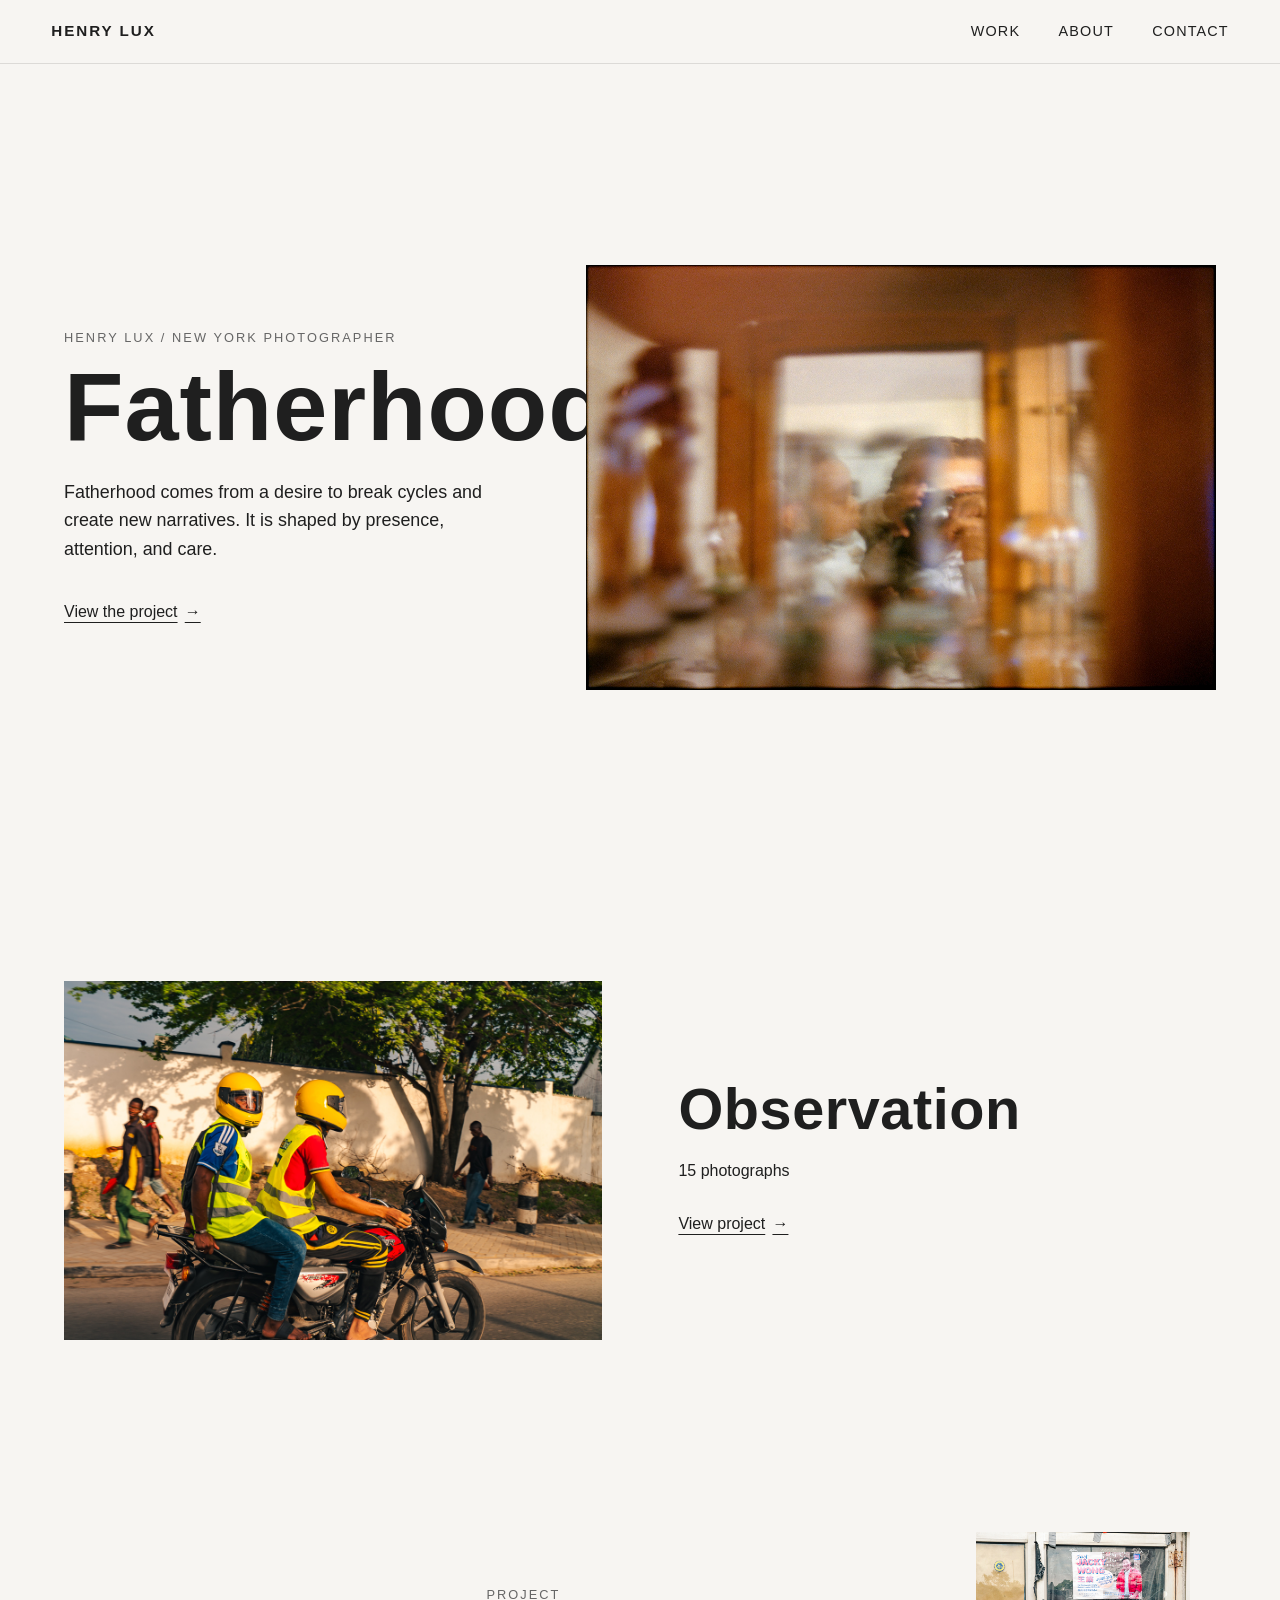
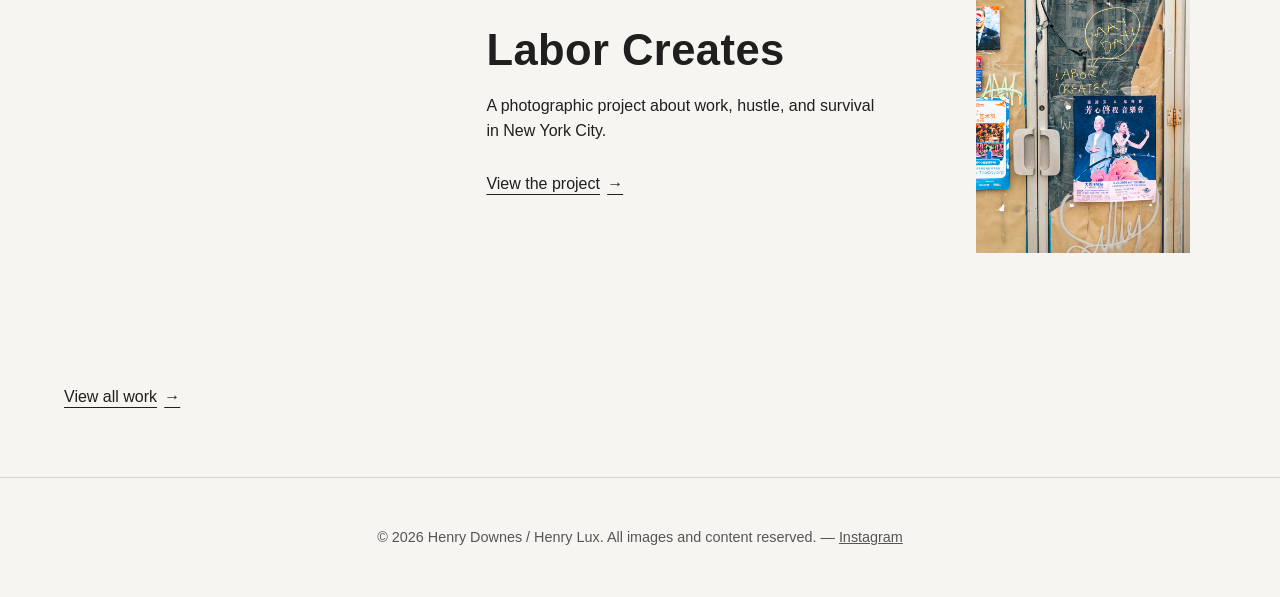
<file: index.html>
<!DOCTYPE html>
<html lang="en">
<head>
  <meta charset="UTF-8" />
  <meta name="viewport" content="width=device-width, initial-scale=1.0" />

  <title>HENRY LUX PHOTOGRAPHY</title>

  <meta name="description" content="Henry Lux is a New York-based photographer working with portraits, still life, and personal photographic projects.">
  <link rel="canonical" href="https://henryluxphotography.com/">
  <meta property="og:title" content="Henry Lux Photography">
  <meta property="og:description" content="Henry Lux is a New York-based photographer working with portraits, still life, and personal photographic projects.">
  <meta property="og:type" content="website">
  <meta property="og:url" content="https://henryluxphotography.com/">
  <meta property="og:site_name" content="Henry Lux Photography">

  <link rel="icon" href="/favicon.svg" type="image/svg+xml">
  <link rel="preload" as="image" href="images/projects/full/01-reflection-mirror-blur.jpg"
    imagesrcset="images/projects/thumbs/01-reflection-mirror-blur-thumb.jpg 1200w, images/projects/full/01-reflection-mirror-blur.jpg 2400w"
    imagesizes="(max-width: 400px) calc(100vw - 2.5rem), (max-width: 760px) min(90vw, 32rem), (max-width: 900px) calc((90vw - 3rem) / 1.75 + 1px), calc((min(100vw, 100rem) - 2 * clamp(1.25rem, 5vw, 5rem) - clamp(3rem, 8vw, 9rem)) * 0.6 + 1px)"
    fetchpriority="high">
  <link rel="stylesheet" href="css/style.css" />

</head>
<body class="prototype-home">

  <a href="#main-content" class="skip-link">Skip to main content</a>

  <header class="site-header prototype-header">
    <a href="index.html" class="logo" aria-label="Henry Lux, home" aria-current="page">HENRY LUX</a>

    <nav class="site-nav" id="site-nav" aria-label="Primary navigation">
      <a href="projects.html">Work</a>
      <a href="about.html">About</a>
      <a href="contact.html">Contact</a>
    </nav>

    <button
      type="button"
      class="menu-toggle"
      id="menu-toggle"
      aria-label="Toggle navigation"
      aria-controls="site-nav"
      aria-expanded="false"
    >
      Menu
    </button>
  </header>

  <main id="main-content">
    <section class="home-opening" aria-labelledby="home-opening-title">
      <div class="home-opening-copy">
        <p class="eyebrow">Henry Lux / New York photographer</p>
        <h1 id="home-opening-title">Fatherhood</h1>
        <p class="home-opening-description">
          Fatherhood comes from a desire to break cycles and create new narratives. It is shaped by presence, attention, and care.
        </p>
        <a class="text-link" href="fatherhood.html">View the project <span aria-hidden="true">&#8594;</span></a>
      </div>

      <a class="home-opening-image" href="fatherhood.html" aria-label="View the Fatherhood project">
        <img
          src="images/projects/full/01-reflection-mirror-blur.jpg"
          srcset="images/projects/thumbs/01-reflection-mirror-blur-thumb.jpg 1200w, images/projects/full/01-reflection-mirror-blur.jpg 2400w"
          sizes="(max-width: 400px) calc(100vw - 2.5rem), (max-width: 760px) min(90vw, 32rem), (max-width: 900px) calc((90vw - 3rem) / 1.75 + 1px), calc((min(100vw, 100rem) - 2 * clamp(1.25rem, 5vw, 5rem) - clamp(3rem, 8vw, 9rem)) * 0.6 + 1px)"
          width="2400" height="1618"
          alt="Blurred reflection of a father holding a camera beside a child in the glass of a display cabinet."
          fetchpriority="high"
        >
      </a>
    </section>

    <section class="home-observation" aria-labelledby="observation-title">
      <a class="home-project-image" href="observation.html" aria-label="View the Observation project">
        <img src="images/projects/observation/thumb/observation-01-yellow-helmets-thumb.jpg"
          width="1200" height="800"
          alt="Two people in yellow helmets and reflective vests riding a motorcycle past pedestrians"
          loading="lazy" decoding="async">
      </a>
      <div class="home-project-copy">
        <h2 id="observation-title">Observation</h2>
        <p>15 photographs</p>
        <a class="text-link" href="observation.html">View project <span aria-hidden="true">&#8594;</span></a>
      </div>
    </section>

    <section class="home-labor" aria-labelledby="labor-creates-title">
      <div class="home-project-copy">
        <p class="eyebrow">Project</p>
        <h2 id="labor-creates-title">Labor Creates</h2>
        <p>A photographic project about work, hustle, and survival in New York City.</p>
        <a class="text-link" href="labor-creates.html">View the project <span aria-hidden="true">&#8594;</span></a>
      </div>
      <a class="home-project-image" href="labor-creates.html" aria-label="View the Labor Creates project">
        <img src="images/projects/labor-creates/full/01-labor-creates-door.jpg"
          srcset="images/projects/labor-creates/thumbs/01-labor-creates-door-thumb.jpg 800w, images/projects/labor-creates/full/01-labor-creates-door.jpg 1600w"
          sizes="(max-width: 760px) min(52vw, 12rem), calc(min(19vw, 15rem) - clamp(0rem, 2vw, 2rem))"
          width="1600" height="2400"
          alt="Weathered Chinatown storefront door with posters and the yellow words Labor Creates written on the glass"
          loading="lazy" decoding="async">
      </a>
    </section>

    <div class="home-work-route">
      <a class="text-link" href="projects.html">View all work <span aria-hidden="true">&#8594;</span></a>
    </div>
  </main>

  <footer class="site-footer prototype-footer">
    <p>&copy; 2026 Henry Downes / Henry Lux. All images and content reserved. — 
      <a href="https://instagram.com/hluxphotography" target="_blank" rel="noopener noreferrer">Instagram</a>
    </p>
  </footer>

  <script src="js/main.js"></script>
</body>
</html>
</file>
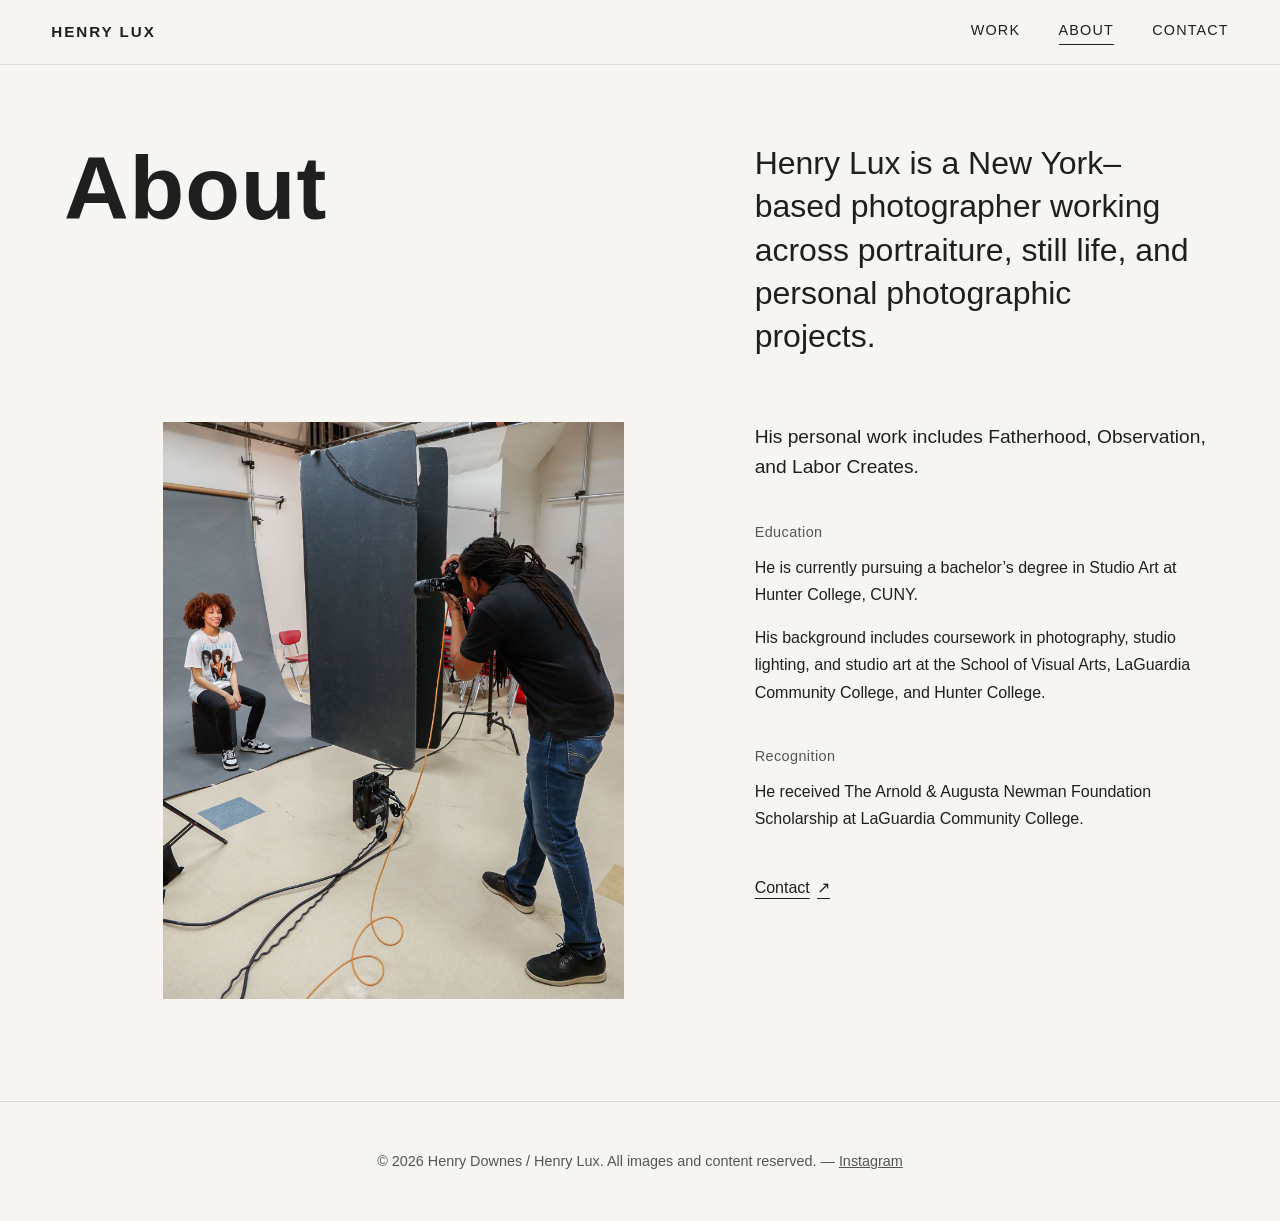
<file: about.html>
<!DOCTYPE html>
<html lang="en">
<head>
  <meta charset="UTF-8" />
  <meta name="viewport" content="width=device-width, initial-scale=1.0" />

  <title>About | HENRY LUX PHOTOGRAPHY</title>

  <meta name="description" content="Henry Lux is a New York–based photographer working across portraiture, still life, and personal photographic projects.">

  <link rel="canonical" href="https://henryluxphotography.com/about.html">
  <meta property="og:title" content="About | Henry Lux Photography">
  <meta property="og:description" content="Henry Lux is a New York–based photographer working across portraiture, still life, and personal photographic projects.">
  <meta property="og:type" content="website">
  <meta property="og:url" content="https://henryluxphotography.com/about.html">
  <meta property="og:site_name" content="Henry Lux Photography">

  <link rel="icon" href="/favicon.svg" type="image/svg+xml">
  <link rel="stylesheet" href="css/style.css" />

  <script type="application/ld+json">
{
  "@context": "https://schema.org",
  "@type": "ProfilePage",
  "name": "About Henry Lux",
  "url": "https://henryluxphotography.com/about.html",
  "mainEntity": {
    "@type": "Person",
    "name": "Henry Lux",
    "alternateName": "Henry Downes",
    "jobTitle": "Photographer",
    "description": "Henry Lux is a New York–based photographer working across portraiture, still life, and personal photographic projects.",
    "url": "https://henryluxphotography.com/about.html",
    "image": "https://henryluxphotography.com/images/site/about-henry-lux.jpg",
    "sameAs": [
      "https://www.instagram.com/hluxphotography/"
    ],
    "address": {
      "@type": "PostalAddress",
      "addressLocality": "New York",
      "addressRegion": "NY",
      "addressCountry": "US"
    }
  }
}
</script>
</head>
<body class="about-page">

  <a href="#main-content" class="skip-link">Skip to main content</a>

  <header class="site-header prototype-header">
    <a href="index.html" class="logo" aria-label="Henry Lux, home">HENRY LUX</a>

    <nav class="site-nav" id="site-nav" aria-label="Primary navigation">
      <a href="projects.html">Work</a>
      <a href="about.html" class="current-page" aria-current="page">About</a>
      <a href="contact.html">Contact</a>
    </nav>

    <button
      type="button"
      class="menu-toggle"
      id="menu-toggle"
      aria-label="Toggle navigation"
      aria-controls="site-nav"
      aria-expanded="false"
    >
      Menu
    </button>
  </header>

  <main id="main-content" class="about-editorial">
    <h1>About</h1>

    <p class="about-introduction">
      Henry Lux is a New York–based photographer working across portraiture, still life, and personal photographic projects.
    </p>

    <figure class="about-working-image">
      <img
        src="images/site/about-henry-lux.jpg"
        alt="Henry Lux photographing a portrait session in the studio"
        width="1600"
        height="2000"
        decoding="async"
      >
    </figure>

    <div class="about-details">
      <div class="about-practice">
        <p>His personal work includes Fatherhood, Observation, and Labor Creates.</p>
      </div>

      <section aria-labelledby="education-heading">
        <h2 id="education-heading">Education</h2>
        <p>
          He is currently pursuing a bachelor’s degree in Studio Art at Hunter College, CUNY.
        </p>
        <p>
          His background includes coursework in photography, studio lighting, and
          studio art at the School of Visual Arts, LaGuardia Community College, and
          Hunter College.
        </p>
      </section>

      <section aria-labelledby="recognition-heading">
        <h2 id="recognition-heading">Recognition</h2>
        <p>
          He received The Arnold &amp; Augusta Newman Foundation Scholarship
          at LaGuardia Community College.
        </p>
      </section>

      <a href="contact.html" class="text-link">Contact <span aria-hidden="true">&#8599;</span></a>
    </div>
  </main>

  <footer class="site-footer prototype-footer">
    <p>&copy; 2026 Henry Downes / Henry Lux. All images and content reserved. — 
      <a href="https://instagram.com/hluxphotography" target="_blank" rel="noopener noreferrer">Instagram</a>
    </p>
  </footer>

  <script src="js/main.js"></script>
</body>
</html>
</file>
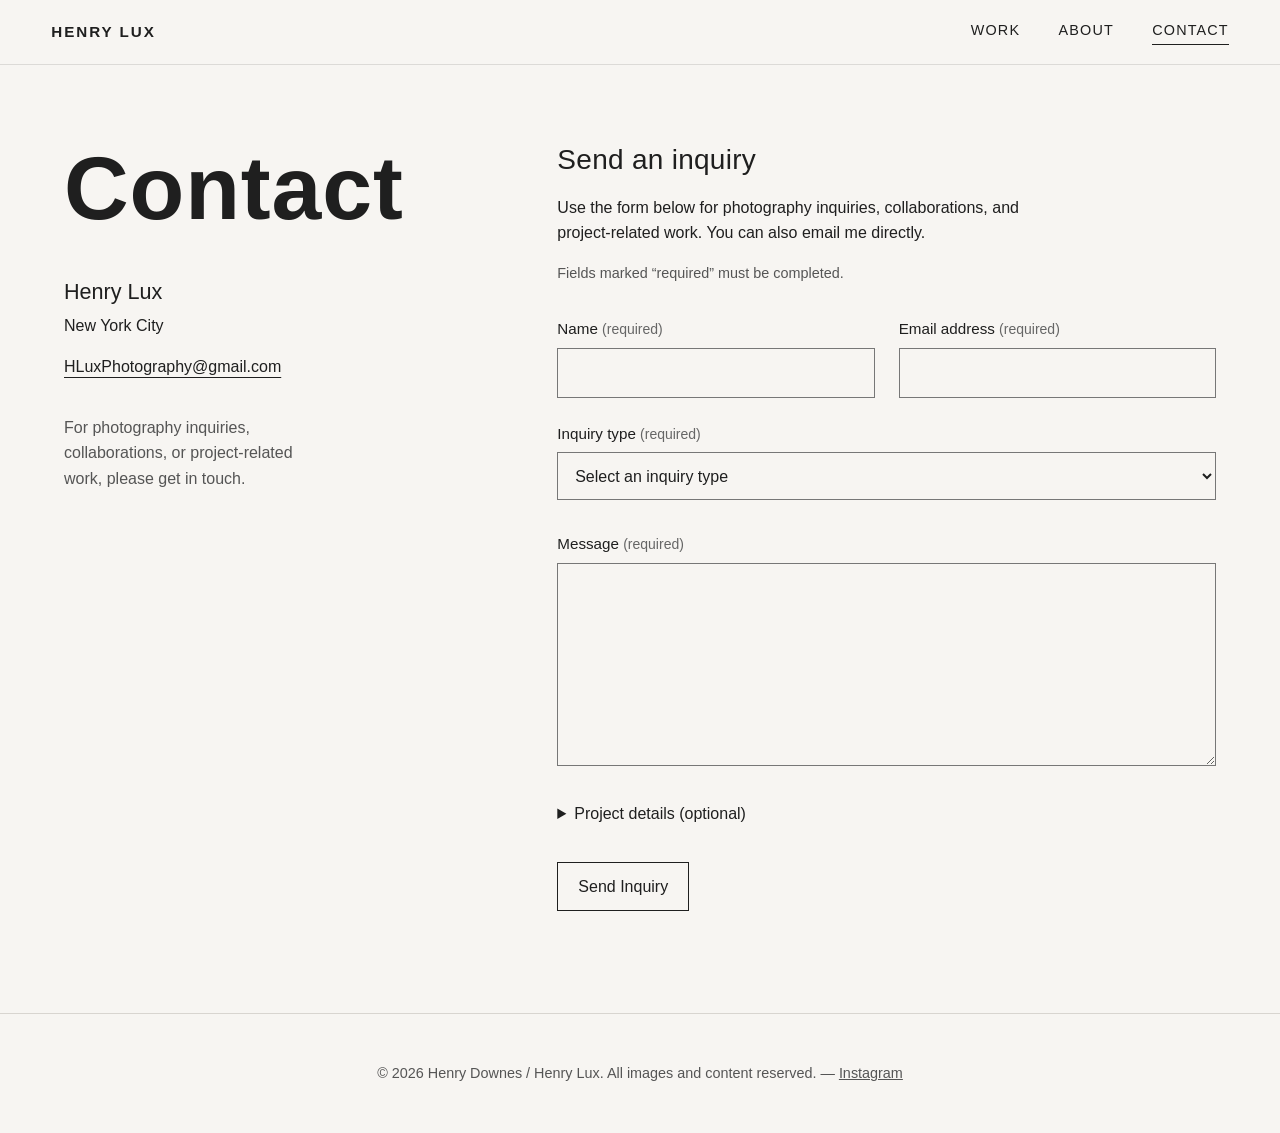
<file: contact.html>
<!DOCTYPE html>
<html lang="en">
<head>
  <meta charset="UTF-8" />
  <meta name="viewport" content="width=device-width, initial-scale=1.0" />

  <title>Contact | HENRY LUX PHOTOGRAPHY</title>

  <meta name="description" content="Contact Henry Lux for photography inquiries, collaborations, and project-related work.">

  <link rel="canonical" href="https://henryluxphotography.com/contact.html">
  <meta property="og:title" content="Contact | Henry Lux Photography">
  <meta property="og:description" content="Contact Henry Lux for photography inquiries, collaborations, and project-related work.">
  <meta property="og:type" content="website">
  <meta property="og:url" content="https://henryluxphotography.com/contact.html">
  <meta property="og:site_name" content="Henry Lux Photography">

  <link rel="icon" href="/favicon.svg" type="image/svg+xml">
  <link rel="stylesheet" href="css/style.css" />

  <script type="application/ld+json">
{
  "@context": "https://schema.org",
  "@type": "ContactPage",
  "name": "Contact Henry Lux Photography",
  "description": "Contact Henry Lux for photography inquiries, collaborations, and project-related work.",
  "url": "https://henryluxphotography.com/contact.html"
}
</script>
</head>
<body class="contact-page">

  <a href="#main-content" class="skip-link">Skip to main content</a>

  <header class="site-header prototype-header">
    <a href="index.html" class="logo" aria-label="Henry Lux, home">HENRY LUX</a>

    <nav class="site-nav" id="site-nav" aria-label="Primary navigation">
      <a href="projects.html">Work</a>
      <a href="about.html">About</a>
      <a href="contact.html" class="current-page" aria-current="page">Contact</a>
    </nav>

    <button
      type="button"
      class="menu-toggle"
      id="menu-toggle"
      aria-label="Toggle navigation"
      aria-controls="site-nav"
      aria-expanded="false"
    >
      Menu
    </button>
  </header>

  <main id="main-content">

    <section class="contact-editorial">
      <div class="contact-identity">
        <h1>Contact</h1>

        <p class="contact-name">Henry Lux</p>
        <p>New York City</p>
        <a class="text-link contact-email" href="mailto:HLuxPhotography@gmail.com">HLuxPhotography@gmail.com</a>

        <p class="contact-introduction">
          For photography inquiries, collaborations, or project-related work, please get in touch.
        </p>
      </div>

      <div class="inquiry-panel">
          <h2>Send an inquiry</h2>
          <p>
            Use the form below for photography inquiries, collaborations, and project-related work. You can also email me directly.
          </p>
          <p class="form-required-note" id="form-required-note">
            Fields marked “required” must be completed.
          </p>

          <form
            id="contact-form"
            class="inquiry-form"
            action="https://formspree.io/f/xyegzwdn"
            method="post"
            accept-charset="UTF-8"
            aria-describedby="form-required-note"
          >
            <input type="hidden" name="_subject" value="New photography inquiry">

            <div class="form-grid">
              <div class="form-field">
                <label for="inquiry-name">Name <span class="required-label">(required)</span></label>
                <input
                  type="text"
                  id="inquiry-name"
                  name="name"
                  autocomplete="name"
                  required
                >
              </div>

              <div class="form-field">
                <label for="inquiry-email">Email address <span class="required-label">(required)</span></label>
                <input
                  type="email"
                  id="inquiry-email"
                  name="email"
                  autocomplete="email"
                  inputmode="email"
                  required
                >
              </div>

              <div class="form-field form-field-full">
                <label for="inquiry-type">Inquiry type <span class="required-label">(required)</span></label>
                <select id="inquiry-type" name="inquiry_type" required aria-controls="institutional-fields">
                  <option value="">Select an inquiry type</option>
                  <option value="general">General inquiry</option>
                  <option value="portrait">Portrait photography</option>
                  <option value="event">Event photography</option>
                  <option value="institutional">Institutional or organizational photography</option>
                  <option value="other">Other</option>
                </select>
              </div>
            </div>

            <fieldset class="institutional-fields" id="institutional-fields">
              <legend>Institutional or organizational details</legend>
              <p class="field-hint">
                These fields are optional and help clarify institutional assignments.
              </p>

              <div class="form-grid">
                <div class="form-field">
                  <label for="assignment-type">Type of event or assignment <span class="optional-label">(optional)</span></label>
                  <input
                    type="text"
                    id="assignment-type"
                    name="event_or_assignment_type"
                    autocomplete="off"
                  >
                </div>

                <div class="form-field">
                  <label for="estimated-attendance">Estimated attendance <span class="optional-label">(optional)</span></label>
                  <input
                    type="number"
                    id="estimated-attendance"
                    name="estimated_attendance"
                    min="1"
                    inputmode="numeric"
                    autocomplete="off"
                  >
                </div>

                <div class="form-field form-field-full">
                  <label for="coverage-duration">Expected coverage duration <span class="optional-label">(optional)</span></label>
                  <input
                    type="text"
                    id="coverage-duration"
                    name="expected_coverage_duration"
                    autocomplete="off"
                    placeholder="For example, 4 hours"
                  >
                </div>

                <div class="form-field form-field-full">
                  <label for="photograph-use">Intended use of the photographs <span class="optional-label">(optional)</span></label>
                  <textarea
                    id="photograph-use"
                    name="intended_use"
                    rows="4"
                  ></textarea>
                </div>

                <div class="form-field form-field-full">
                  <label for="procurement-requirements">Vendor, insurance, or procurement requirements <span class="optional-label">(optional)</span></label>
                  <textarea
                    id="procurement-requirements"
                    name="vendor_insurance_or_procurement_requirements"
                    rows="4"
                  ></textarea>
                </div>
              </div>
            </fieldset>

            <p class="visually-hidden" id="institutional-fields-status" aria-live="polite"></p>

            <div class="form-field form-field-full message-field">
              <label for="inquiry-message">Message <span class="required-label">(required)</span></label>
              <textarea
                id="inquiry-message"
                name="message"
                rows="7"
                required
              ></textarea>
            </div>

            <details class="project-details">
              <summary>Project details (optional)</summary>
              <div class="form-grid">
              <div class="form-field">
                <label for="inquiry-organization">Organization or department <span class="optional-label">(optional)</span></label>
                <input
                  type="text"
                  id="inquiry-organization"
                  name="organization_or_department"
                  autocomplete="organization"
                >
              </div>

              <div class="form-field">
                <label for="inquiry-phone">Phone number <span class="optional-label">(optional)</span></label>
                <input
                  type="tel"
                  id="inquiry-phone"
                  name="phone"
                  autocomplete="tel"
                  inputmode="tel"
                >
              </div>

              <div class="form-field">
                <label for="preferred-date">Preferred event or project date <span class="optional-label">(optional)</span></label>
                <input
                  type="date"
                  id="preferred-date"
                  name="preferred_event_or_project_date"
                  autocomplete="off"
                >
              </div>

              <div class="form-field">
                <label for="inquiry-location">Location <span class="optional-label">(optional)</span></label>
                <input
                  type="text"
                  id="inquiry-location"
                  name="location"
                  autocomplete="off"
                >
              </div>
              </div>
            </details>

            <div class="form-honeypot" aria-hidden="true">
              <label for="inquiry-website">Leave this field blank</label>
              <input
                type="text"
                id="inquiry-website"
                name="_gotcha"
                tabindex="-1"
                autocomplete="off"
              >
            </div>

            <div class="form-messages" aria-live="polite" aria-atomic="true">
              <p class="form-status form-success" id="form-success" role="status" tabindex="-1" hidden>
                Thank you. Your inquiry has been sent.
              </p>
              <p class="form-status form-error" id="form-error" role="alert" tabindex="-1" hidden>
                Your inquiry could not be sent. Please try again or email HLuxPhotography@gmail.com directly.
              </p>
            </div>

            <button class="button" id="inquiry-submit" type="submit">Send Inquiry</button>
          </form>
      </div>
    </section>

  </main>

  <footer class="site-footer prototype-footer">
    <p>&copy; 2026 Henry Downes / Henry Lux. All images and content reserved. — 
      <a href="https://instagram.com/hluxphotography" target="_blank" rel="noopener noreferrer">Instagram</a>
    </p>
  </footer>

  <script src="js/main.js"></script>
</body>
</html>
</file>
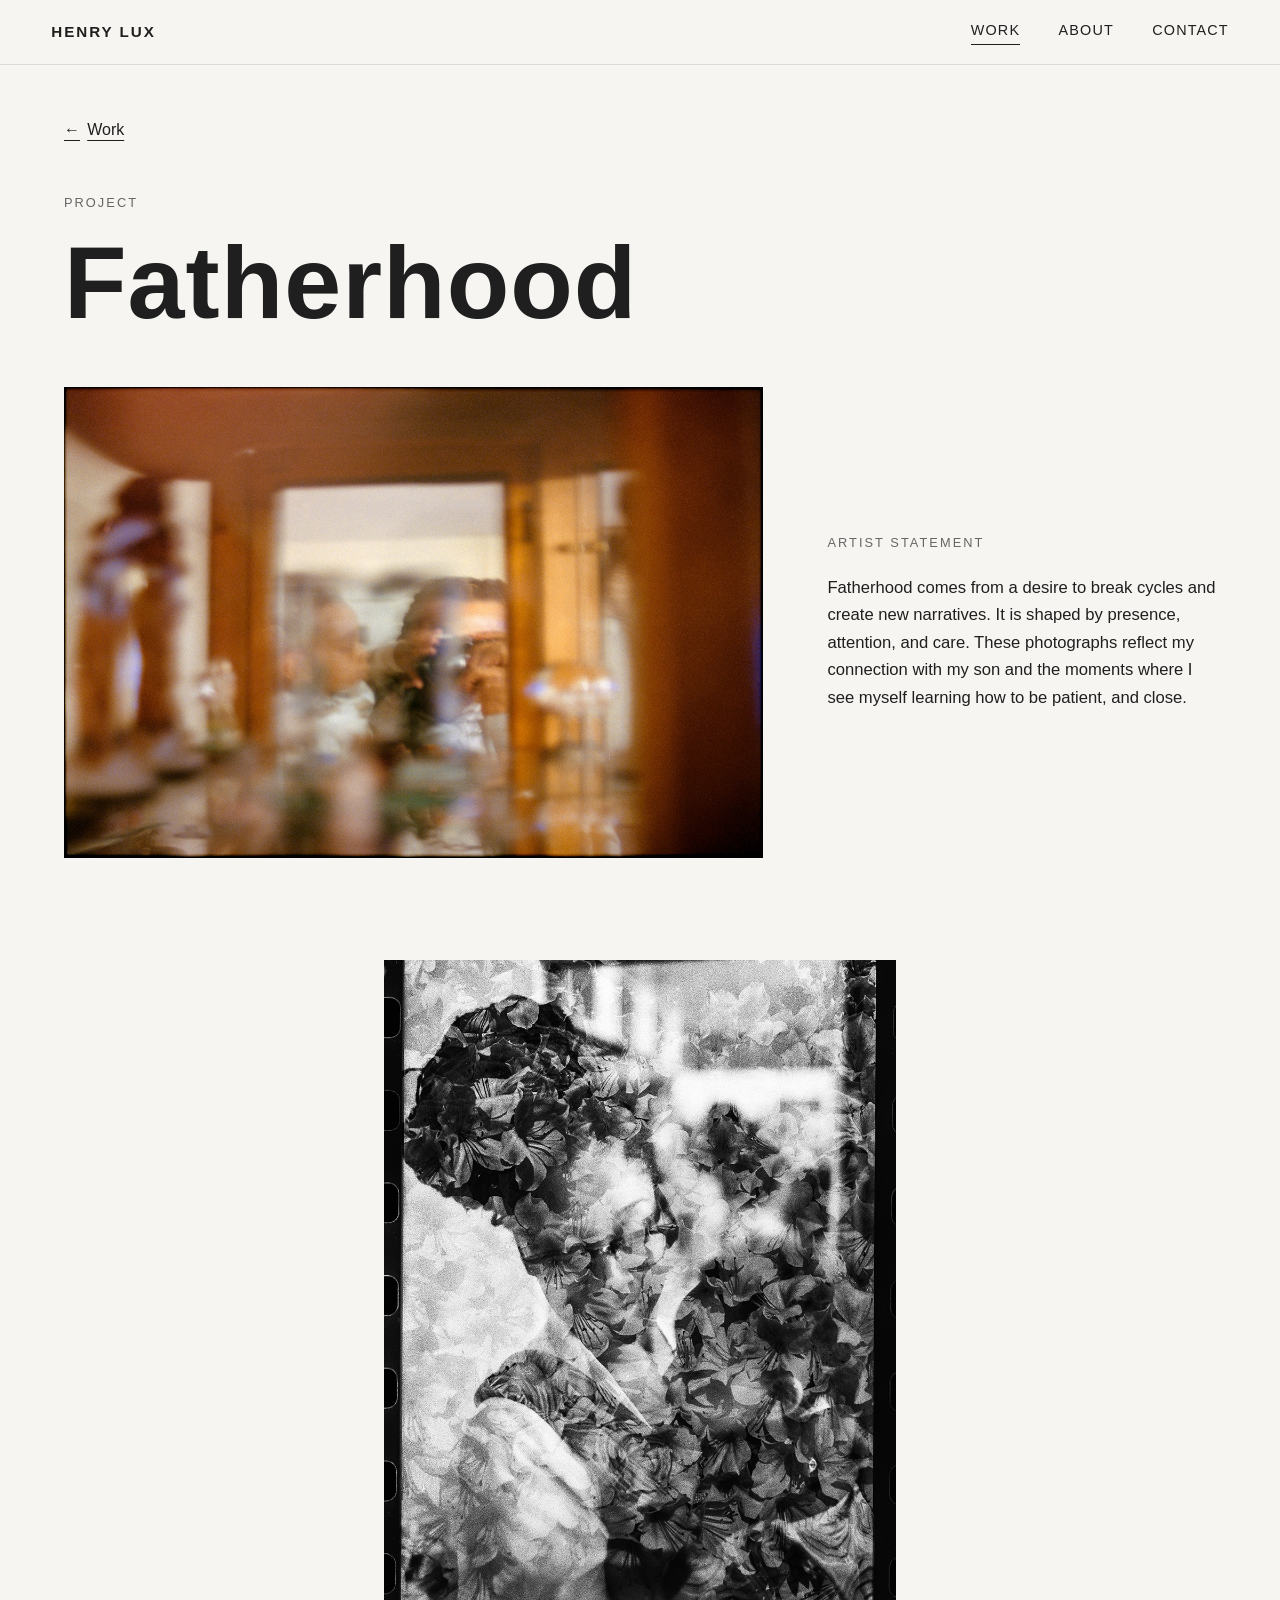
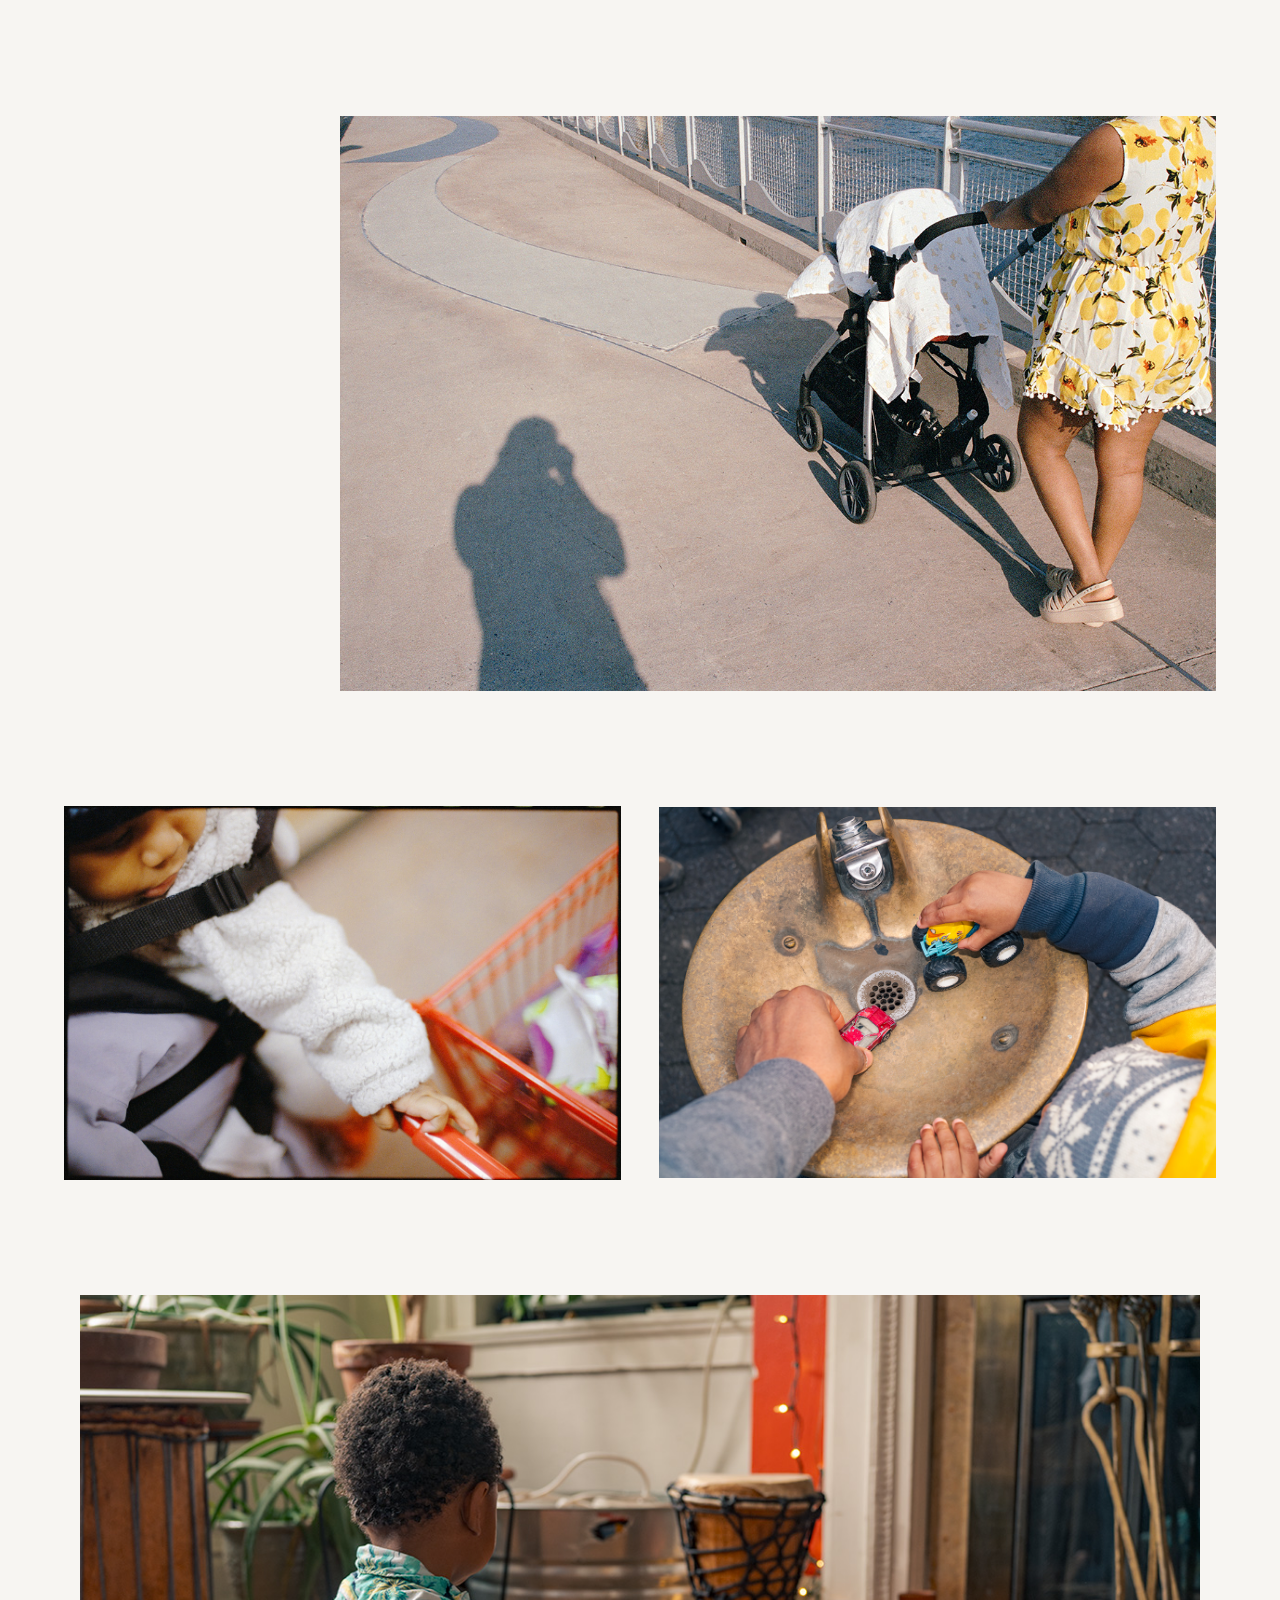
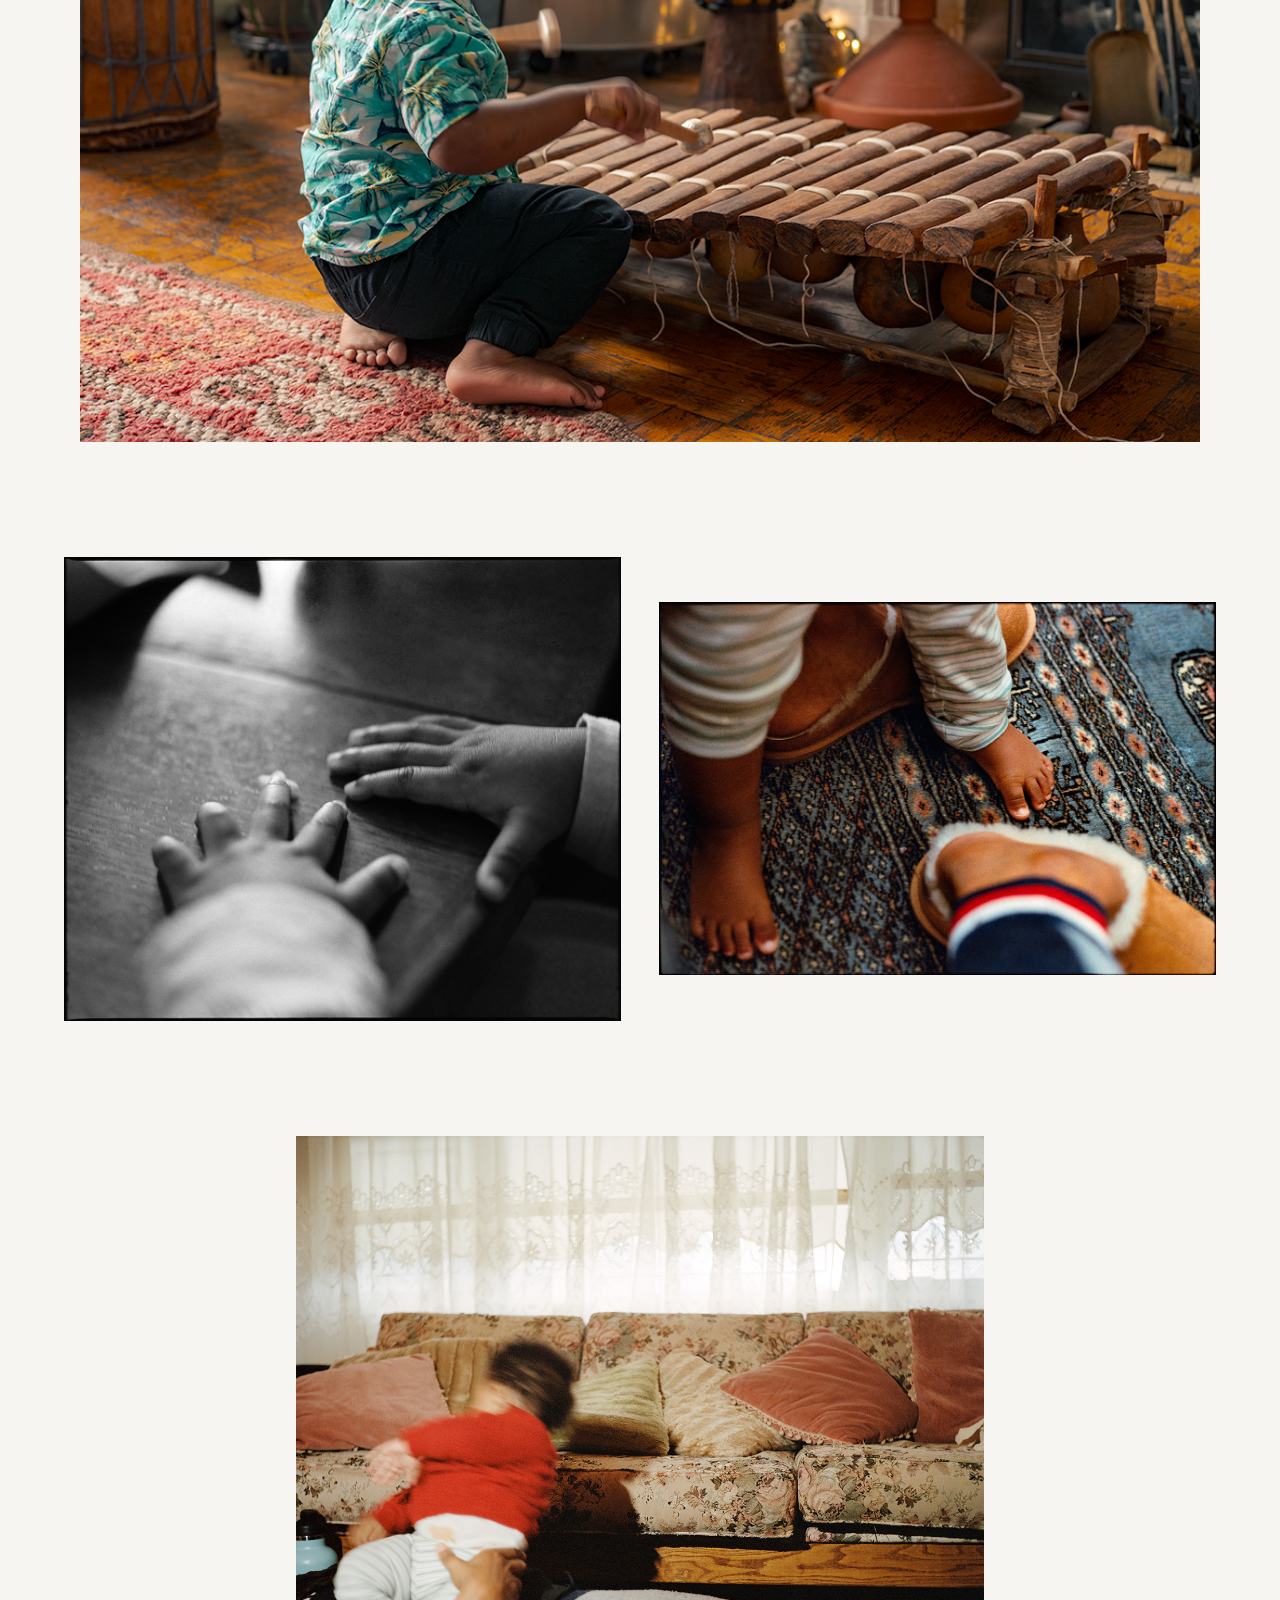
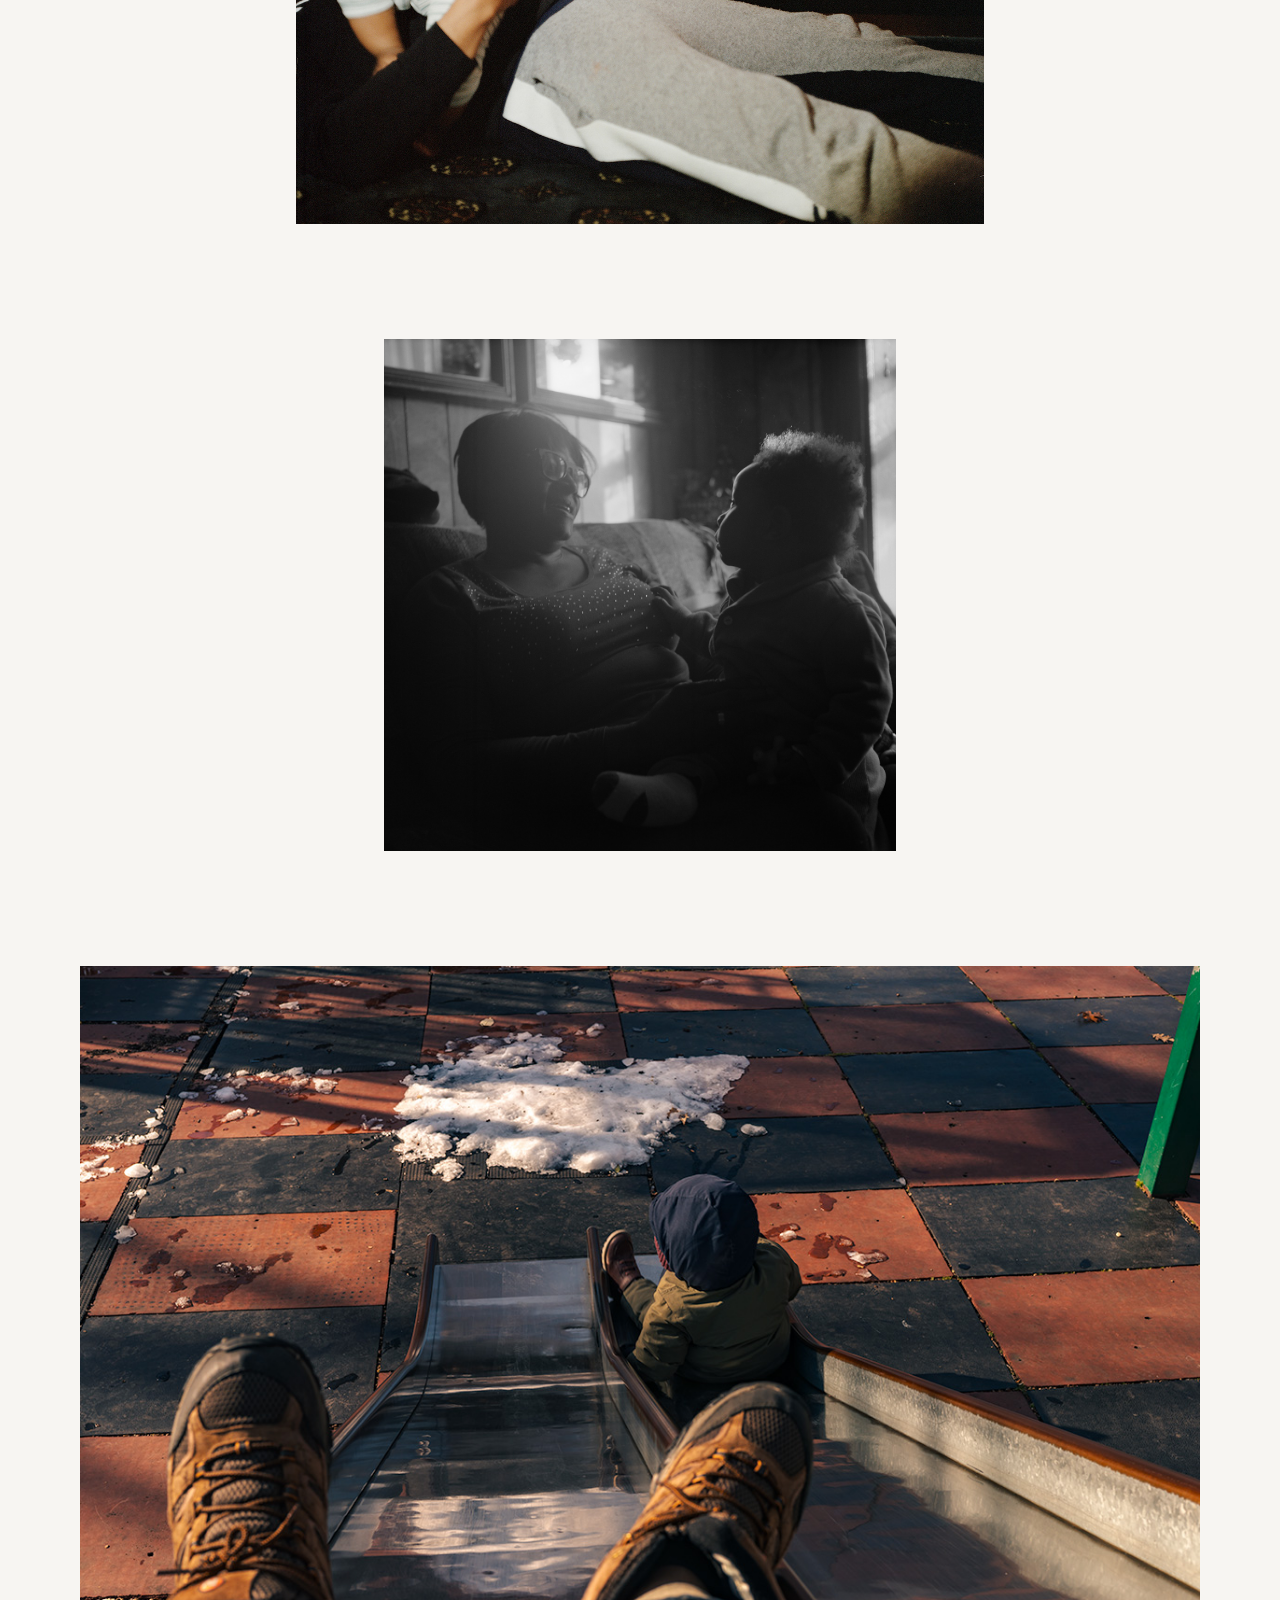
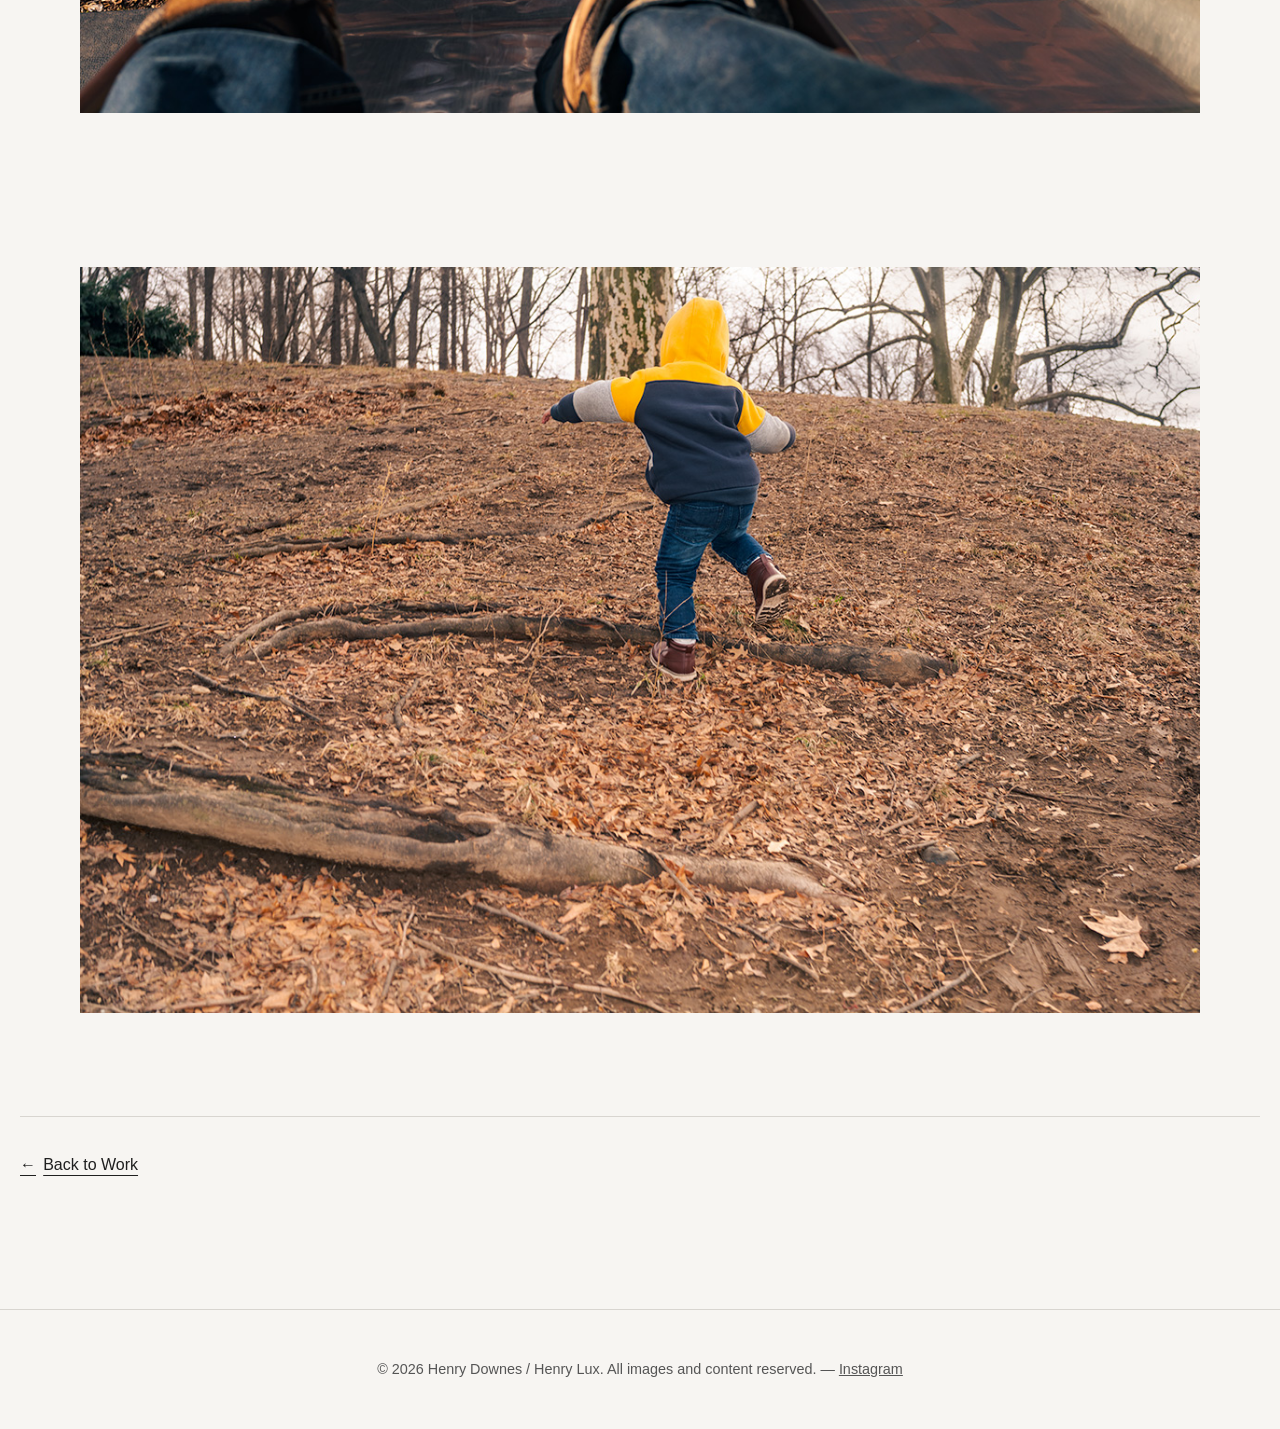
<file: fatherhood.html>
<!DOCTYPE html>
<html lang="en">
<head>
  <meta charset="UTF-8" />
  <meta name="viewport" content="width=device-width, initial-scale=1.0" />

  <title>Fatherhood | HENRY LUX PHOTOGRAPHY</title>

  <meta name="description" content="Fatherhood, a photography project by Henry Lux.">

  <link rel="canonical" href="https://henryluxphotography.com/fatherhood.html">
  <meta property="og:title" content="Fatherhood | Henry Lux Photography">
  <meta property="og:description" content="Fatherhood, a photography project by Henry Lux.">
  <meta property="og:type" content="website">
  <meta property="og:url" content="https://henryluxphotography.com/fatherhood.html">
  <meta property="og:site_name" content="Henry Lux Photography">

  <link rel="icon" href="/favicon.svg" type="image/svg+xml">
  <link rel="stylesheet" href="css/style.css" />
</head>
<body class="fatherhood-project">

  <a href="#main-content" class="skip-link">Skip to main content</a>

  <header class="site-header prototype-header">
    <a href="index.html" class="logo" aria-label="Henry Lux, home">HENRY LUX</a>

    <nav class="site-nav" id="site-nav" aria-label="Primary navigation">
      <a href="projects.html" class="current-page" aria-current="true">Work</a>
      <a href="about.html">About</a>
      <a href="contact.html">Contact</a>
    </nav>

    <button
      type="button"
      class="menu-toggle"
      id="menu-toggle"
      aria-label="Toggle navigation"
      aria-controls="site-nav"
      aria-expanded="false"
    >
      Menu
    </button>
  </header>

  <main id="main-content">
    <section class="fatherhood-intro" aria-labelledby="project-title">
      <a class="back-link" href="projects.html"><span aria-hidden="true">&#8592;</span> Work</a>
      <div class="fatherhood-opening">
        <div class="fatherhood-title">
          <p class="eyebrow">Project</p>
          <h1 id="project-title">Fatherhood</h1>
        </div>
        <div class="gallery fatherhood-opening-image">
        <a href="images/projects/full/01-reflection-mirror-blur.jpg">
          <img src="images/projects/thumbs/01-reflection-mirror-blur-thumb.jpg"
            alt="Blurred reflection of a father holding a camera beside a child in the glass of a display cabinet." width="1200" height="809" decoding="async">
        </a>
        </div>
      <div class="artist-statement">
        <p class="eyebrow">Artist Statement</p>

        <p>
          Fatherhood comes from a desire to break cycles and create new narratives.
          It is shaped by presence, attention, and care. These photographs reflect my
          connection with my son and the moments where I see myself learning how to be
          patient, and close.
        </p>
      </div>
      </div>
    </section>

    <section class="gallery fatherhood-sequence" aria-label="Fatherhood photograph sequence">
      <div class="fatherhood-group fatherhood-compact">
        <a href="images/projects/full/02-double-exposure-flowers.jpg">
          <img src="images/projects/thumbs/02-double-exposure-flowers-thumb.jpg"
            alt="Black-and-white double exposure of an adult holding a child, overlaid with flowers." width="960" height="1200" loading="lazy" decoding="async">
        </a>
      </div>

      <div class="fatherhood-group fatherhood-inset">
        <a href="images/projects/full/03-stroller-shadow.jpg">
          <img src="images/projects/thumbs/03-stroller-shadow-thumb.jpg"
            alt="A woman pushes a covered stroller across pavement marked by curving lines, with the photographer's shadow in the foreground." width="1200" height="788" loading="lazy" decoding="async">
        </a>
      </div>

      <div class="fatherhood-group fatherhood-pair">
        <a href="images/projects/full/04-shopping-cart-hand.jpg">
          <img src="images/projects/thumbs/04-shopping-cart-hand-thumb.jpg"
            alt="Child in a front carrier gripping the red edge of a shopping cart." width="1200" height="806" loading="lazy" decoding="async">
        </a>
        <a href="images/projects/full/05-toy-cars-hands.jpg">
          <img src="images/projects/thumbs/05-toy-cars-hands-thumb.jpg"
            alt="An adult's hand and a child's hand play with a small red car and toy monster truck on a fountain basin." width="1200" height="800" loading="lazy" decoding="async">
        </a>
      </div>

      <div class="fatherhood-group fatherhood-wide">
        <a href="images/projects/full/06-child-playing-instrument.jpg">
          <img src="images/projects/thumbs/06-child-playing-instrument-thumb.jpg"
            alt="Child seated on the floor striking a wooden xylophone with mallets, with drums in the background." width="1200" height="800" loading="lazy" decoding="async">
        </a>
      </div>

      <div class="fatherhood-group fatherhood-pair">
        <a href="images/projects/full/07-hands-on-table.jpg">
          <img src="images/projects/thumbs/07-hands-on-table-thumb.jpg"
            alt="Black-and-white detail of hands resting on a wooden table." width="1200" height="1000" loading="lazy" decoding="async">
        </a>
        <a href="images/projects/full/08-feet-rug.jpg">
          <img src="images/projects/thumbs/08-feet-rug-thumb.jpg"
            alt="A child's bare feet beside an adult's slippered feet on a patterned rug." width="1200" height="805" loading="lazy" decoding="async">
        </a>
      </div>

      <div class="fatherhood-group fatherhood-square">
        <a href="images/projects/full/09-couch-red-shirt.jpg">
          <img src="images/projects/thumbs/09-couch-red-shirt-thumb.jpg"
            alt="Father lying on the floor holding a motion-blurred child in a red shirt in front of a floral couch." width="1200" height="1200" loading="lazy" decoding="async">
        </a>
      </div>

      <div class="fatherhood-group fatherhood-compact">
        <a href="images/projects/full/10-generational-portrait.jpg">
          <img src="images/projects/thumbs/10-generational-portrait-thumb.jpg"
            alt="Black-and-white portrait of a grandmother holding her grandson face-to-face, the child in silhouette and her face softly lit." width="1200" height="1200" loading="lazy" decoding="async">
        </a>
      </div>

      <div class="fatherhood-group fatherhood-wide">
        <a href="images/projects/full/11-slide-pov.jpg">
          <img src="images/projects/thumbs/11-slide-pov-thumb.jpg"
            alt="View from the top of a double playground slide past the photographer's boots toward a child seated at the bottom, with snow on red-and-black checkered ground." width="1200" height="800" loading="lazy" decoding="async">
        </a>
      </div>

      <div class="fatherhood-group fatherhood-wide fatherhood-finale">
        <a href="images/projects/full/12-walking-uphill.jpg">
          <img src="images/projects/thumbs/12-walking-uphill-thumb.jpg"
            alt="Child seen from behind running up a leaf-covered hill." width="1200" height="800" loading="lazy" decoding="async">
        </a>
      </div>

    </section>

    <nav class="project-end" aria-label="Project navigation">
      <a class="text-link" href="projects.html"><span aria-hidden="true">&#8592;</span> Back to Work</a>
    </nav>
  </main>

  <footer class="site-footer prototype-footer">
    <p>&copy; 2026 Henry Downes / Henry Lux. All images and content reserved. — 
      <a href="https://instagram.com/hluxphotography" target="_blank" rel="noopener noreferrer">Instagram</a>
    </p>
  </footer>

  <!-- Lightbox Modal Box -->

  <div id="lightbox" class="lightbox" role="dialog" aria-modal="true" aria-label="Expanded photograph">

    <button type="button" class="lightbox-close" aria-label="Close image">&times;</button>

    <button type="button" class="lightbox-fullscreen" id="lightbox-fullscreen" aria-label="Enter fullscreen" aria-pressed="false" hidden>
      <svg width="22" height="22" viewBox="0 0 24 24" fill="none" stroke="currentColor" stroke-width="1.5" aria-hidden="true" focusable="false">
        <path class="fullscreen-enter-icon" d="M8 3H3v5m13-5h5v5M3 16v5h5m13-5v5h-5" />
        <path class="fullscreen-exit-icon" d="M3 8h5V3m13 5h-5V3M8 21v-5H3m13 5v-5h5" />
      </svg>
    </button>

    <button type="button" class="lightbox-nav lightbox-prev" aria-label="Previous image">&#10094;</button>

    <img class="lightbox-content" id="lightbox-img" alt="">

    <p class="lightbox-position" id="lightbox-position" aria-live="polite" aria-atomic="true"></p>

    <button type="button" class="lightbox-nav lightbox-next" aria-label="Next image">&#10095;</button>

  </div>

  <script src="js/main.js"></script>
</body>
</html>
</file>
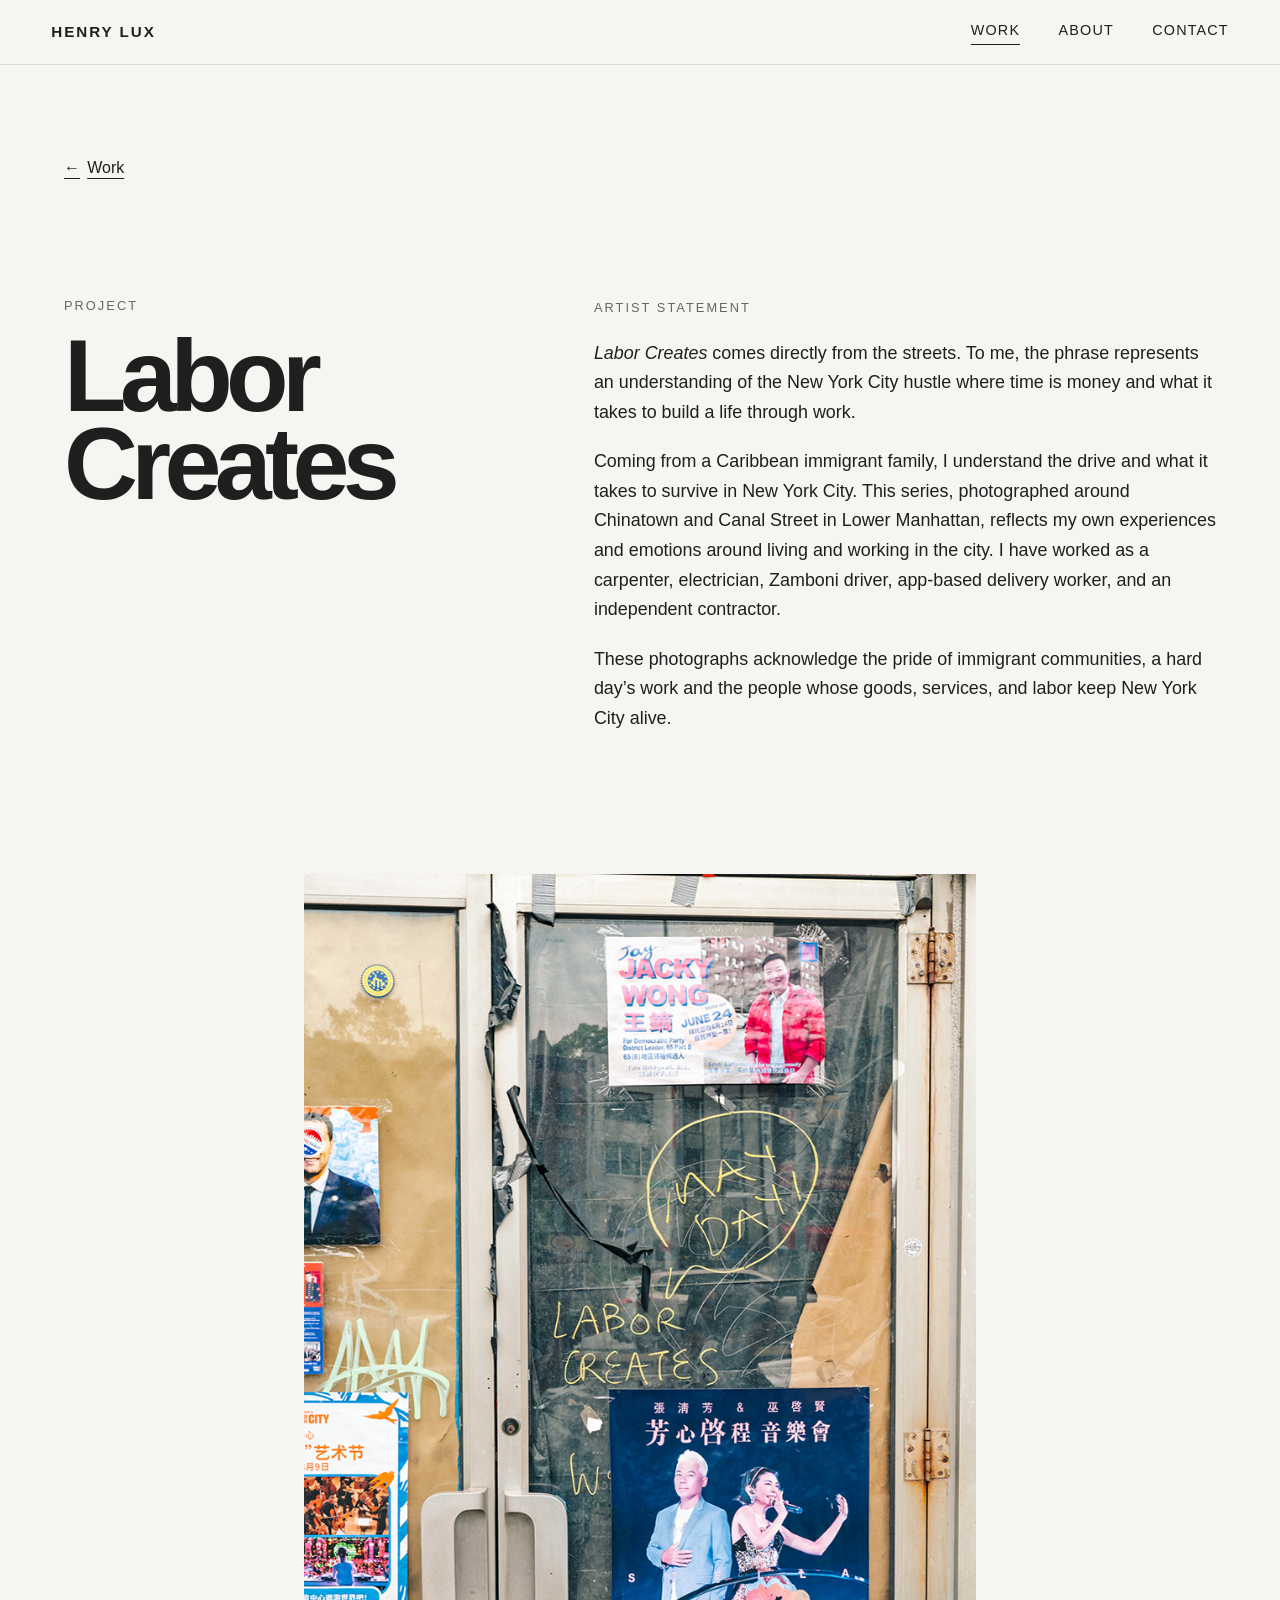
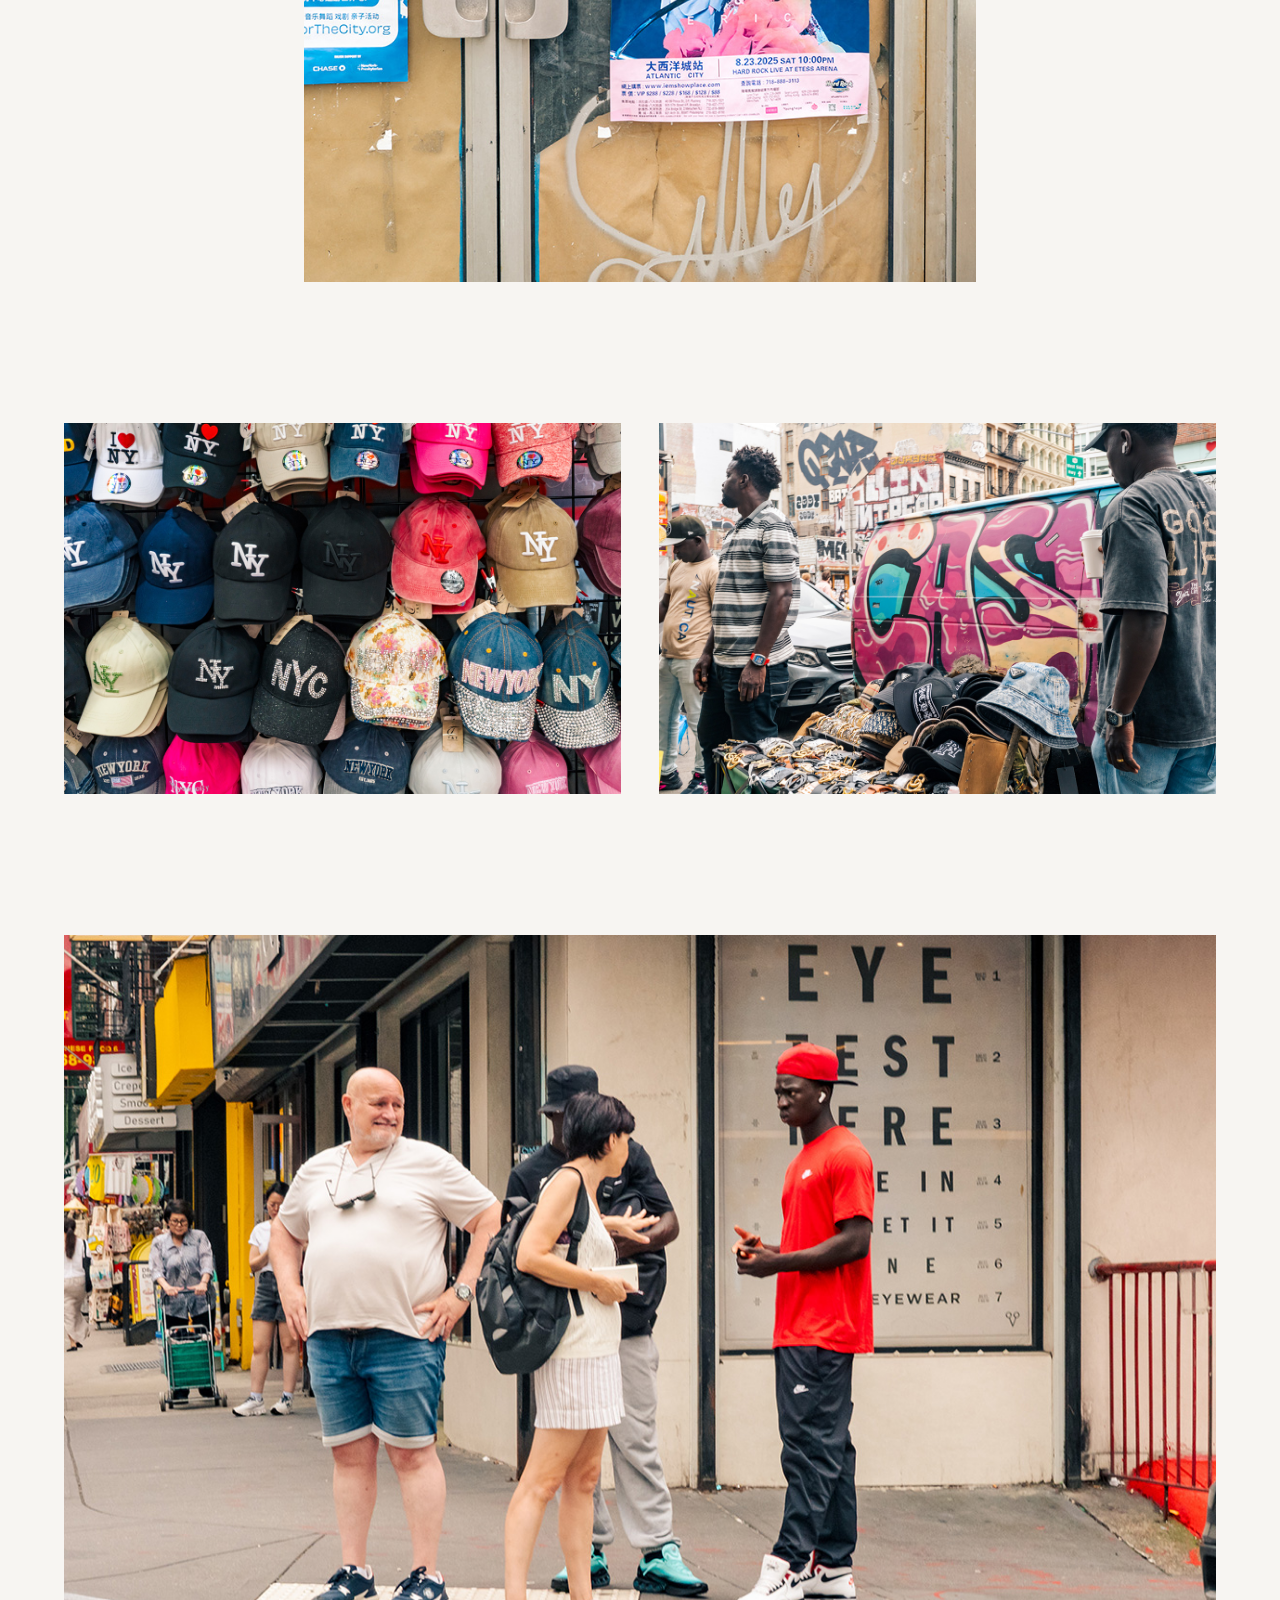
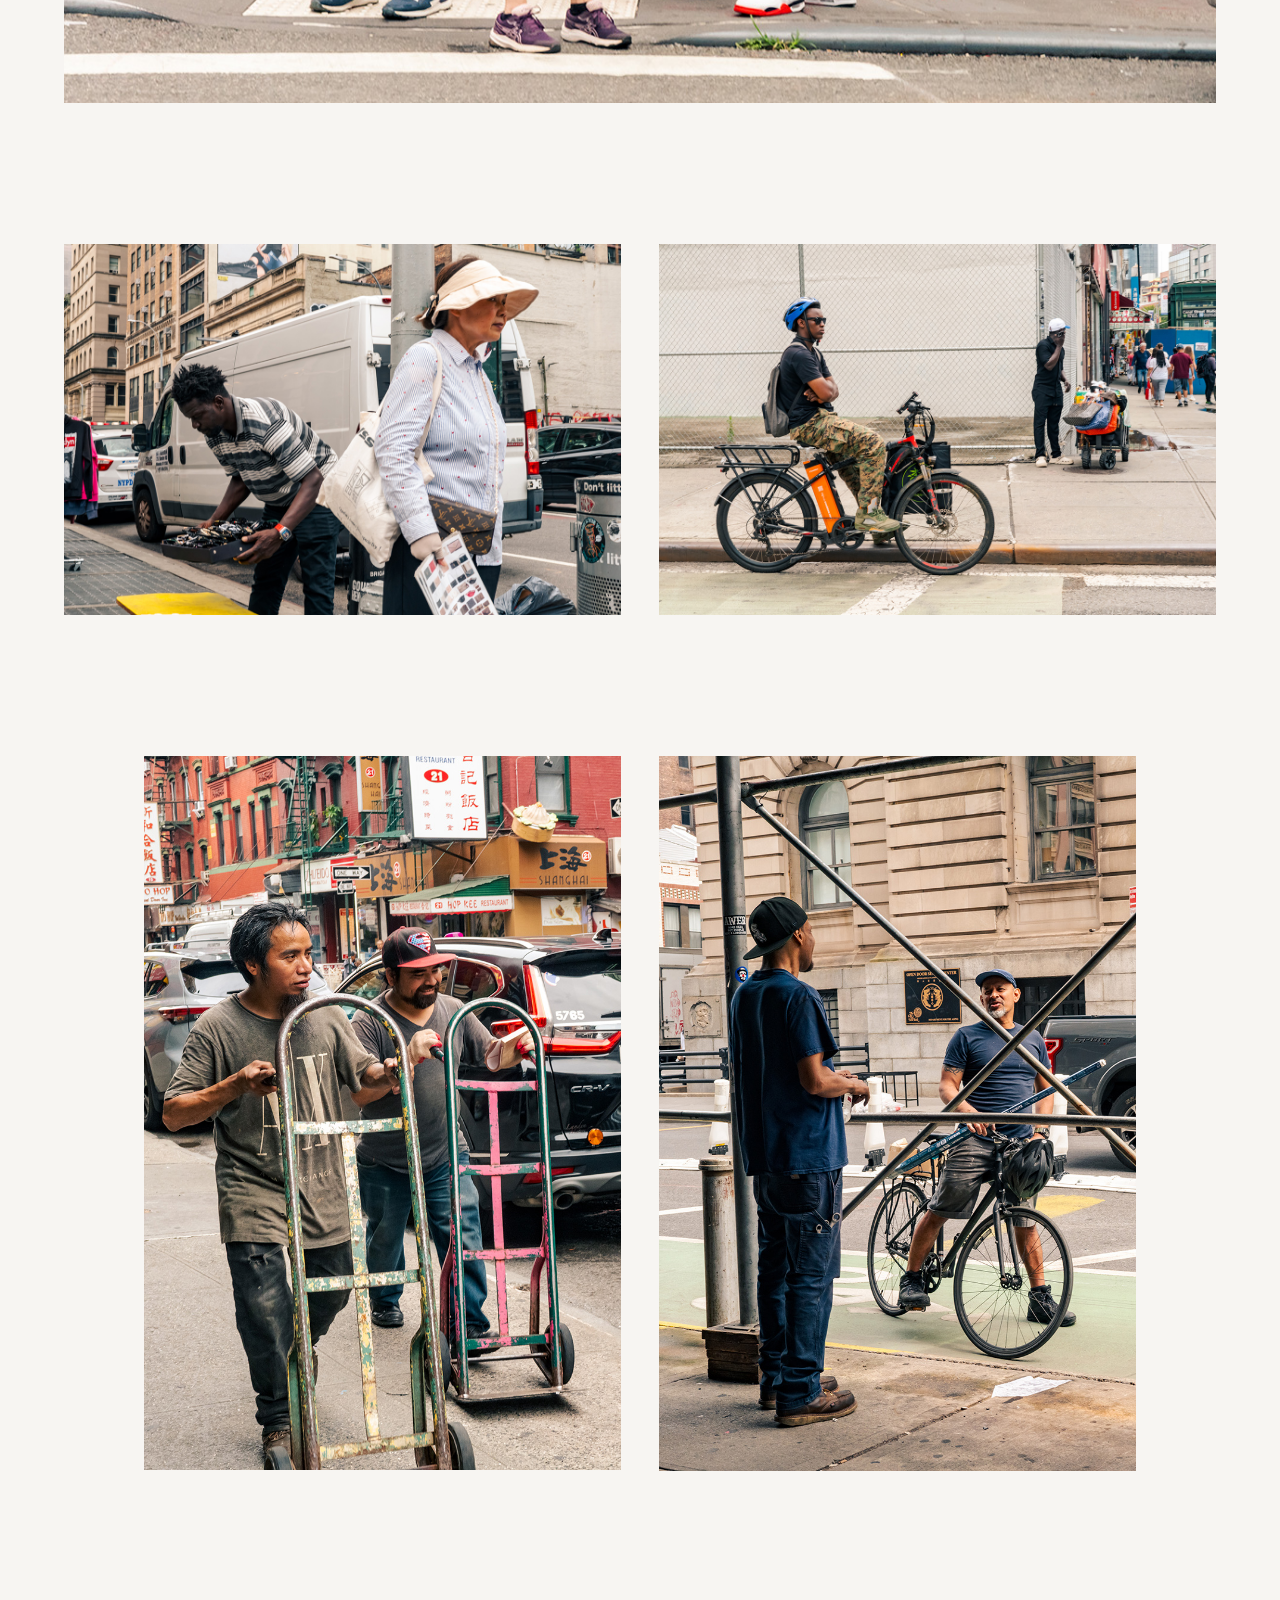
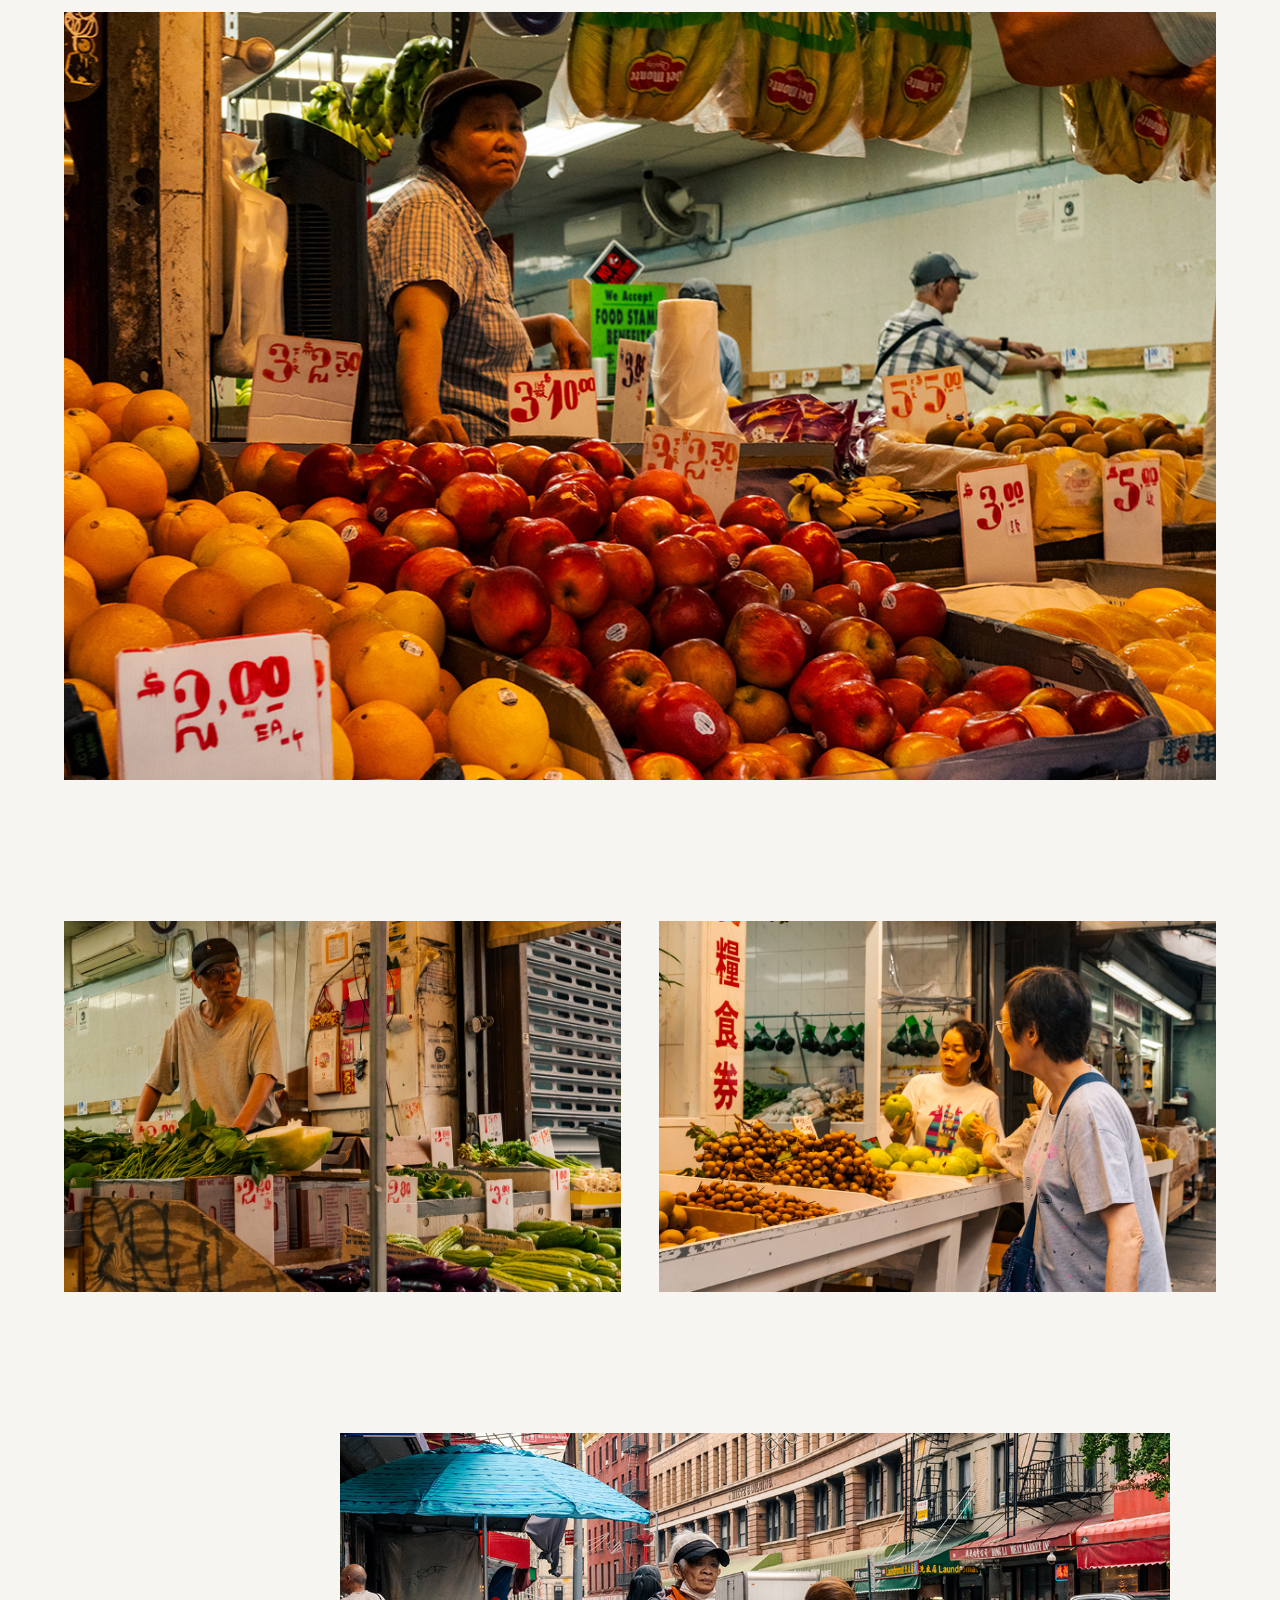
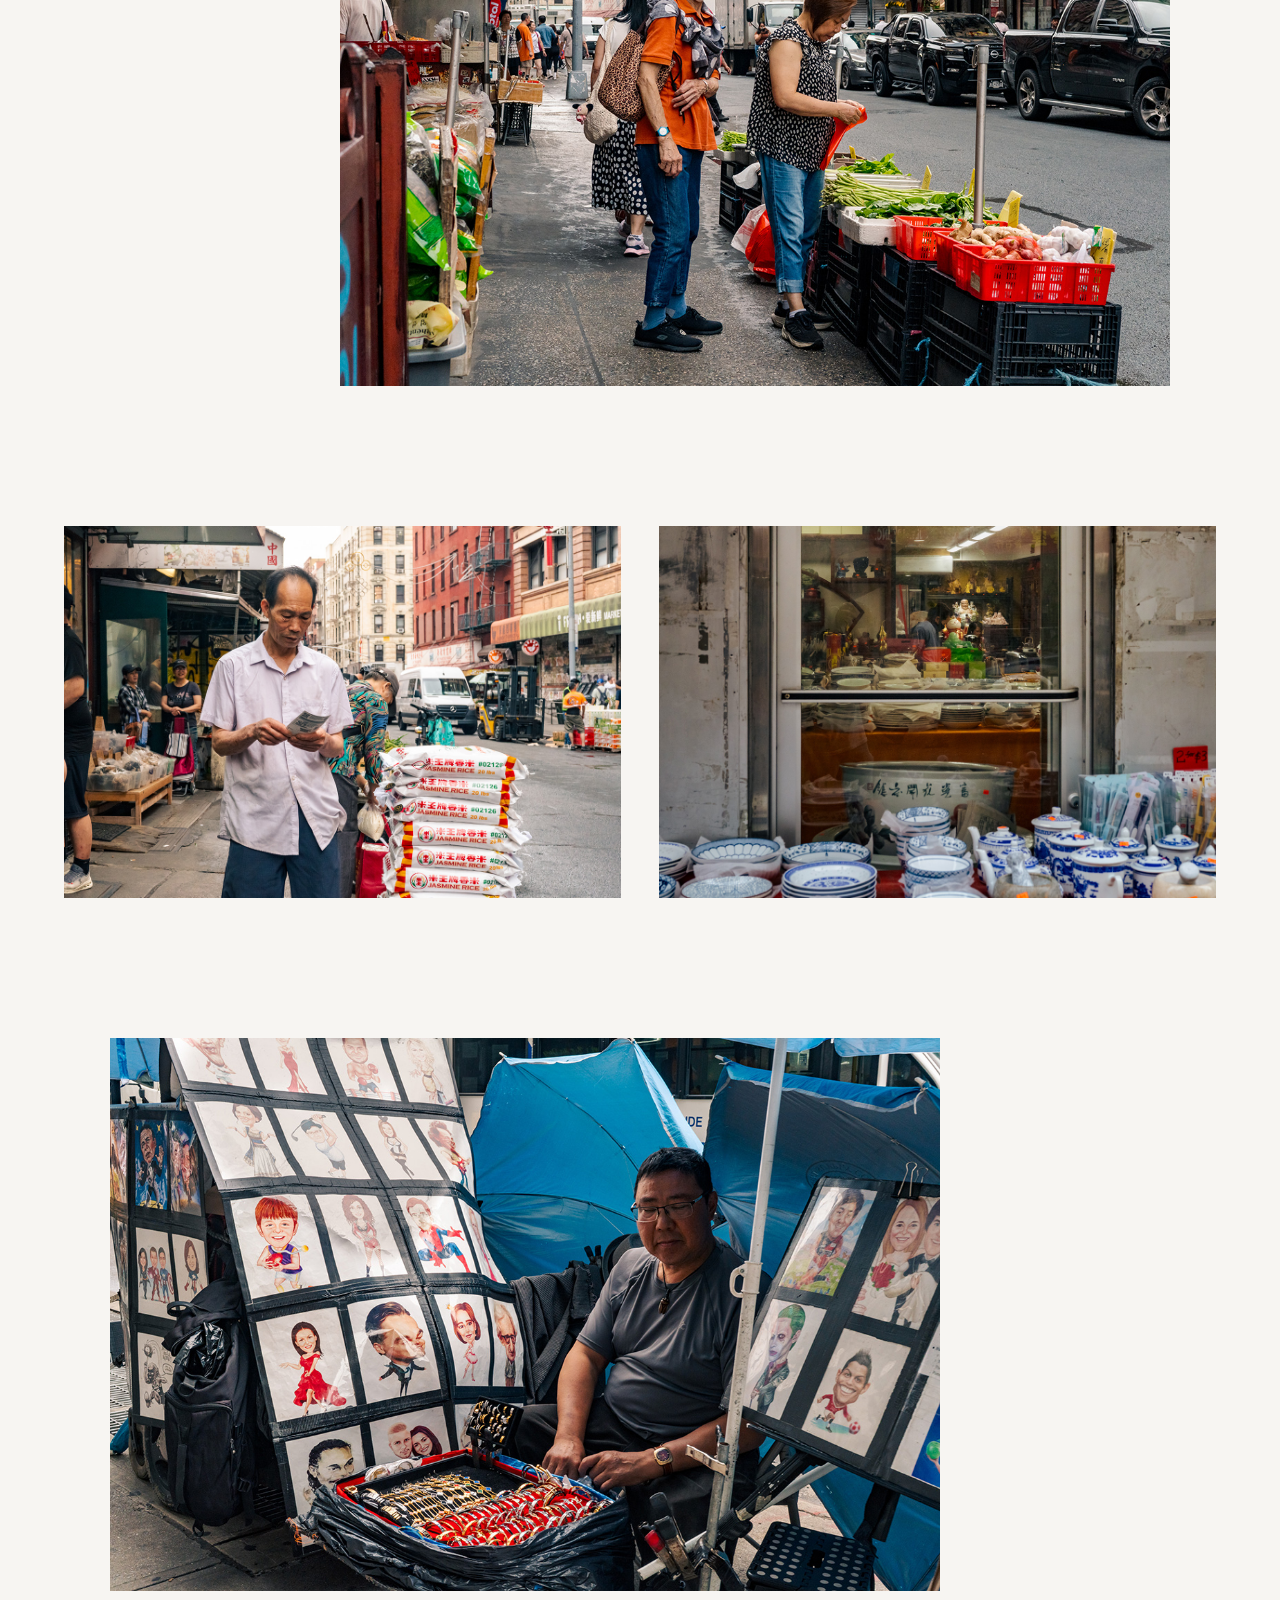
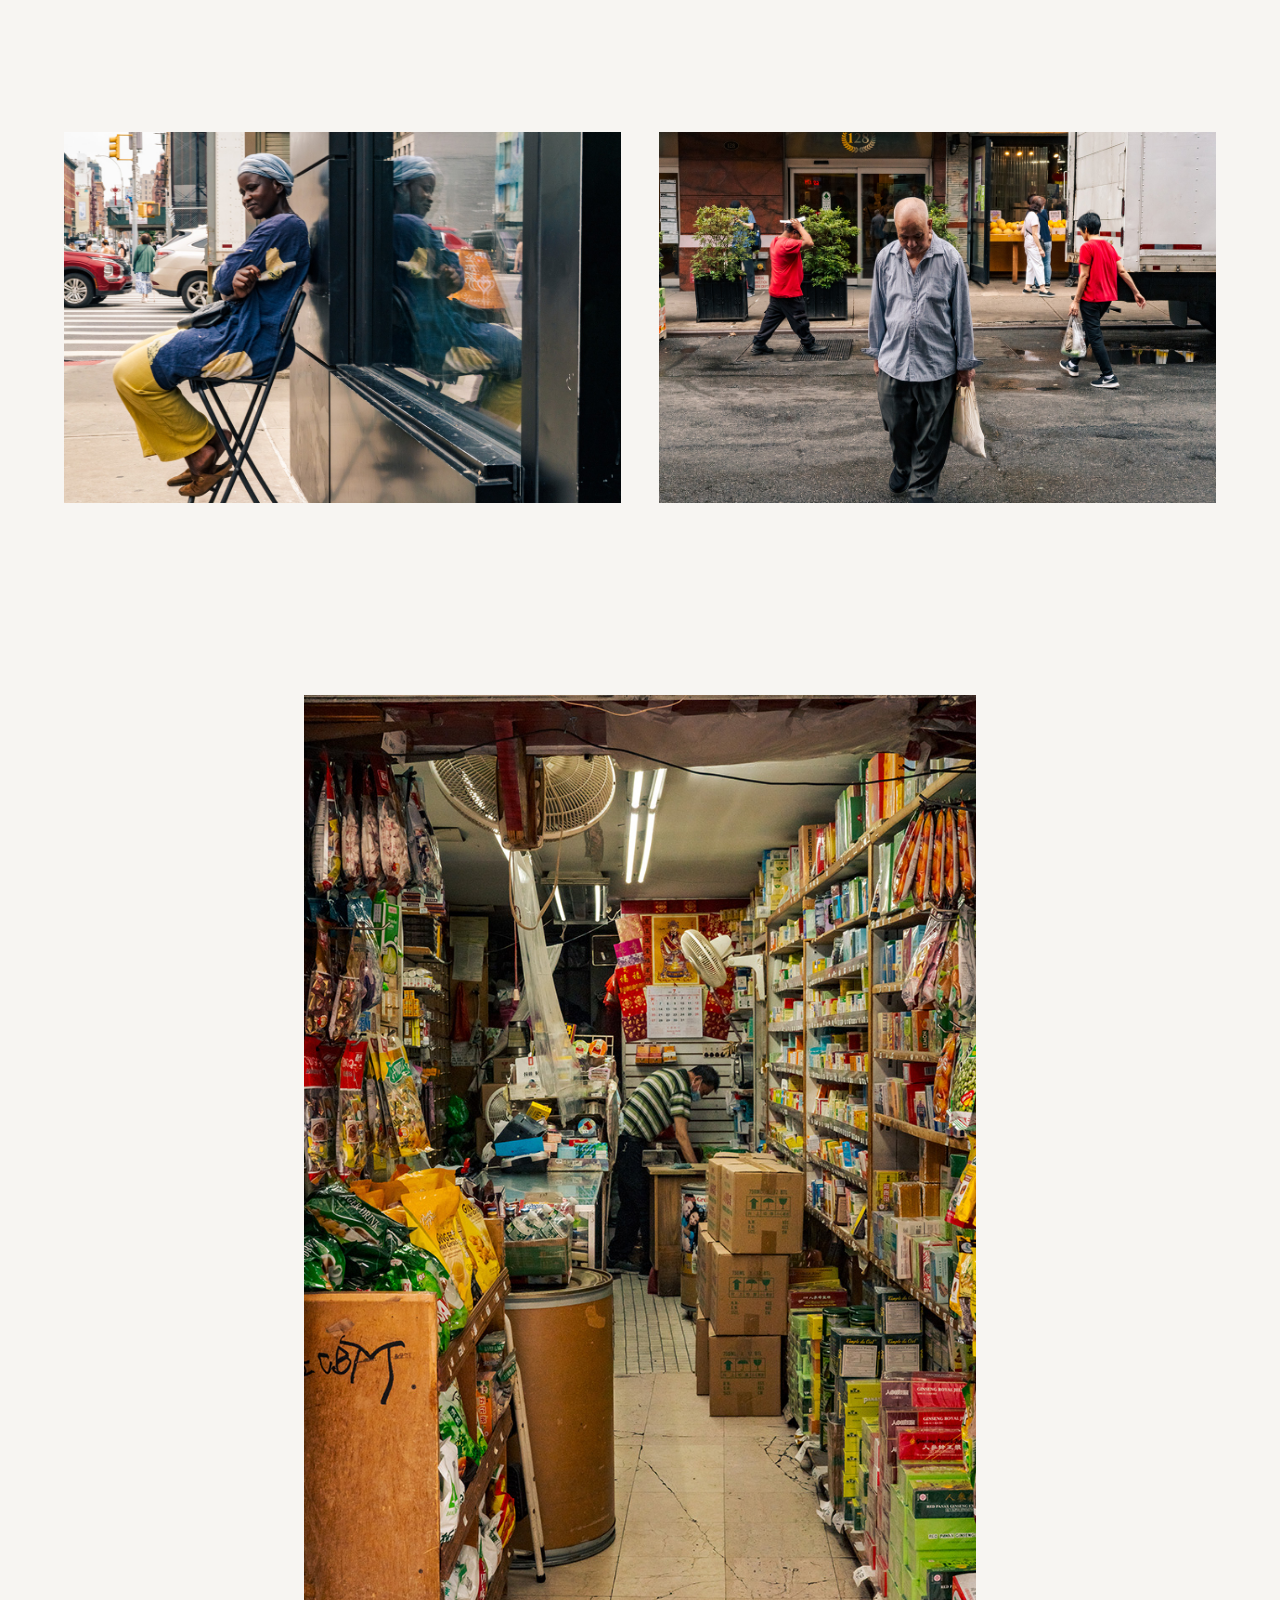
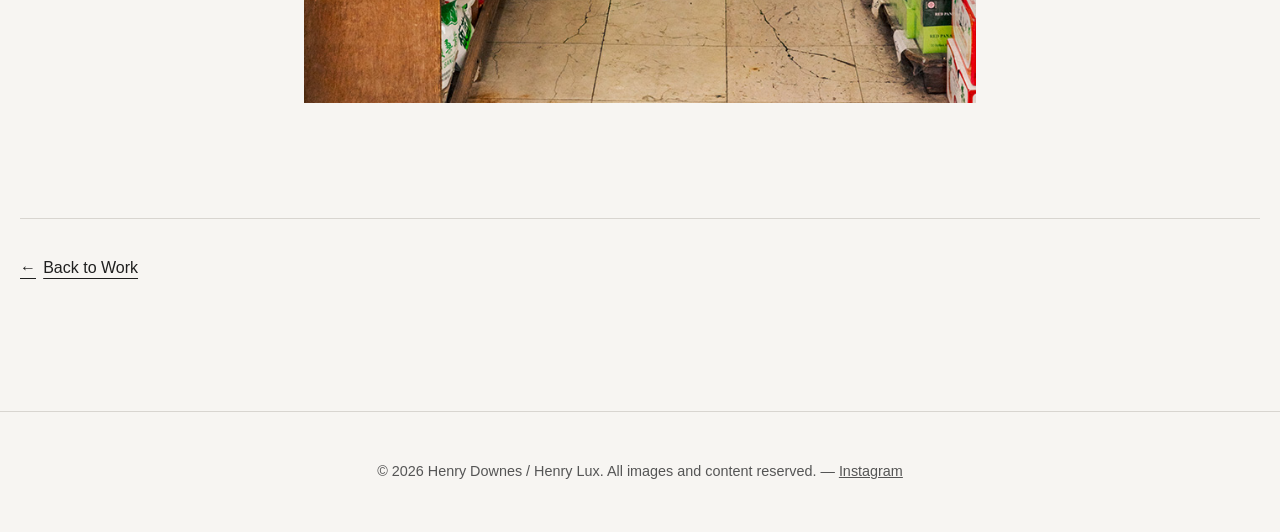
<file: labor-creates.html>
<!DOCTYPE html>
<html lang="en">
<head>
  <meta charset="UTF-8" />
  <meta name="viewport" content="width=device-width, initial-scale=1.0" />

  <title>Labor Creates | HENRY LUX PHOTOGRAPHY</title>

  <meta
    name="description"
    content="Labor Creates, a photography project by Henry Lux documenting work, hustle, and survival in New York City."
  >

  <link rel="canonical" href="https://henryluxphotography.com/labor-creates.html">
  <meta property="og:title" content="Labor Creates | Henry Lux Photography">
  <meta property="og:description" content="Labor Creates, a photography project by Henry Lux documenting work, hustle, and survival in New York City.">
  <meta property="og:type" content="website">
  <meta property="og:url" content="https://henryluxphotography.com/labor-creates.html">
  <meta property="og:site_name" content="Henry Lux Photography">

  <link rel="icon" href="/favicon.svg" type="image/svg+xml">
  <link rel="stylesheet" href="css/style.css" />
</head>

<body class="prototype-project">

  <a href="#main-content" class="skip-link">Skip to main content</a>

  <header class="site-header prototype-header">
    <a href="index.html" class="logo" aria-label="Henry Lux, home">HENRY LUX</a>

    <nav class="site-nav" id="site-nav" aria-label="Primary navigation">
      <a href="projects.html" class="current-page" aria-current="true">Work</a>
      <a href="about.html">About</a>
      <a href="contact.html">Contact</a>
    </nav>

    <button
      type="button"
      class="menu-toggle"
      id="menu-toggle"
      aria-label="Toggle navigation"
      aria-controls="site-nav"
      aria-expanded="false"
    >
      Menu
    </button>
  </header>

  <main id="main-content">

    <section class="project-intro-v1" aria-labelledby="project-title">
      <a class="back-link" href="projects.html"><span aria-hidden="true">&#8592;</span> Work</a>

      <div class="project-intro-grid">
        <div class="project-title-block">
          <p class="eyebrow">Project</p>
          <h1 id="project-title">Labor Creates</h1>
        </div>

        <div class="sequence-single sequence-portrait sequence-opener project-intro-image">
          <a
            class="reveal"
            href="images/projects/labor-creates/full/01-labor-creates-door.jpg"
          >
            <img
              src="images/projects/labor-creates/thumbs/01-labor-creates-door-thumb.jpg"
              width="800" height="1200"
              alt="Weathered Chinatown storefront door with posters and the yellow words Labor Creates written on the glass"
              decoding="async"
            >
          </a>
        </div>

        <div class="artist-statement">
          <p class="eyebrow">Artist Statement</p>

          <p>
            <em>Labor Creates</em> comes directly from the streets. To me, the phrase
            represents an understanding of the New York City hustle where time
            is money and what it takes to build a life through work.
          </p>

          <p>
            Coming from a Caribbean immigrant family, I understand the drive and
            what it takes to survive in New York City. This series, photographed
            around Chinatown and Canal Street in Lower Manhattan, reflects my own
            experiences and emotions around living and working in the city. I
            have worked as a carpenter, electrician, Zamboni driver, app-based
            delivery worker, and an independent contractor.
          </p>

          <p>
            These photographs acknowledge the pride of immigrant communities, a
            hard day’s work and the people whose goods, services, and labor keep
            New York City alive.
          </p>
        </div>
      </div>
    </section>

    <section class="gallery project-sequence" aria-label="Labor Creates photograph sequence">
      <div class="sequence-pair">
      <a
        class="reveal"
        href="images/projects/labor-creates/full/02-ny-hats.jpg"
      >
        <img
          src="images/projects/labor-creates/thumbs/02-ny-hats-thumb.jpg"
          width="1200" height="800"
          alt="Colorful New York souvenir baseball caps arranged across a street vendor's display"
          decoding="async"
        >
      </a>

      <a
        class="reveal"
        href="images/projects/labor-creates/full/03-street-vendors-pink-van.jpg"
      >
        <img
          src="images/projects/labor-creates/thumbs/03-street-vendors-pink-van-thumb.jpg"
          width="1200" height="800"
          alt="Three street vendors beside a table of hats and belts in front of a pink graffiti-covered van"
          decoding="async"
        >
      </a>
      </div>

      <div class="sequence-single sequence-wide">
      <a
        class="reveal"
        href="images/projects/labor-creates/full/04-eye-test-negotiation.jpg"
      >
        <img
          src="images/projects/labor-creates/thumbs/04-eye-test-negotiation-thumb.jpg"
          width="1200" height="800"
          alt="People gathered outside an eyewear shop: a man in red stands beside an eye-test chart, a woman reaches toward a partly obscured person, and a man in white stands with his hands on his hips."
          loading="lazy"
          decoding="async"
        >
      </a>
      </div>

      <div class="sequence-pair">
      <a
        class="reveal"
        href="images/projects/labor-creates/full/05-woman-hat-street-vendor.jpg"
      >
        <img
          src="images/projects/labor-creates/thumbs/05-woman-hat-street-vendor-thumb.jpg"
          width="1200" height="800"
          alt="Street vendor in a wide-brimmed hat holding a merchandise catalog while another vendor sets items on a small yellow table."
          loading="lazy"
          decoding="async"
        >
      </a>

      <a
        class="reveal"
        href="images/projects/labor-creates/full/06-ebike-worker-waiting.jpg"
      >
        <img
          src="images/projects/labor-creates/thumbs/06-ebike-worker-waiting-thumb.jpg"
          width="1200" height="800"
          alt="App-based delivery worker in a blue helmet sits on an e-bike at the curb with his arms folded, while another man stands farther down the sidewalk beside a cart of merchandise."
          loading="lazy"
          decoding="async"
        >
      </a>
      </div>

      <div class="sequence-pair sequence-pair-portrait">
      <a
        class="reveal"
        href="images/projects/labor-creates/full/07-hand-truck-workers.jpg"
      >
        <img
          src="images/projects/labor-creates/thumbs/07-hand-truck-workers-thumb.jpg"
          width="801" height="1200"
          alt="Two workers pushing empty hand trucks past Chinatown restaurants"
          loading="lazy"
          decoding="async"
        >
      </a>

      <a
        class="reveal"
        href="images/projects/labor-creates/full/08-workers-bike-fluorescent-bulb.jpg"
      >
        <img
          src="images/projects/labor-creates/thumbs/08-workers-bike-fluorescent-bulb-thumb.jpg"
          width="800" height="1200"
          alt="Two workers talking under sidewalk scaffolding, one holding a bicycle and boxes of fluorescent tubes"
          loading="lazy"
          decoding="async"
        >
      </a>
      </div>

      <div class="sequence-single sequence-wide">
      <a
        class="reveal"
        href="images/projects/labor-creates/full/09-fruit-stand-woman.jpg"
      >
        <img
          src="images/projects/labor-creates/thumbs/09-fruit-stand-woman-thumb.jpg"
          width="1200" height="800"
          alt="Woman working behind a fruit stand filled with oranges, apples, bananas, and handwritten price signs"
          loading="lazy"
          decoding="async"
        >
      </a>
      </div>

      <div class="sequence-pair">
      <a
        class="reveal"
        href="images/projects/labor-creates/full/10-vegetable-stand-man.jpg"
      >
        <img
          src="images/projects/labor-creates/thumbs/10-vegetable-stand-man-thumb.jpg"
          width="1200" height="800"
          alt="Man working behind a market display of leafy vegetables, melons, and handwritten price signs"
          loading="lazy"
          decoding="async"
        >
      </a>

      <a
        class="reveal"
        href="images/projects/labor-creates/full/11-fruit-vendor-customer.jpg"
      >
        <img
          src="images/projects/labor-creates/thumbs/11-fruit-vendor-customer-thumb.jpg"
          width="1200" height="800"
          alt="Fruit vendor holding two green fruits while speaking across the market counter, as another woman looks back toward the stand."
          loading="lazy"
          decoding="async"
        >
      </a>
      </div>

      <div class="sequence-single sequence-inset-right">
      <a
        class="reveal"
        href="images/projects/labor-creates/full/12-woman-orange-shirt-produce.jpg"
      >
        <img
          src="images/projects/labor-creates/thumbs/12-woman-orange-shirt-produce-thumb.jpg"
          width="1200" height="800"
          alt="Two women beside an outdoor vegetable stand on a busy Chinatown street"
          loading="lazy"
          decoding="async"
        >
      </a>
      </div>

      <div class="sequence-pair">
      <a
        class="reveal"
        href="images/projects/labor-creates/full/13-rice-bags-lottery-ticket.jpg"
      >
        <img
          src="images/projects/labor-creates/thumbs/13-rice-bags-lottery-ticket-thumb.jpg"
          width="1200" height="800"
          alt="Man examining a five-dollar lottery ticket beside stacked bags of jasmine rice on a Chinatown sidewalk."
          loading="lazy"
          decoding="async"
        >
      </a>

      <a
        class="reveal"
        href="images/projects/labor-creates/full/14-bowls-storefront-workers.jpg"
      >
        <img
          src="images/projects/labor-creates/thumbs/14-bowls-storefront-workers-thumb.jpg"
          width="1200" height="800"
          alt="Blue-and-white bowls and teaware displayed outside a shop with two workers visible through the window"
          loading="lazy"
          decoding="async"
        >
      </a>
      </div>

      <div class="sequence-single sequence-inset-left">
      <a
        class="reveal"
        href="images/projects/labor-creates/full/15-jewelry-sketch-vendor.jpg"
      >
        <img
          src="images/projects/labor-creates/thumbs/15-jewelry-sketch-vendor-thumb.jpg"
          width="1200" height="800"
          alt="Seated street vendor selling bracelets and watches beneath displays of caricature portraits"
          loading="lazy"
          decoding="async"
        >
      </a>
      </div>

      <div class="sequence-pair">
      <a
        class="reveal"
        href="images/projects/labor-creates/full/16-woman-seated-reflection.jpg"
      >
        <img
          src="images/projects/labor-creates/thumbs/16-woman-seated-reflection-thumb.jpg"
          width="1200" height="800"
          alt="Seated woman in a blue patterned top and yellow trousers beside her reflection in a storefront window."
          loading="lazy"
          decoding="async"
        >
      </a>

      <a
        class="reveal"
        href="images/projects/labor-creates/full/17-man-walking-past-delivery-truck.jpg"
      >
        <img
          src="images/projects/labor-creates/thumbs/17-man-walking-past-delivery-truck-thumb.jpg"
          width="1200" height="800"
          alt="Older man carrying a shopping bag across a Chinatown street with pedestrians and a delivery truck behind him"
          loading="lazy"
          decoding="async"
        >
      </a>
      </div>

      <div class="sequence-single sequence-portrait sequence-final">
      <a
        class="reveal"
        href="images/projects/labor-creates/full/18-interior-shop-worker.jpg"
      >
        <img
          src="images/projects/labor-creates/thumbs/18-interior-shop-worker-thumb.jpg"
          width="800" height="1200"
          alt="Masked shop worker bending over in a narrow market aisle lined with packaged goods and stacked boxes"
          loading="lazy"
          decoding="async"
        >
      </a>
      </div>
    </section>

    <nav class="project-end" aria-label="Project navigation">
      <a class="text-link" href="projects.html"><span aria-hidden="true">&#8592;</span> Back to Work</a>
    </nav>

  </main>

  <footer class="site-footer prototype-footer">
    <p>
      &copy; 2026 Henry Downes / Henry Lux. All images and content reserved. —
      <a
        href="https://instagram.com/hluxphotography"
        target="_blank"
        rel="noopener noreferrer"
      >
        Instagram
      </a>
    </p>
  </footer>

  <!-- Lightbox Modal -->

  <div
    id="lightbox"
    class="lightbox"
    role="dialog"
    aria-modal="true"
    aria-label="Expanded photograph"
  >
    <button
      type="button"
      class="lightbox-close"
      aria-label="Close image"
    >
      &times;
    </button>

    <button
      type="button"
      class="lightbox-fullscreen"
      id="lightbox-fullscreen"
      aria-label="Enter fullscreen"
      aria-pressed="false"
      hidden
    >
      <svg width="22" height="22" viewBox="0 0 24 24" fill="none" stroke="currentColor" stroke-width="1.5" aria-hidden="true" focusable="false">
        <path class="fullscreen-enter-icon" d="M8 3H3v5m13-5h5v5M3 16v5h5m13-5v5h-5" />
        <path class="fullscreen-exit-icon" d="M3 8h5V3m13 5h-5V3M8 21v-5H3m13 5v-5h5" />
      </svg>
    </button>

    <button
      type="button"
      class="lightbox-nav lightbox-prev"
      aria-label="Previous image"
    >
      &#10094;
    </button>

    <img class="lightbox-content" id="lightbox-img" alt="">

    <p class="lightbox-position" id="lightbox-position" aria-live="polite" aria-atomic="true"></p>

    <button
      type="button"
      class="lightbox-nav lightbox-next"
      aria-label="Next image"
    >
      &#10095;
    </button>
  </div>

  <script src="js/main.js"></script>
</body>
</html>
</file>
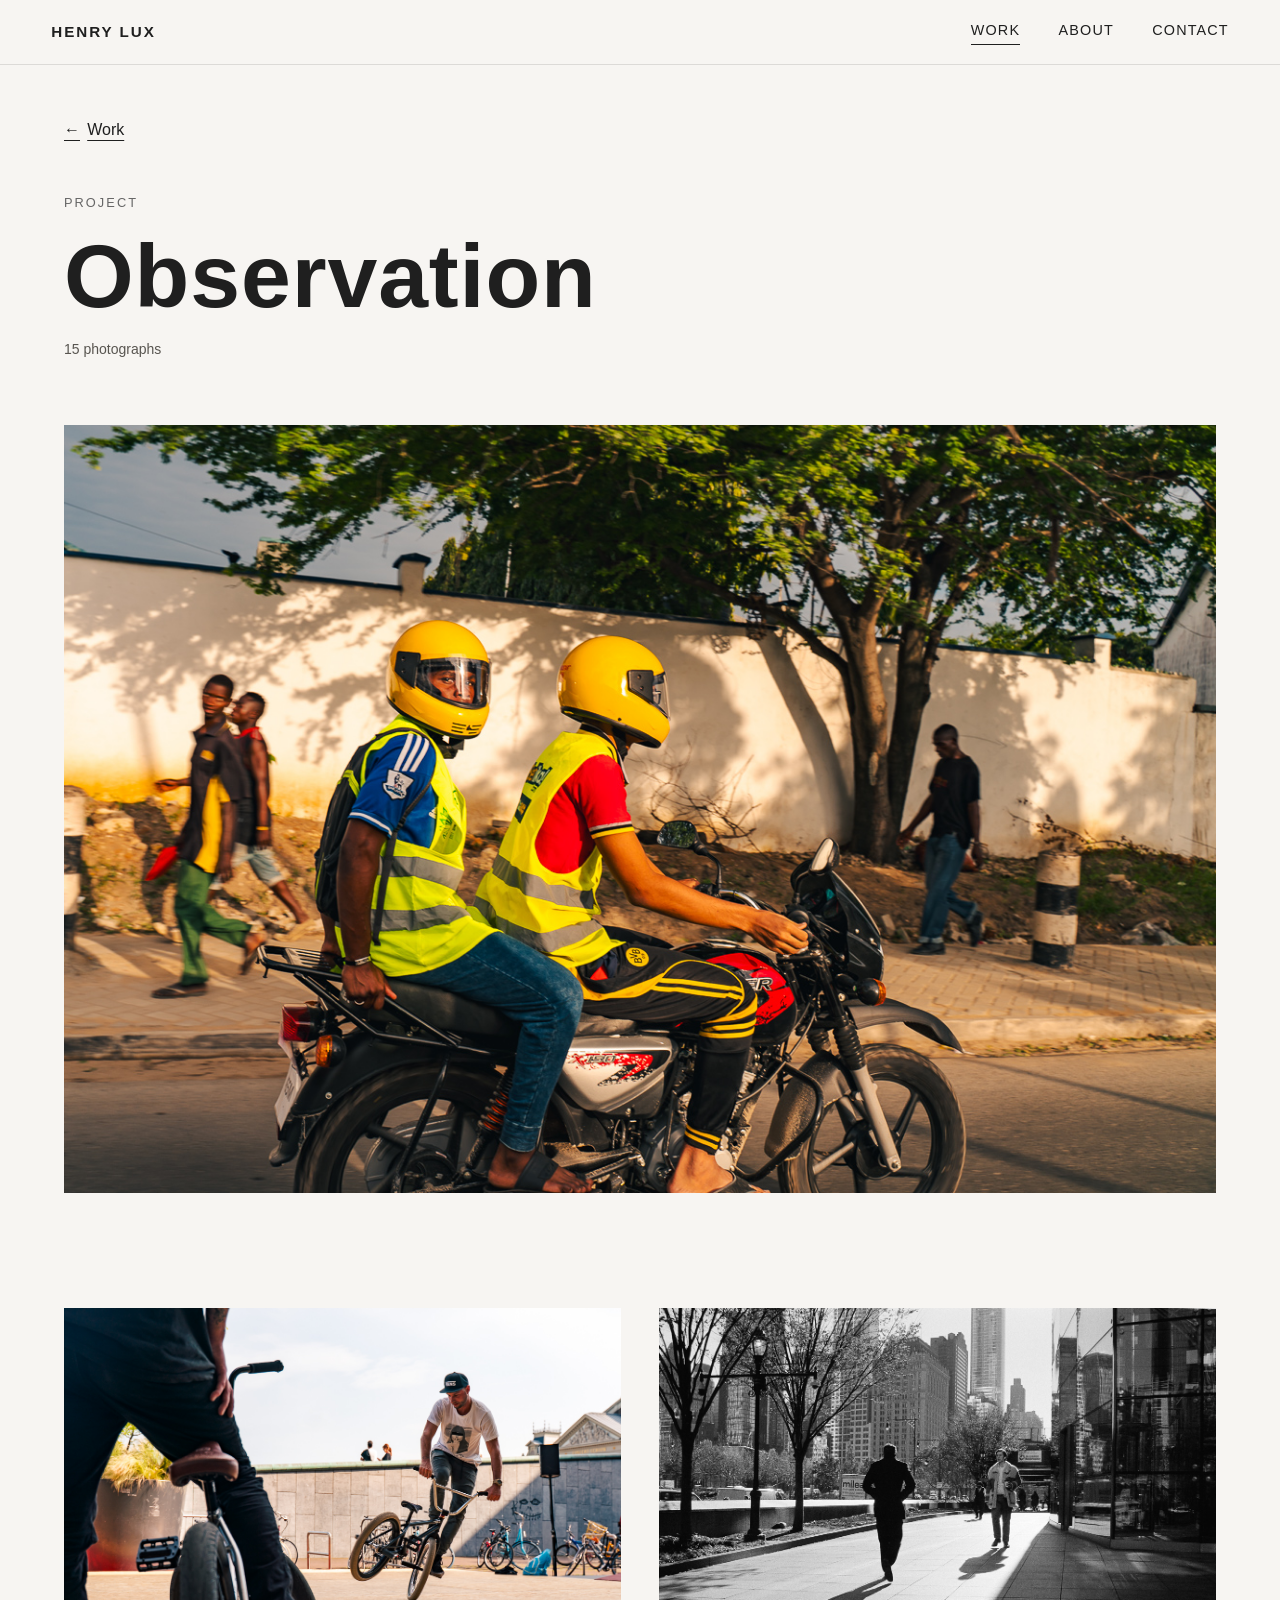
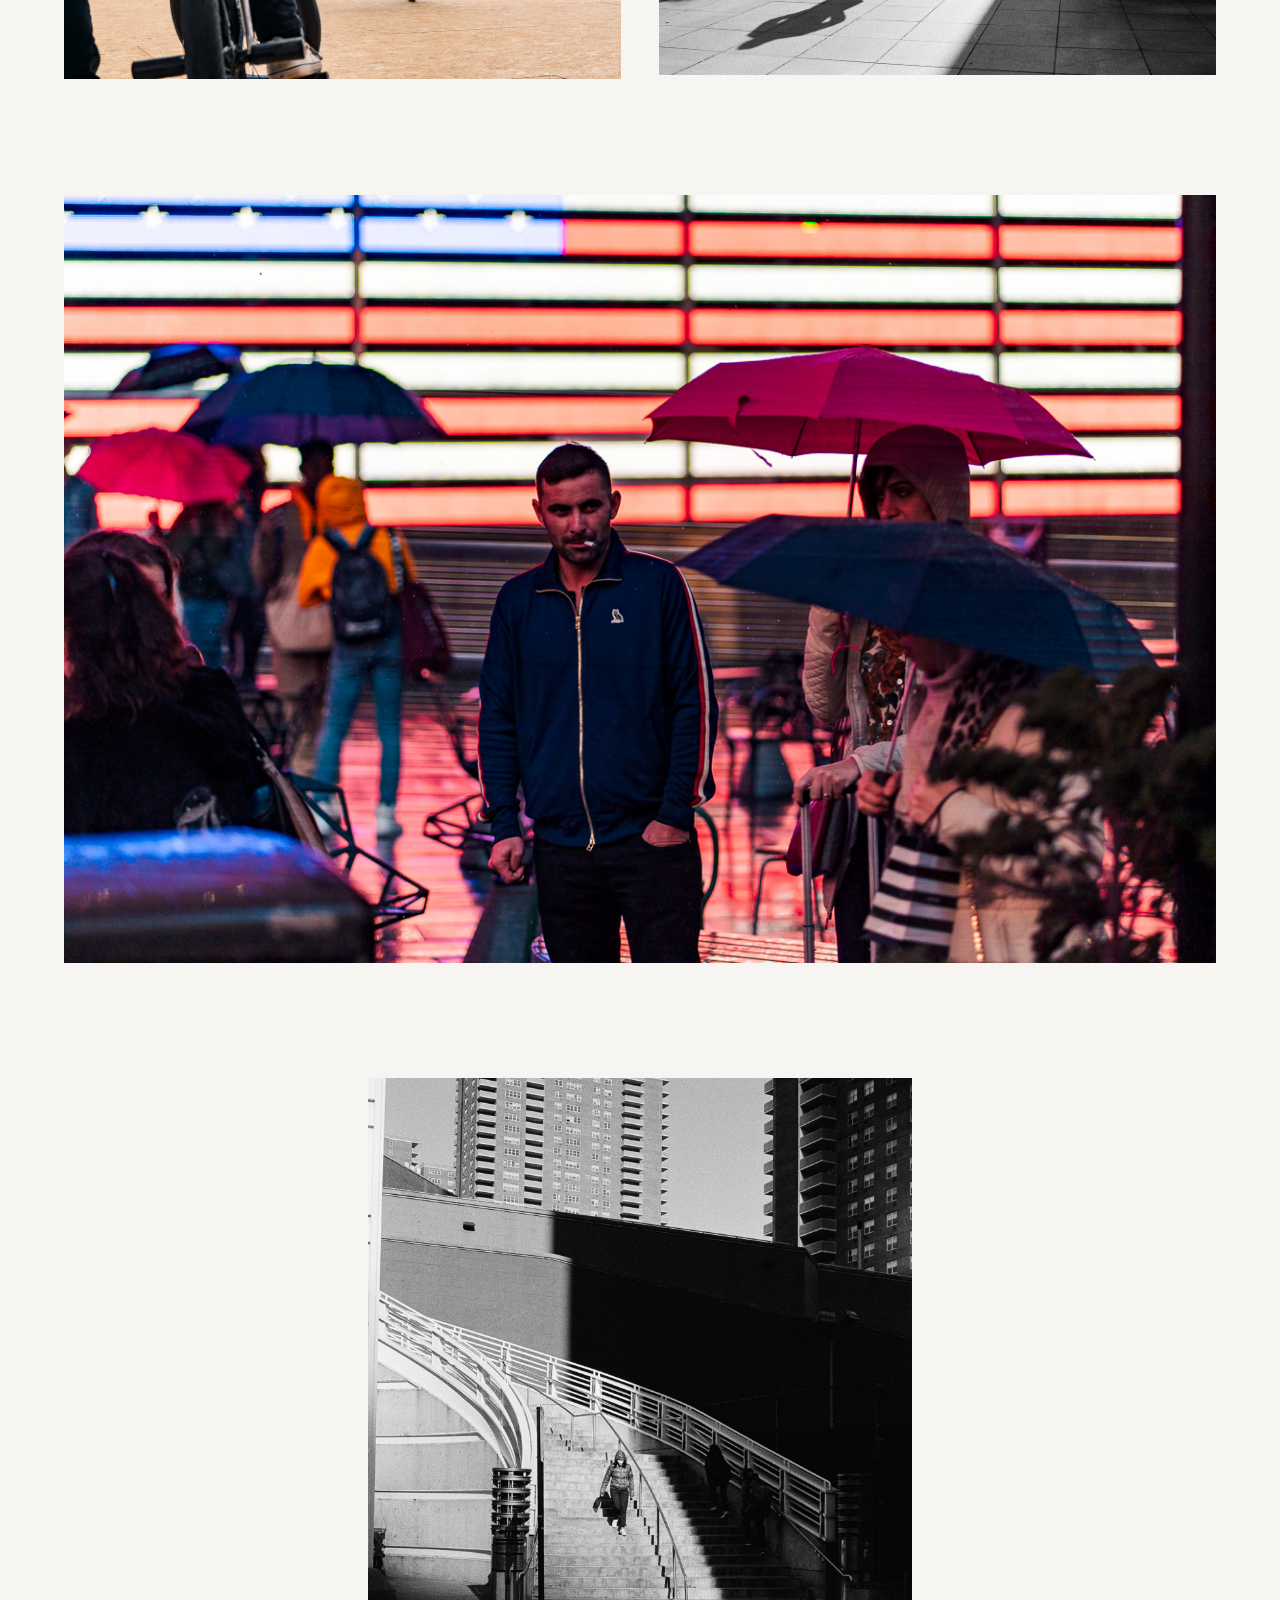
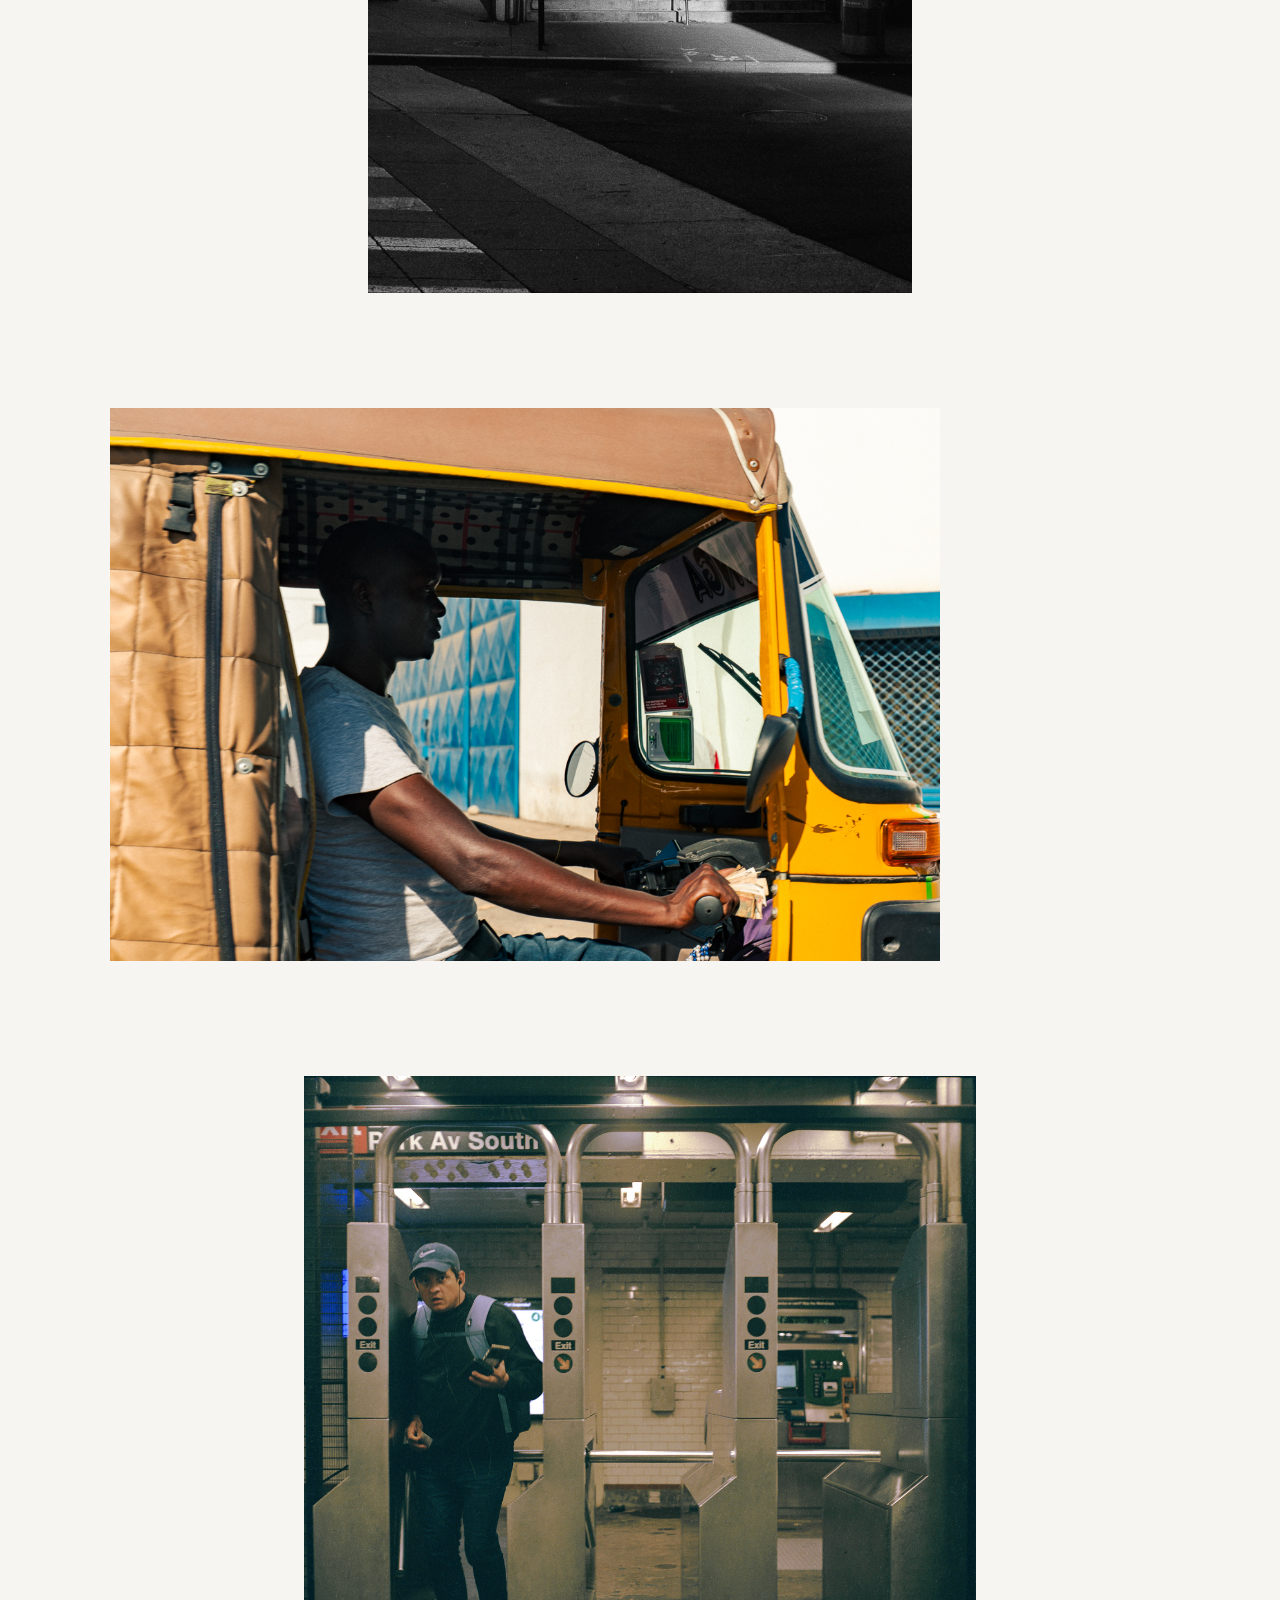
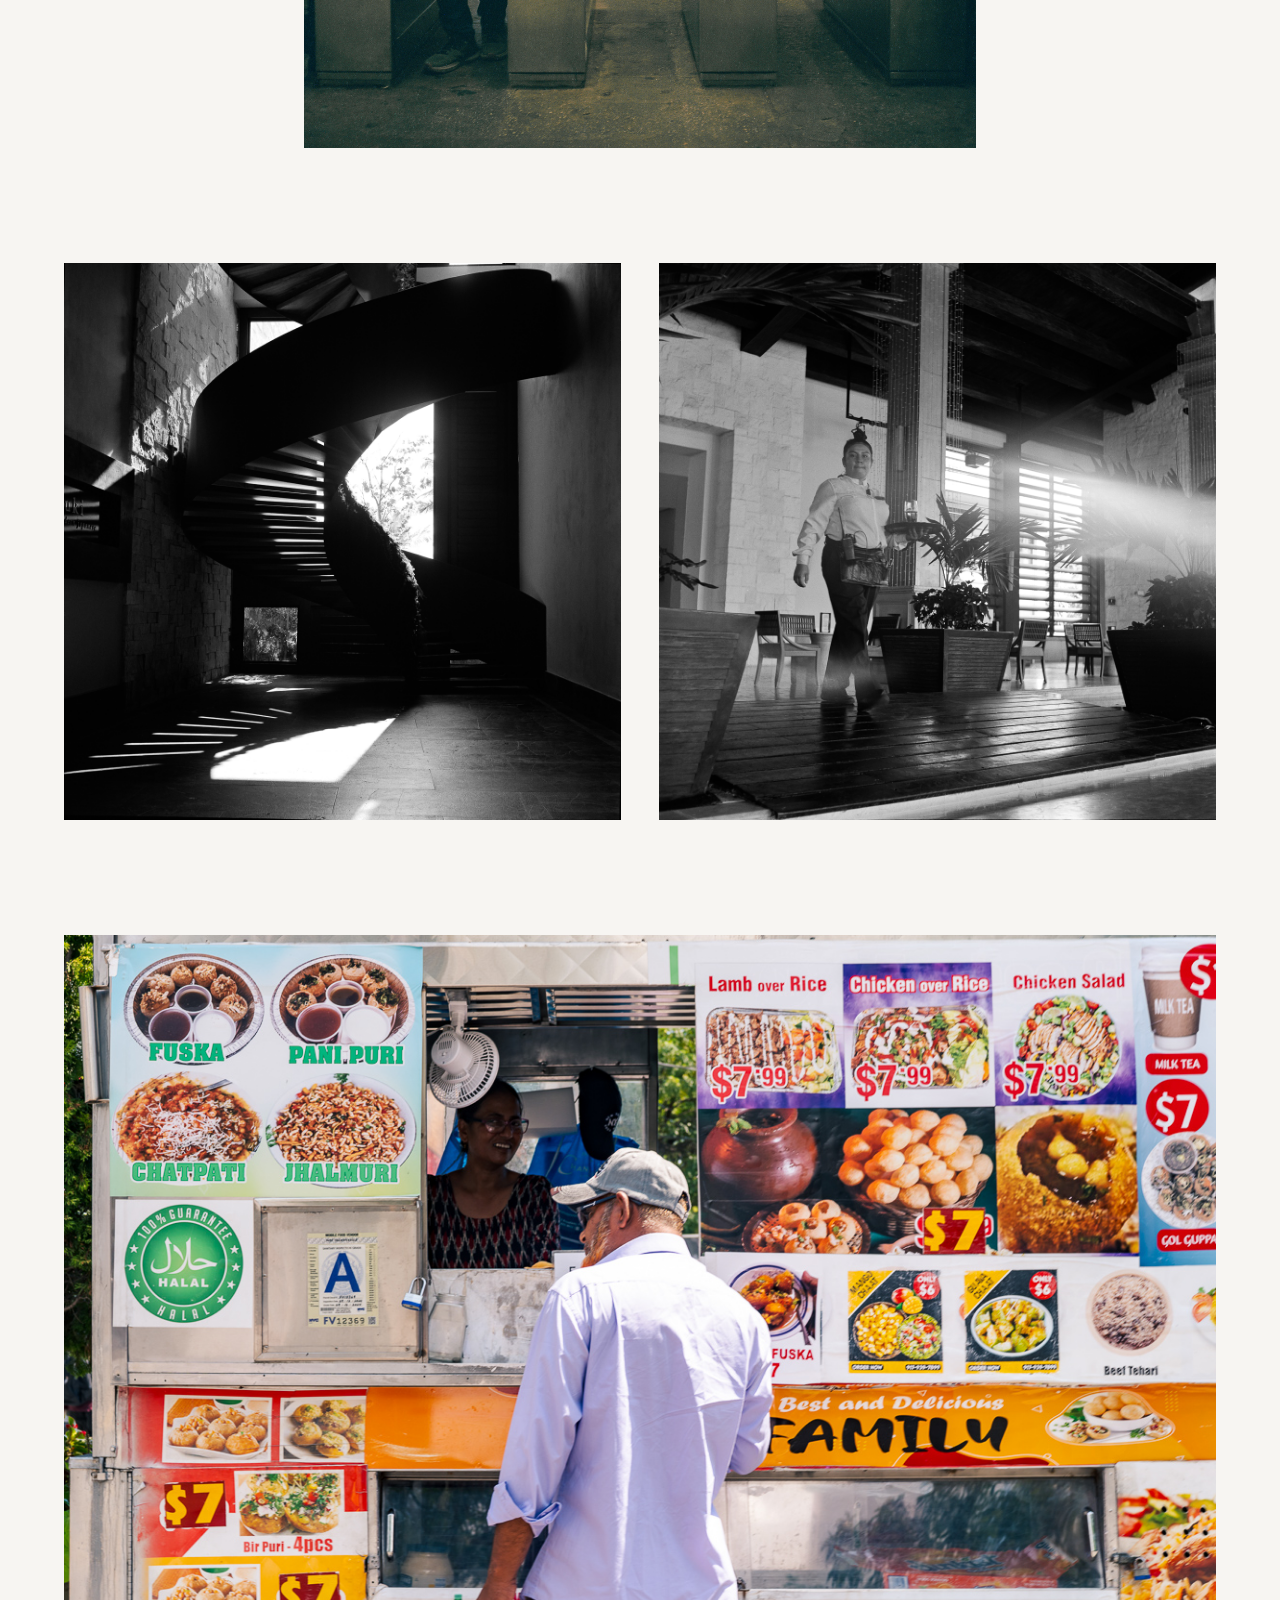
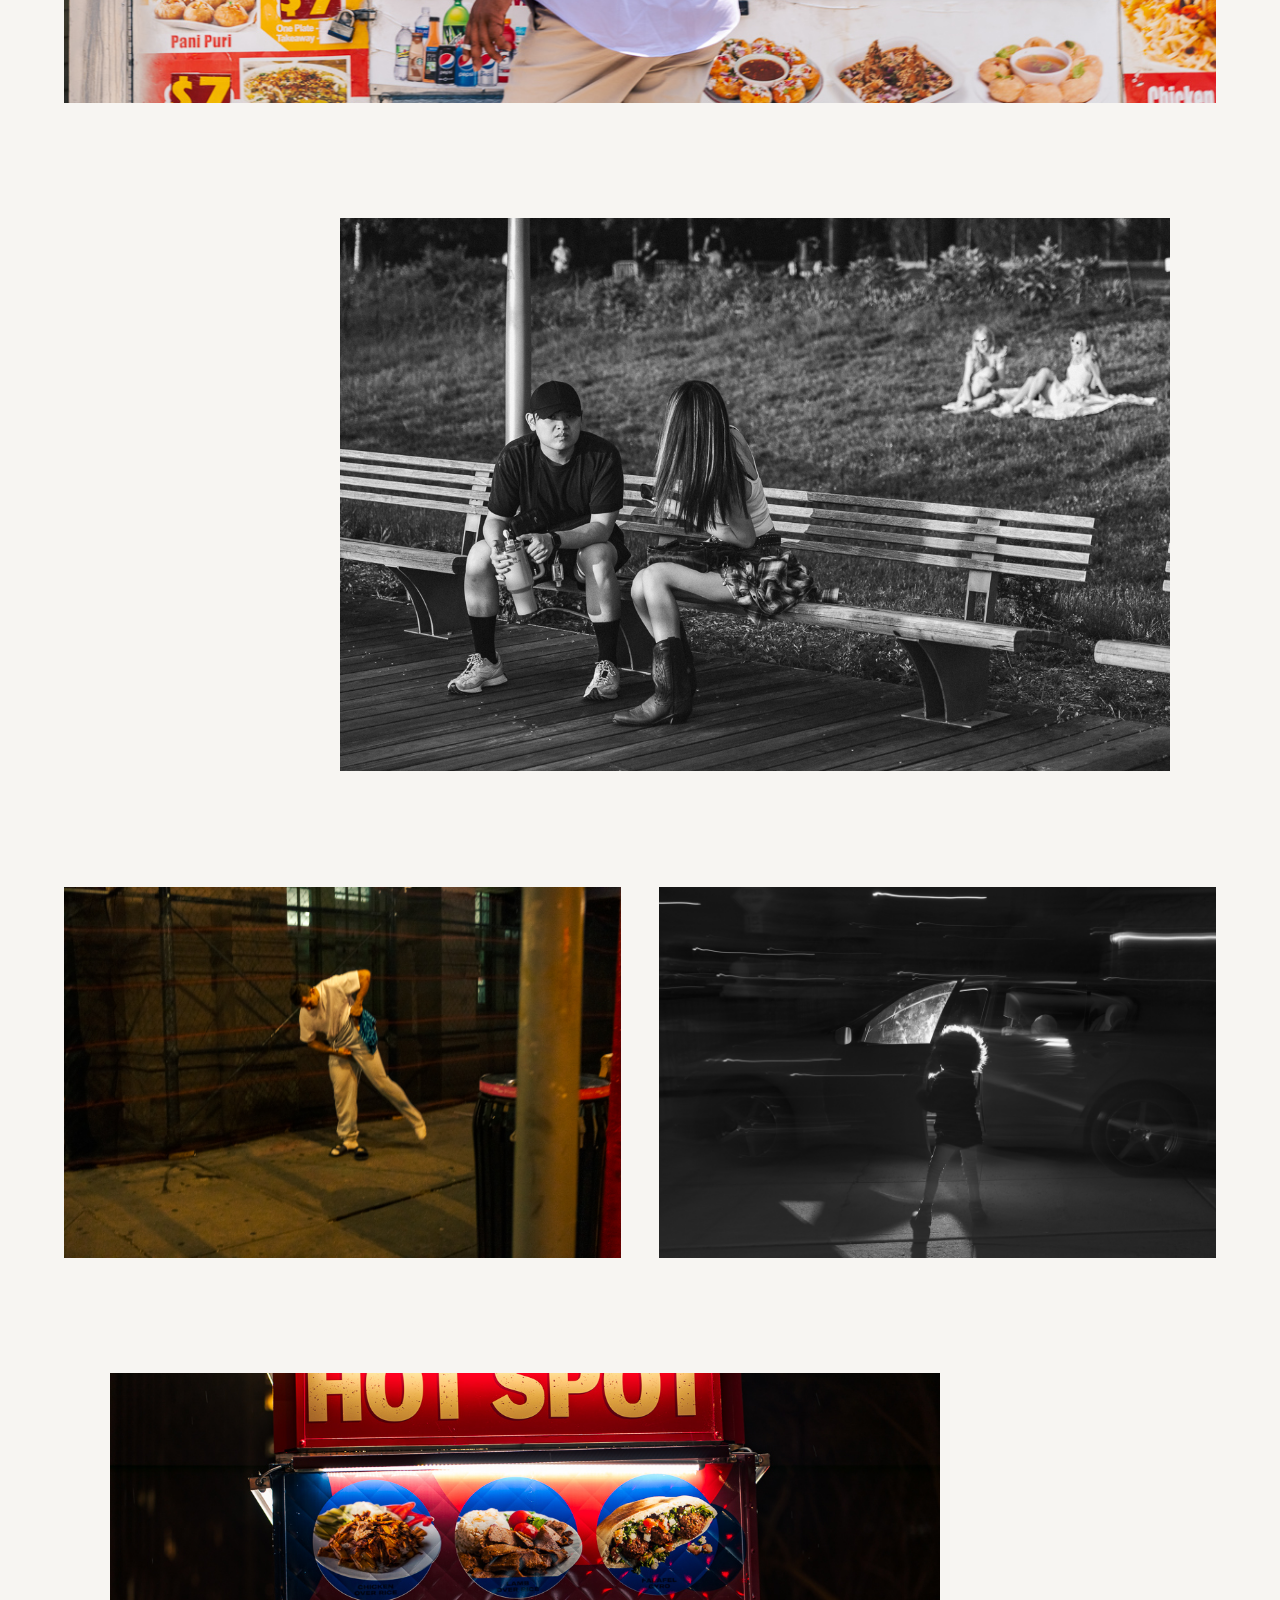
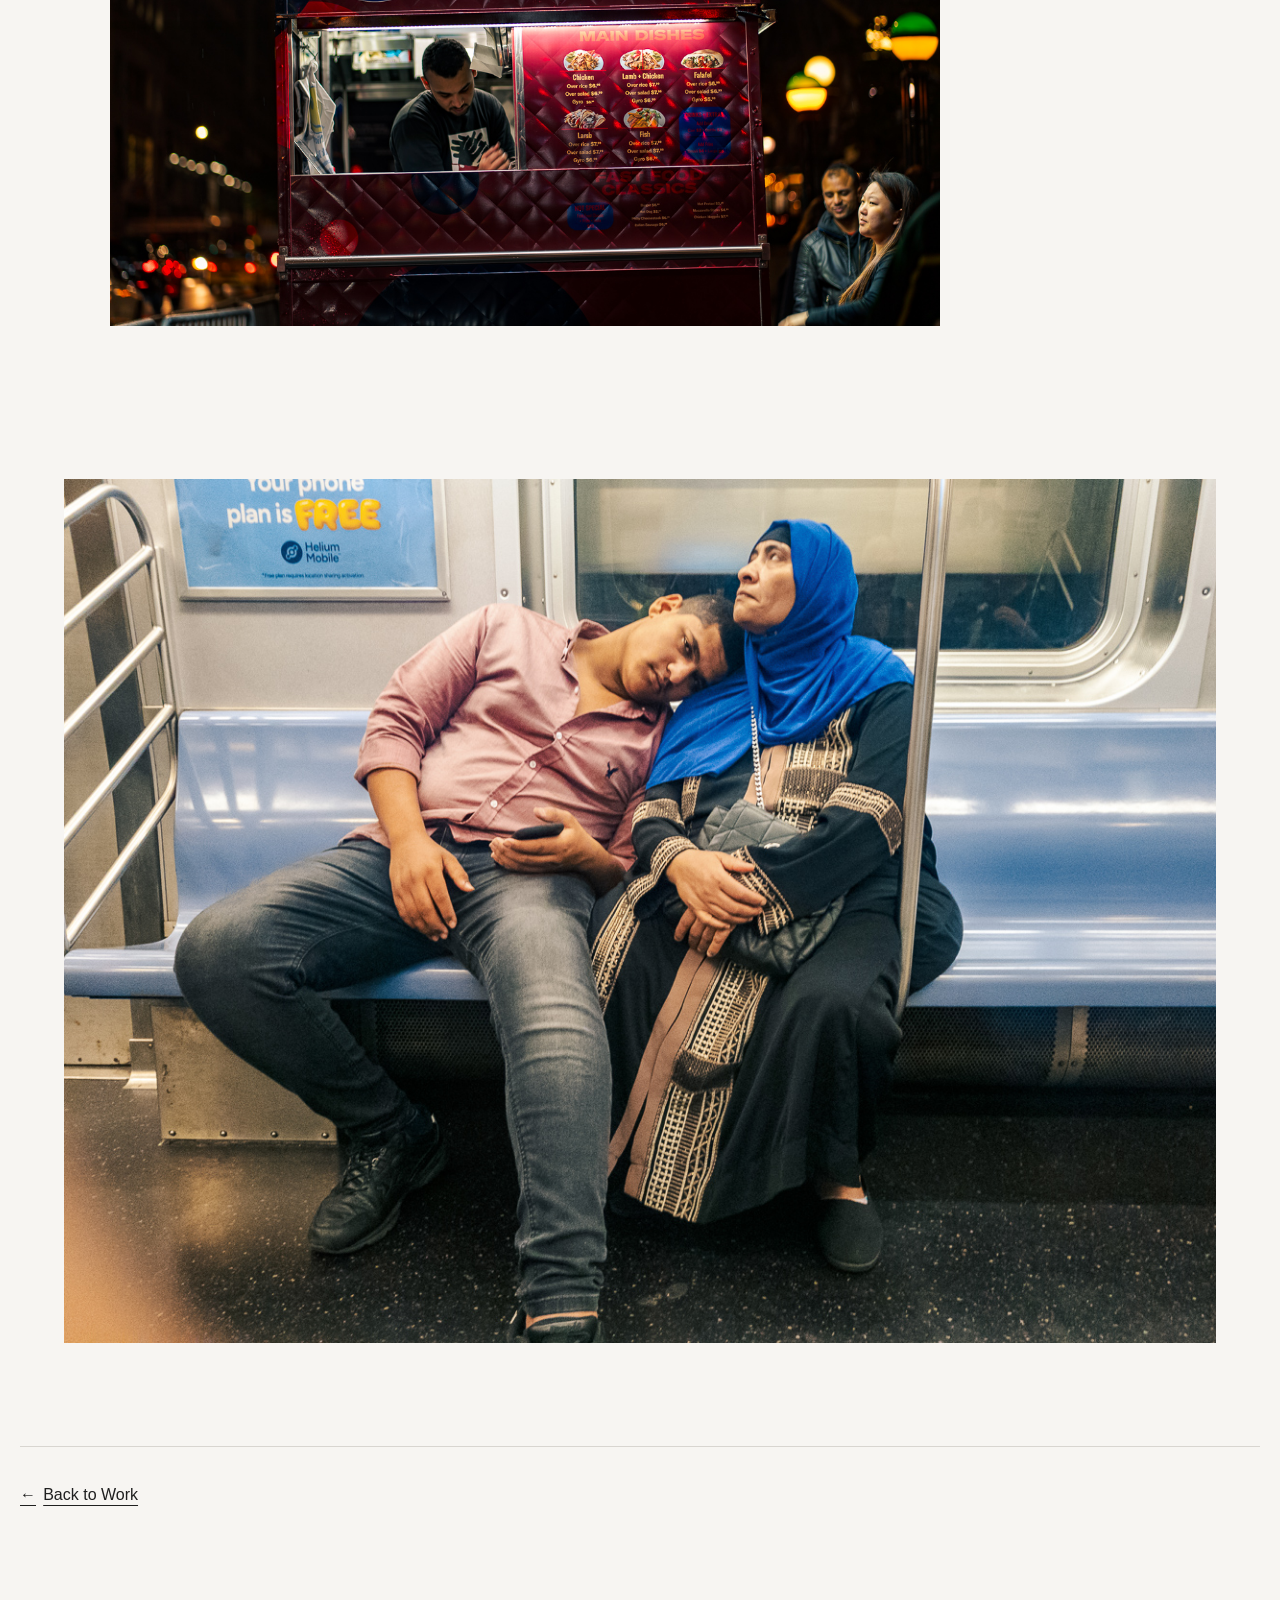
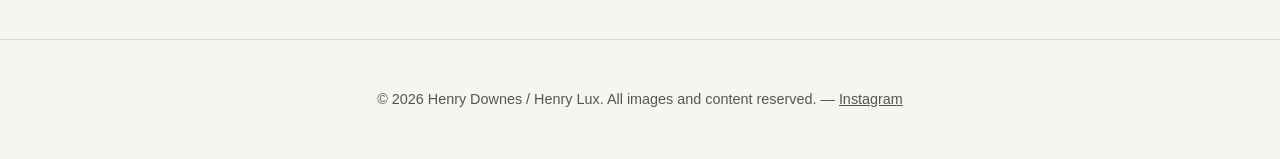
<file: observation.html>
<!DOCTYPE html>
<html lang="en">
<head>
  <meta charset="UTF-8">
  <meta name="viewport" content="width=device-width, initial-scale=1.0">
  <title>Observation | HENRY LUX PHOTOGRAPHY</title>
  <meta name="description" content="Observation, a project of 15 photographs by Henry Lux.">
  <link rel="canonical" href="https://henryluxphotography.com/observation.html">
  <meta property="og:title" content="Observation | Henry Lux Photography">
  <meta property="og:description" content="Observation, a project of 15 photographs by Henry Lux.">
  <meta property="og:type" content="website">
  <meta property="og:url" content="https://henryluxphotography.com/observation.html">
  <meta property="og:site_name" content="Henry Lux Photography">

  <link rel="icon" href="/favicon.svg" type="image/svg+xml">
  <link rel="stylesheet" href="css/style.css">
</head>
<body class="observation-project">
  <a href="#main-content" class="skip-link">Skip to main content</a>

  <header class="site-header prototype-header">
    <a href="index.html" class="logo" aria-label="Henry Lux, home">HENRY LUX</a>

    <nav class="site-nav" id="site-nav" aria-label="Primary navigation">
      <a href="projects.html" class="current-page" aria-current="true">Work</a>
      <a href="about.html">About</a>
      <a href="contact.html">Contact</a>
    </nav>

    <button
      type="button"
      class="menu-toggle"
      id="menu-toggle"
      aria-label="Toggle navigation"
      aria-controls="site-nav"
      aria-expanded="false"
    >
      Menu
    </button>
  </header>

  <main id="main-content">
    <section class="observation-intro" aria-labelledby="project-title">
      <a class="back-link" href="projects.html"><span aria-hidden="true">&#8592;</span> Work</a>
      <p class="eyebrow">Project</p>
      <h1 id="project-title">Observation</h1>
      <p class="observation-metadata">15 photographs</p>
    </section>

    <section class="gallery observation-sequence" aria-label="Observation photograph sequence">
      <div class="observation-group observation-wide">
        <a href="images/projects/observation/full/observation-01-yellow-helmets.jpg">
          <img src="images/projects/observation/thumb/observation-01-yellow-helmets-thumb.jpg"
            alt="Two people in yellow helmets and reflective vests riding a motorcycle past pedestrians" width="1200" height="800" decoding="async">
        </a>
      </div>

      <div class="observation-group observation-pair">
        <a href="images/projects/observation/full/observation-02-bmx.jpg">
          <img src="images/projects/observation/thumb/observation-02-bmx-thumb.jpg"
            alt="BMX rider balancing on one wheel, framed by another rider and bicycle in the foreground" width="1200" height="801" loading="lazy" decoding="async">
        </a>
        <a href="images/projects/observation/full/observation-03-walkers-shadows.jpg">
          <img src="images/projects/observation/thumb/observation-03-walkers-shadows-thumb.jpg"
            alt="Two walkers casting long shadows across a sunlit city sidewalk, in black and white" width="1200" height="791" loading="lazy" decoding="async">
        </a>
      </div>

      <div class="observation-group observation-wide">
        <a href="images/projects/observation/full/observation-04-umbrellas.jpg">
          <img src="images/projects/observation/thumb/observation-04-umbrellas-thumb.jpg"
            alt="Person in a dark jacket among pedestrians carrying umbrellas, against bright red-and-white illuminated stripes." width="1200" height="800" loading="lazy" decoding="async">
        </a>
      </div>

      <div class="observation-group observation-portrait">
        <a href="images/projects/observation/full/observation-05-stairs.jpg">
          <img src="images/projects/observation/thumb/observation-05-stairs-thumb.jpg"
            alt="Person walking down sunlit stairs beside a curved ramp, with two people walking up the stairs in deep shadow." width="801" height="1200" loading="lazy" decoding="async">
        </a>
      </div>

      <div class="observation-group observation-inset">
        <a href="images/projects/observation/full/observation-06-yellow-vehicle-driver.jpg">
          <img src="images/projects/observation/thumb/observation-06-yellow-vehicle-driver-thumb.jpg"
            alt="Driver seen through the open side of a yellow tuk-tuk." width="1200" height="800" loading="lazy" decoding="async">
        </a>
      </div>

      <div class="observation-group observation-square">
        <a href="images/projects/observation/full/observation-07-turnstile.jpg">
          <img src="images/projects/observation/thumb/observation-07-turnstile-thumb.jpg"
            alt="A person with a backpack passing through a metal subway turnstile" width="1200" height="1200" loading="lazy" decoding="async">
        </a>
      </div>

      <div class="observation-group observation-pair">
        <a href="images/projects/observation/full/observation-08-spiral-staircase.jpg">
          <img src="images/projects/observation/thumb/observation-08-spiral-staircase-thumb.jpg"
            alt="A dark spiral staircase and bands of sunlight falling across the floor" width="1200" height="1200" loading="lazy" decoding="async">
        </a>
        <a href="images/projects/observation/full/observation-09-Woman-light-leak.jpg">
          <img src="images/projects/observation/thumb/observation-09-Woman-light-leak-thumb.jpg"
            alt="Woman holding a drink beside a column and looking toward the camera, with a light leak along the edge of the photograph." width="1200" height="1200" loading="lazy" decoding="async">
        </a>
      </div>

      <div class="observation-group observation-wide">
        <a href="images/projects/observation/full/observation-10-daytime-food-stand.jpg">
          <img src="images/projects/observation/thumb/observation-10-daytime-food-stand-thumb.jpg"
            alt="Customer facing a daytime food stand covered with colorful menus, with a vendor at the window" width="1200" height="800" loading="lazy" decoding="async">
        </a>
      </div>

      <div class="observation-group observation-inset observation-inset-right">
        <a href="images/projects/observation/full/observation-11-bench-pair.jpg">
          <img src="images/projects/observation/thumb/observation-11-bench-pair-thumb.jpg"
            alt="Two people sitting on a wooden bench, with two more people on the grass behind them" width="1200" height="800" loading="lazy" decoding="async">
        </a>
      </div>

      <div class="observation-group observation-pair">
        <a href="images/projects/observation/full/observation-12-awkward-man.jpg">
          <img src="images/projects/observation/thumb/observation-12-awkward-man-thumb.jpg"
            alt="Man leaning forward while adjusting his pants on a dim sidewalk beneath scaffolding." width="1200" height="800" loading="lazy" decoding="async">
        </a>
        <a href="images/projects/observation/full/observation-13-child-shutter-drag.jpg">
          <img src="images/projects/observation/thumb/observation-13-child-shutter-drag-thumb.jpg"
            alt="A child silhouetted against a car, with streaks of light and motion blur in black and white" width="1200" height="800" loading="lazy" decoding="async">
        </a>
      </div>

      <div class="observation-group observation-inset">
        <a href="images/projects/observation/full/observation-14-hot-spot.jpg">
          <img src="images/projects/observation/thumb/observation-14-hot-spot-thumb.jpg"
            alt="Illuminated Hot Spot food cart at night, with a vendor visible through the service window and two customers beside the cart." width="1200" height="800" loading="lazy" decoding="async">
        </a>
      </div>

      <div class="observation-group observation-wide observation-finale">
        <a href="images/projects/observation/full/observation-15-subway-pair.jpg">
          <img src="images/projects/observation/thumb/observation-15-subway-pair-thumb.jpg"
            alt="Two people seated together inside a subway car, one resting their head on the other's shoulder." width="1200" height="900" loading="lazy" decoding="async">
        </a>
      </div>
    </section>

    <nav class="project-end" aria-label="Project navigation">
      <a class="text-link" href="projects.html"><span aria-hidden="true">&#8592;</span> Back to Work</a>
    </nav>
  </main>

  <footer class="site-footer prototype-footer">
    <p>
      &copy; 2026 Henry Downes / Henry Lux. All images and content reserved. —
      <a
        href="https://instagram.com/hluxphotography"
        target="_blank"
        rel="noopener noreferrer"
      >
        Instagram
      </a>
    </p>
  </footer>

  <!-- Lightbox Modal -->

  <div
    id="lightbox"
    class="lightbox"
    role="dialog"
    aria-modal="true"
    aria-label="Expanded photograph"
  >
    <button
      type="button"
      class="lightbox-close"
      aria-label="Close image"
    >
      &times;
    </button>

    <button
      type="button"
      class="lightbox-fullscreen"
      id="lightbox-fullscreen"
      aria-label="Enter fullscreen"
      aria-pressed="false"
      hidden
    >
      <svg width="22" height="22" viewBox="0 0 24 24" fill="none" stroke="currentColor" stroke-width="1.5" aria-hidden="true" focusable="false">
        <path class="fullscreen-enter-icon" d="M8 3H3v5m13-5h5v5M3 16v5h5m13-5v5h-5" />
        <path class="fullscreen-exit-icon" d="M3 8h5V3m13 5h-5V3M8 21v-5H3m13 5v-5h5" />
      </svg>
    </button>

    <button
      type="button"
      class="lightbox-nav lightbox-prev"
      aria-label="Previous image"
    >
      &#10094;
    </button>

    <img class="lightbox-content" id="lightbox-img" alt="">

    <p class="lightbox-position" id="lightbox-position" aria-live="polite" aria-atomic="true"></p>

    <button
      type="button"
      class="lightbox-nav lightbox-next"
      aria-label="Next image"
    >
      &#10095;
    </button>
  </div>

  <script src="js/main.js"></script>
</body>
</html>
</file>
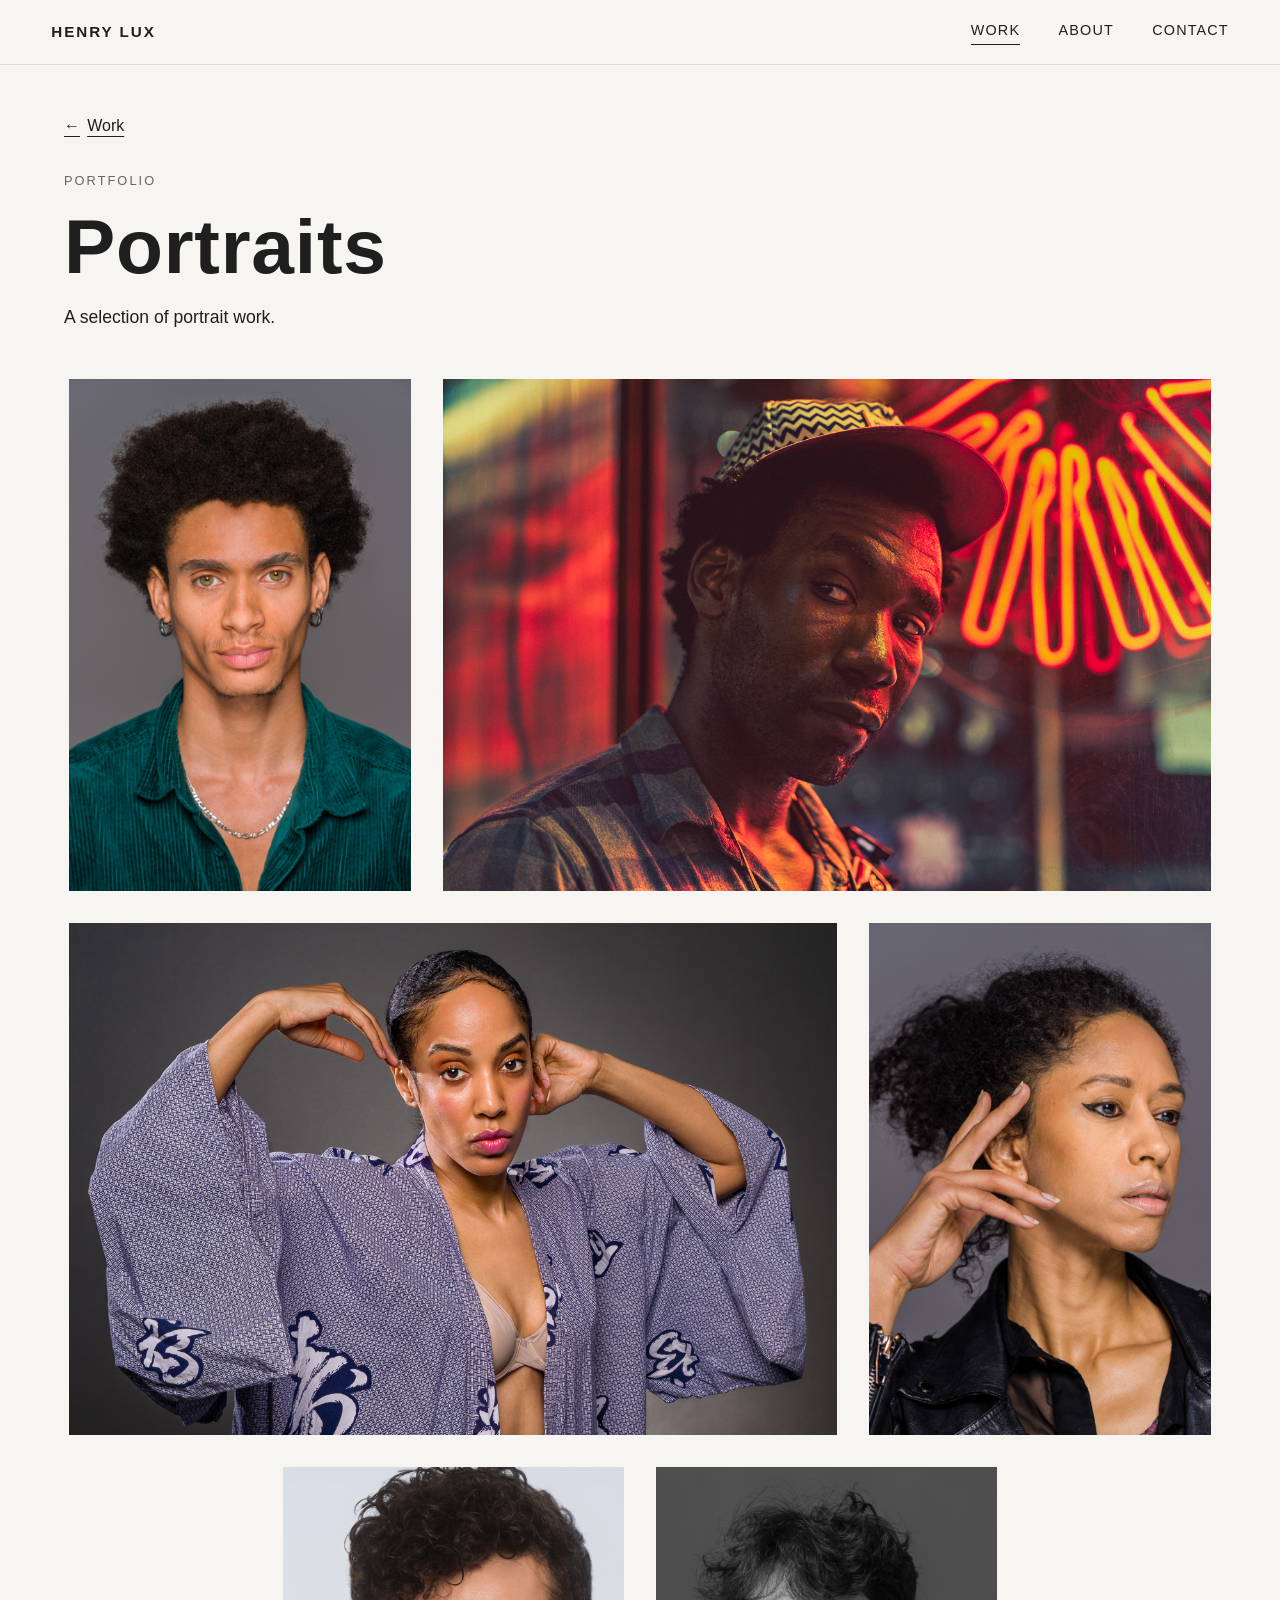
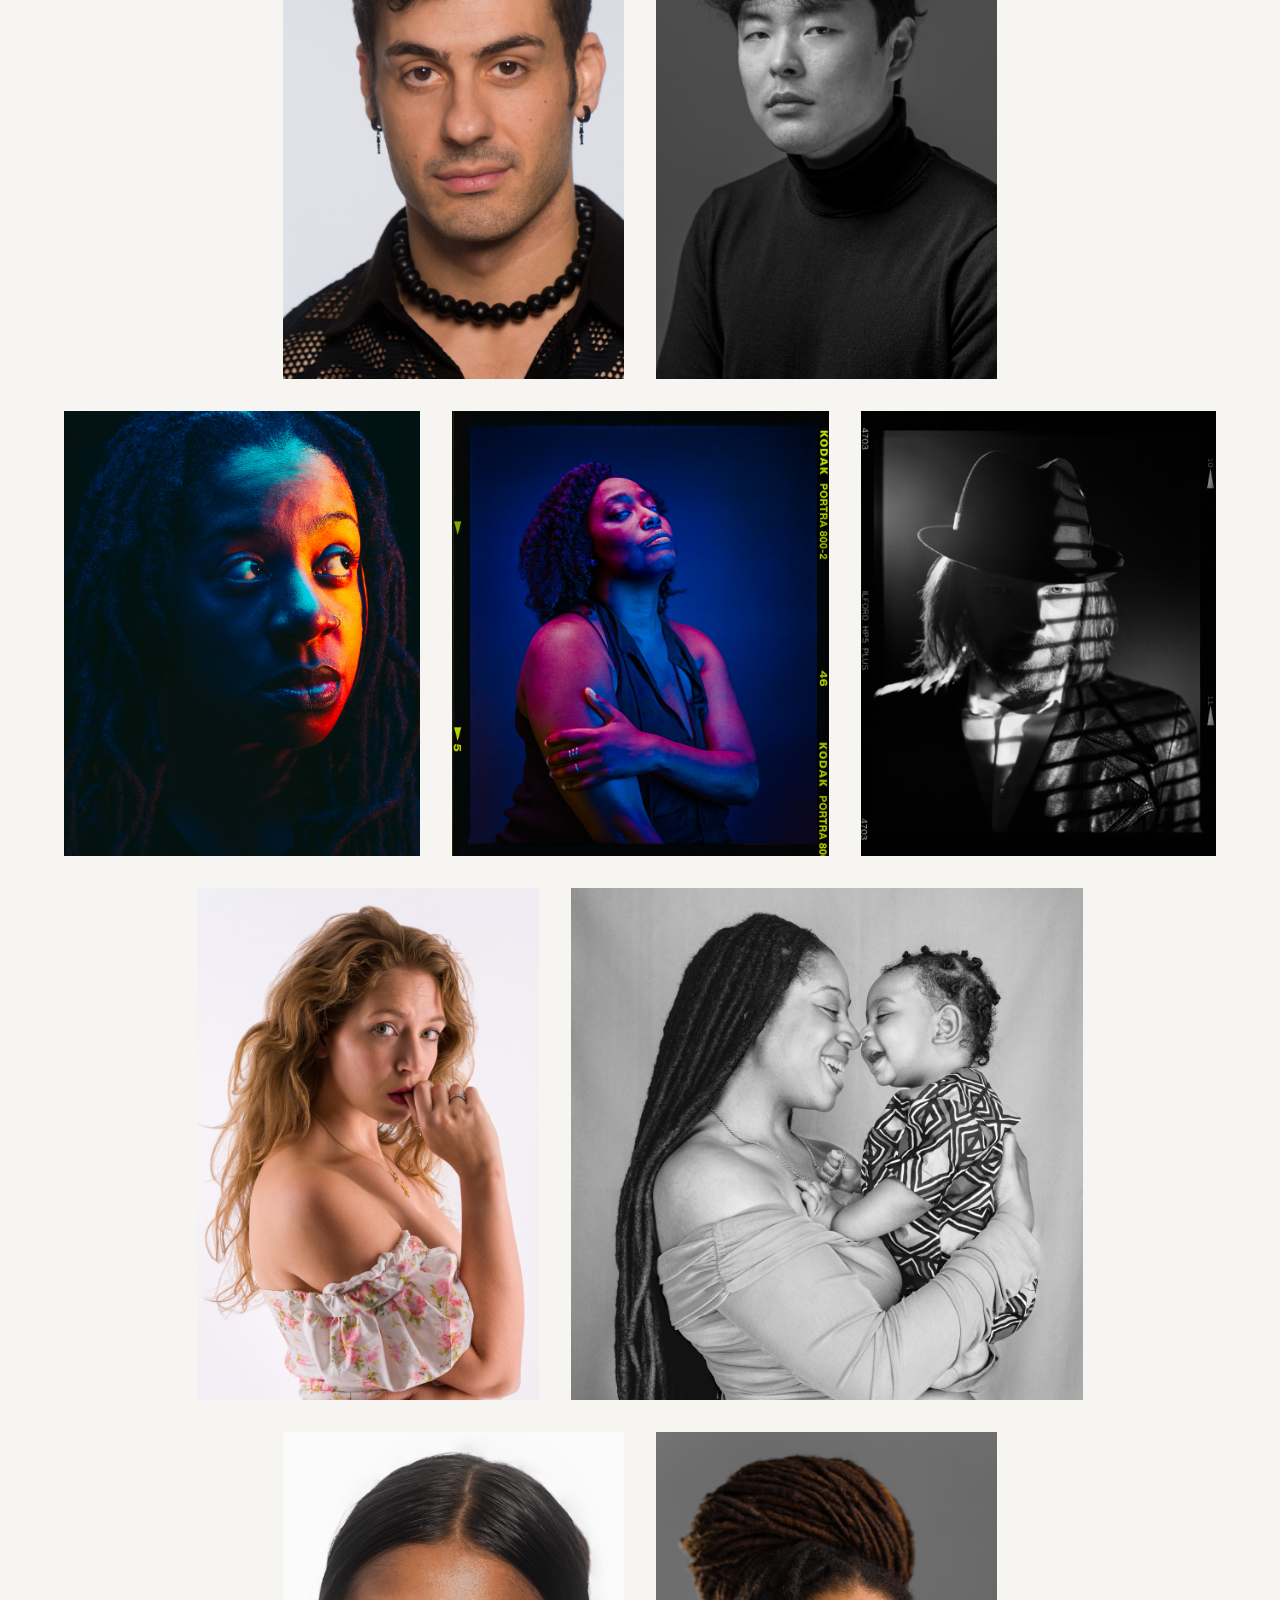
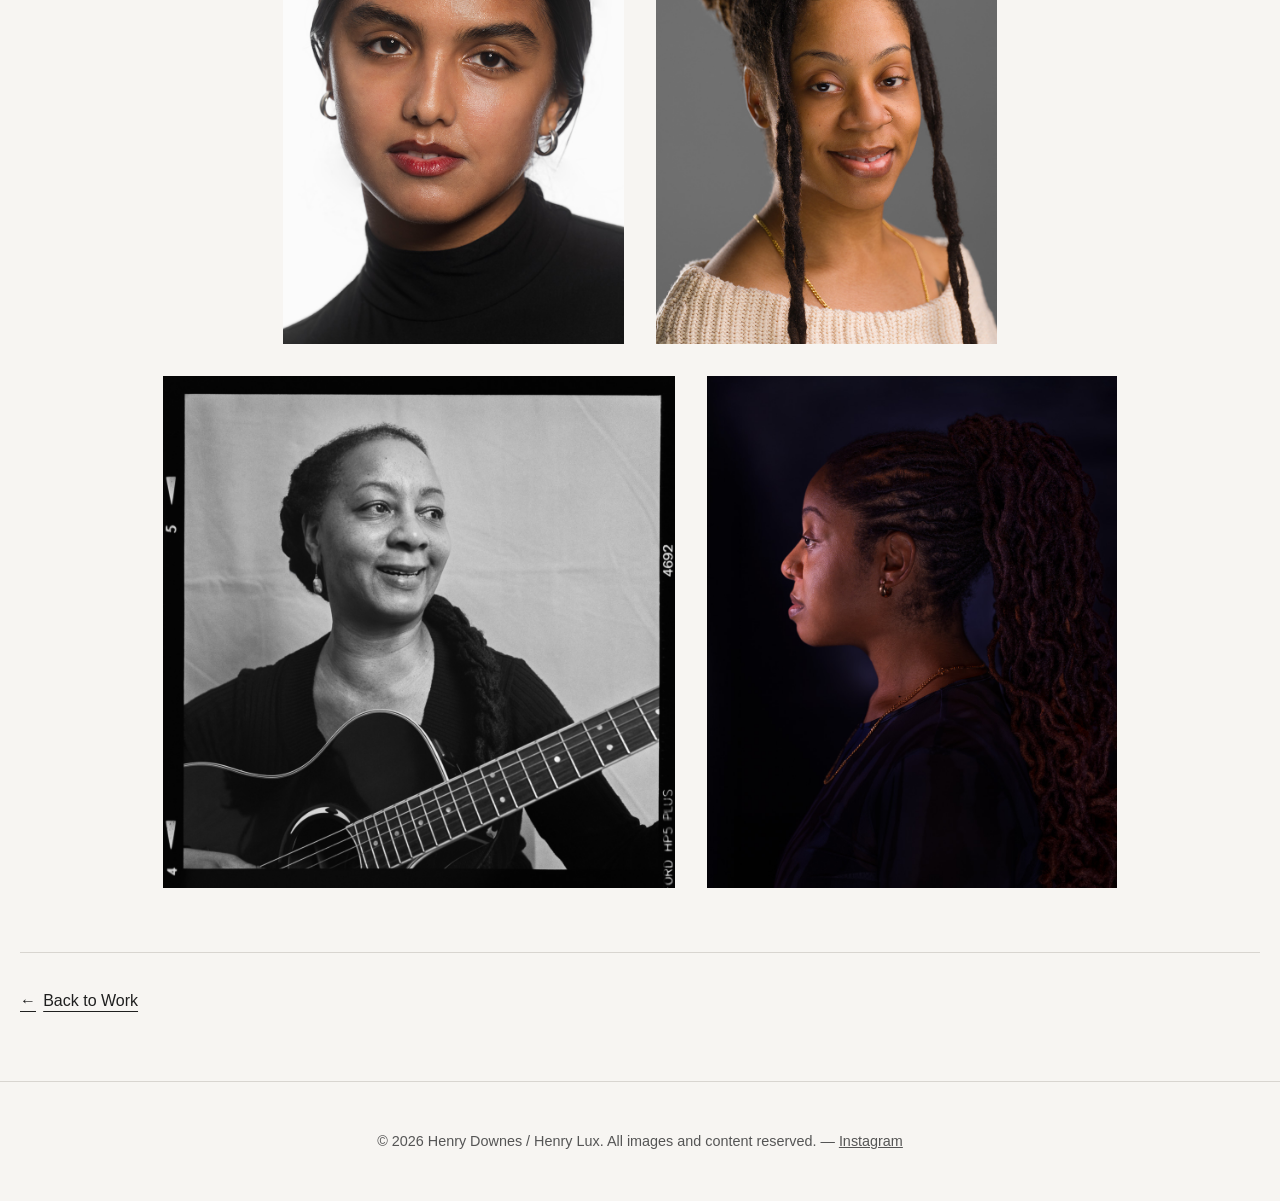
<file: portraits.html>
<!DOCTYPE html>
<html lang="en">
<head>
  <meta charset="UTF-8" />
  <meta name="viewport" content="width=device-width, initial-scale=1.0" />

  <title>Portraits | HENRY LUX PHOTOGRAPHY</title>

  <meta name="description" content="Studio portraits, headshots, and creative portrait photography by Henry Lux, based in New York City.">

  <link rel="canonical" href="https://henryluxphotography.com/portraits.html">
  <meta property="og:title" content="Portraits | Henry Lux Photography">
  <meta property="og:description" content="Studio portraits, headshots, and creative portrait photography by Henry Lux, based in New York City.">
  <meta property="og:type" content="website">
  <meta property="og:url" content="https://henryluxphotography.com/portraits.html">
  <meta property="og:site_name" content="Henry Lux Photography">

  <link rel="icon" href="/favicon.svg" type="image/svg+xml">
  <link rel="stylesheet" href="css/style.css" />
</head>
<body class="selected-portfolio portraits-portfolio">

  <a href="#main-content" class="skip-link">Skip to main content</a>

  <header class="site-header prototype-header">
    <a href="index.html" class="logo" aria-label="Henry Lux, home">HENRY LUX</a>

    <nav class="site-nav" id="site-nav" aria-label="Primary navigation">
      <a href="projects.html" class="current-page" aria-current="true">Work</a>
      <a href="about.html">About</a>
      <a href="contact.html">Contact</a>
    </nav>

    <button
      type="button"
      class="menu-toggle"
      id="menu-toggle"
      aria-label="Toggle navigation"
      aria-controls="site-nav"
      aria-expanded="false"
    >
      Menu
    </button>
  </header>

  <main id="main-content">

    <section class="page-intro portfolio-intro" aria-labelledby="portfolio-title">
      <a class="back-link" href="projects.html"><span aria-hidden="true">&#8592;</span> Work</a>
      <p class="eyebrow">Portfolio</p>
      <h1 id="portfolio-title">Portraits</h1>
      <p>
        A selection of portrait work.
      </p>
    </section>

    <section class="gallery portfolio-grid" aria-label="Portraits photographs">
      <div class="portfolio-row" style="--row-ratio: 2.166667; --row-gaps: 1;">
        <a href="images/portraits/large/portrait-6.jpg" style="--image-ratio: 0.666667;">
          <img src="images/portraits/thumb/portrait-thumb-6.jpg"
            alt="Studio headshot of a man against a neutral background" width="800" height="1200" decoding="async">
        </a>
        <a href="images/portraits/large/portrait-1.jpg" style="--image-ratio: 1.500000;">
          <img src="images/portraits/thumb/portrait-thumb-1.jpg"
            alt="Portrait of a person in a patterned cap beside a red neon sign." width="1200" height="800" decoding="async">
        </a>
      </div>

      <div class="portfolio-row" style="--row-ratio: 2.166667; --row-gaps: 1;">
        <a href="images/portraits/large/portrait-3.jpg" style="--image-ratio: 1.500000;">
          <img src="images/portraits/thumb/portrait-thumb-3.jpg"
            alt="Studio portrait of a woman in a patterned robe against a dark background" width="1200" height="800" loading="lazy" decoding="async">
        </a>
        <a href="images/portraits/large/portrait-5.jpg" style="--image-ratio: 0.666667;">
          <img src="images/portraits/thumb/portrait-thumb-5.jpg"
            alt="Close portrait with one hand at the temple and the face turned to one side." width="800" height="1200" loading="lazy" decoding="async">
        </a>
      </div>

      <div class="portfolio-row" style="--row-ratio: 1.333333; --row-gaps: 1;">
        <a href="images/portraits/large/portrait-4.jpg" style="--image-ratio: 0.666667;">
          <img src="images/portraits/thumb/portrait-thumb-4.jpg"
            alt="Headshot of a person with curly hair, earrings, and a black beaded necklace." width="800" height="1200" loading="lazy" decoding="async">
        </a>
        <a href="images/portraits/large/portrait-2.jpg" style="--image-ratio: 0.666667;">
          <img src="images/portraits/thumb/portrait-thumb-2.jpg"
            alt="Black and white portrait with soft directional light" width="800" height="1200" loading="lazy" decoding="async">
        </a>
      </div>

      <div class="portfolio-row" style="--row-ratio: 2.442500; --row-gaps: 2;">
        <a href="images/portraits/large/portrait-11.jpg" style="--image-ratio: 0.800000;">
          <img src="images/portraits/thumb/portrait-thumb-11.jpg"
            alt="Color portrait with blue and warm-toned lighting" width="960" height="1200" loading="lazy" decoding="async">
        </a>
        <a href="images/portraits/large/portrait-12.jpg" style="--image-ratio: 0.845000;">
          <img src="images/portraits/thumb/portrait-thumb-12.jpg"
            alt="Seated portrait with one arm across the body and the face tilted upward under blue and pink light." width="1014" height="1200" loading="lazy" decoding="async">
        </a>
        <a href="images/portraits/large/portrait-9.jpg" style="--image-ratio: 0.797500;">
          <img src="images/portraits/thumb/portrait-thumb-9.jpg"
            alt="Black-and-white portrait of a person in a hat, with projected bands of light and shadow across the face." width="957" height="1200" loading="lazy" decoding="async">
        </a>
      </div>

      <div class="portfolio-row" style="--row-ratio: 1.666667; --row-gaps: 1;">
        <a href="images/portraits/large/portrait-7.jpg" style="--image-ratio: 0.666667;">
          <img src="images/portraits/thumb/portrait-thumb-7.jpg"
            alt="Studio portrait of a woman in a floral dress against a bright background" width="800" height="1200" loading="lazy" decoding="async">
        </a>
        <a href="images/portraits/large/portrait-8.jpg" style="--image-ratio: 1.000000;">
          <img src="images/portraits/thumb/portrait-thumb-8.jpg"
            alt="Black-and-white portrait of an adult holding a child, their noses touching as they smile." width="1200" height="1200" loading="lazy" decoding="async">
        </a>
      </div>

      <div class="portfolio-row" style="--row-ratio: 1.333333; --row-gaps: 1;">
        <a href="images/portraits/large/portrait-14.jpg" style="--image-ratio: 0.666667;">
          <img src="images/portraits/thumb/portrait-thumb-14.jpg"
            alt="Close studio headshot of a woman in a black turtleneck against a white background" width="800" height="1200" loading="lazy" decoding="async">
        </a>
        <a href="images/portraits/large/portrait-15.jpg" style="--image-ratio: 0.666667;">
          <img src="images/portraits/thumb/portrait-thumb-15.jpg"
            alt="Studio headshot of a woman with locs styled in a high bun against a gray background" width="800" height="1200" loading="lazy" decoding="async">
        </a>
      </div>

      <div class="portfolio-row" style="--row-ratio: 1.800000; --row-gaps: 1;">
        <a href="images/portraits/large/portrait-10.jpg" style="--image-ratio: 1.000000;">
          <img src="images/portraits/thumb/portrait-thumb-10.jpg"
            alt="Black-and-white portrait of a person holding a guitar." width="1200" height="1200" loading="lazy" decoding="async">
        </a>
        <a href="images/portraits/large/portrait-13.jpg" style="--image-ratio: 0.800000;">
          <img src="images/portraits/thumb/portrait-thumb-13.jpg"
            alt="Profile portrait with soft light and a dark background" width="960" height="1200" loading="lazy" decoding="async">
        </a>
      </div>

    </section>

    <nav class="project-end" aria-label="Portfolio navigation">
      <a class="text-link" href="projects.html"><span aria-hidden="true">&#8592;</span> Back to Work</a>
    </nav>
  </main>

  <footer class="site-footer prototype-footer">
    <p>&copy; 2026 Henry Downes / Henry Lux. All images and content reserved. — 
      <a href="https://instagram.com/hluxphotography" target="_blank" rel="noopener noreferrer">Instagram</a>
    </p>
  </footer>

  <!-- Lightbox Modal Box -->

 <div id="lightbox" class="lightbox" role="dialog" aria-modal="true" aria-label="Expanded photograph">

  <button type="button" class="lightbox-close" aria-label="Close image">&times;</button>

  <button type="button" class="lightbox-fullscreen" id="lightbox-fullscreen" aria-label="Enter fullscreen" aria-pressed="false" hidden>
    <svg width="22" height="22" viewBox="0 0 24 24" fill="none" stroke="currentColor" stroke-width="1.5" aria-hidden="true" focusable="false">
      <path class="fullscreen-enter-icon" d="M8 3H3v5m13-5h5v5M3 16v5h5m13-5v5h-5" />
      <path class="fullscreen-exit-icon" d="M3 8h5V3m13 5h-5V3M8 21v-5H3m13 5v-5h5" />
    </svg>
  </button>

  <button type="button" class="lightbox-nav lightbox-prev" aria-label="Previous image">&#10094;</button>

  <img class="lightbox-content" id="lightbox-img" alt="">

    <p class="lightbox-position" id="lightbox-position" aria-live="polite" aria-atomic="true"></p>

  <button type="button" class="lightbox-nav lightbox-next" aria-label="Next image">&#10095;</button>

</div>

  <script src="js/main.js"></script>
</body>
</html>
</file>
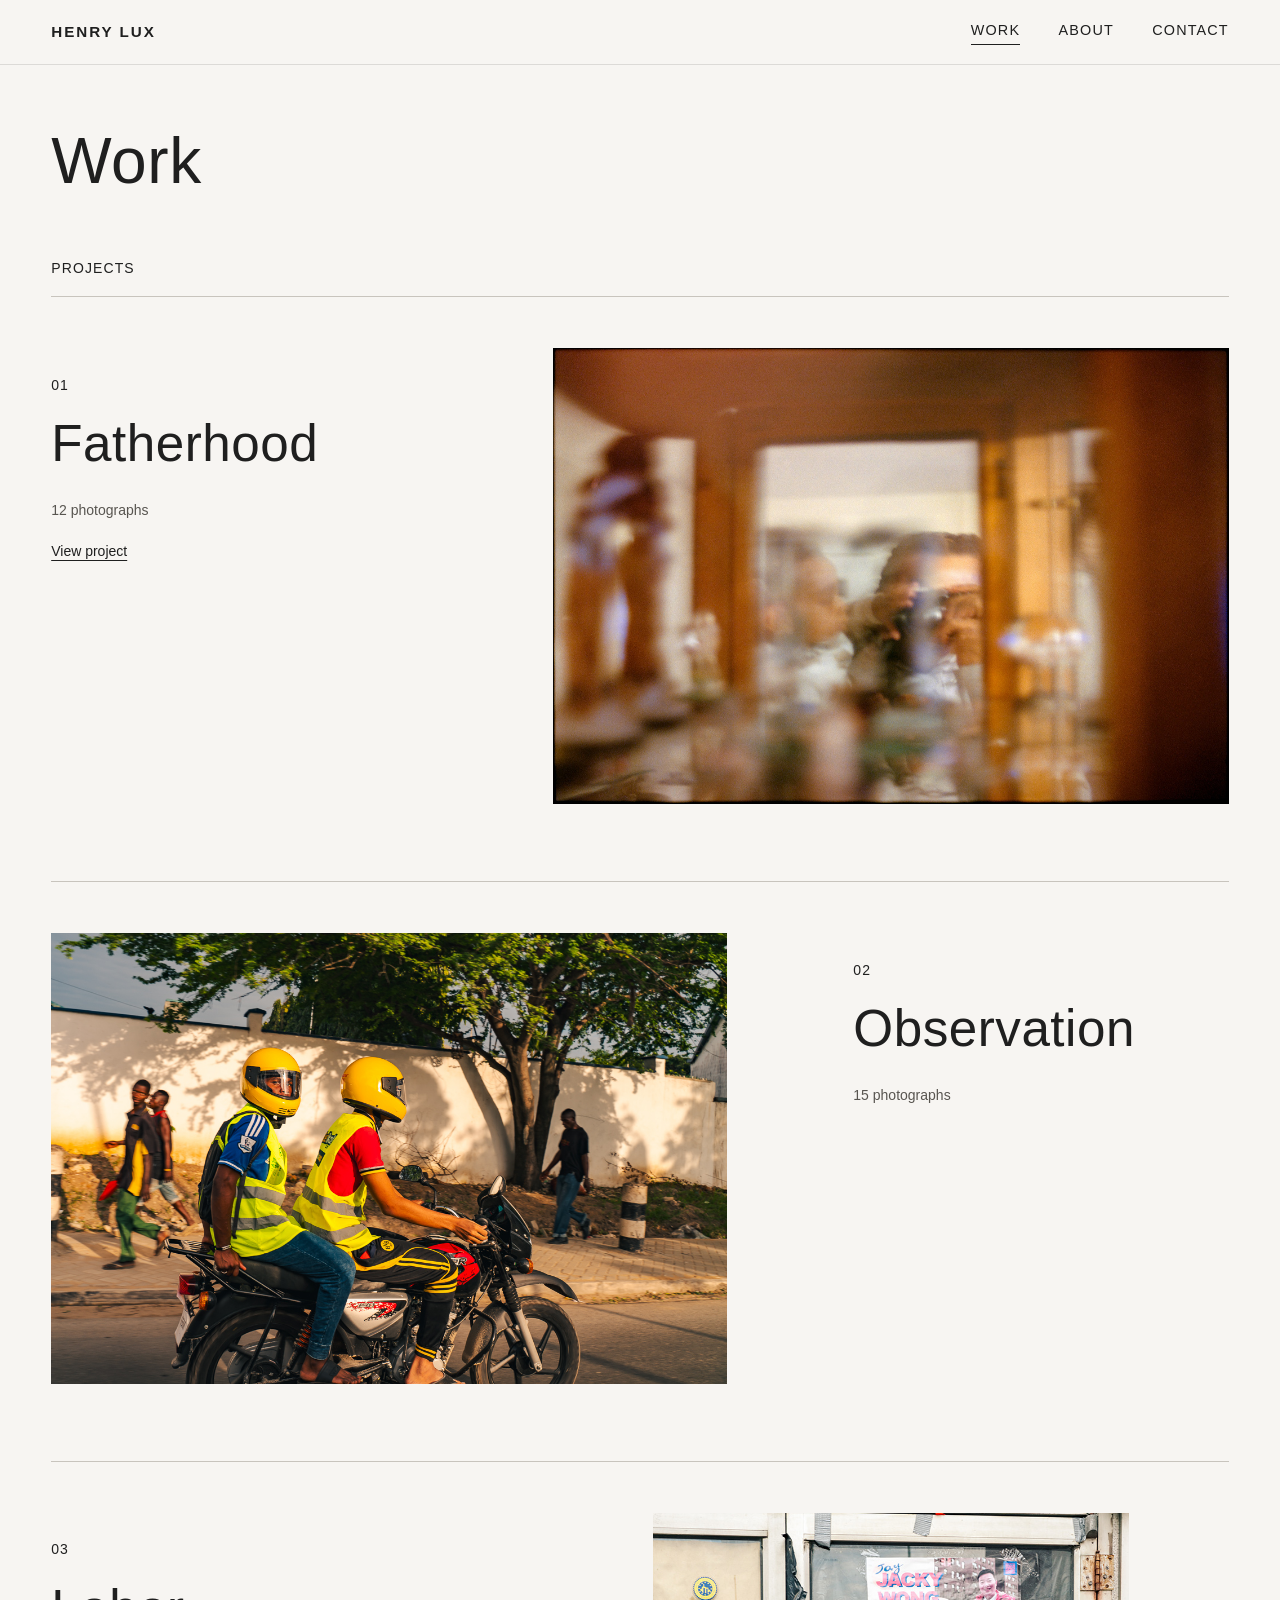
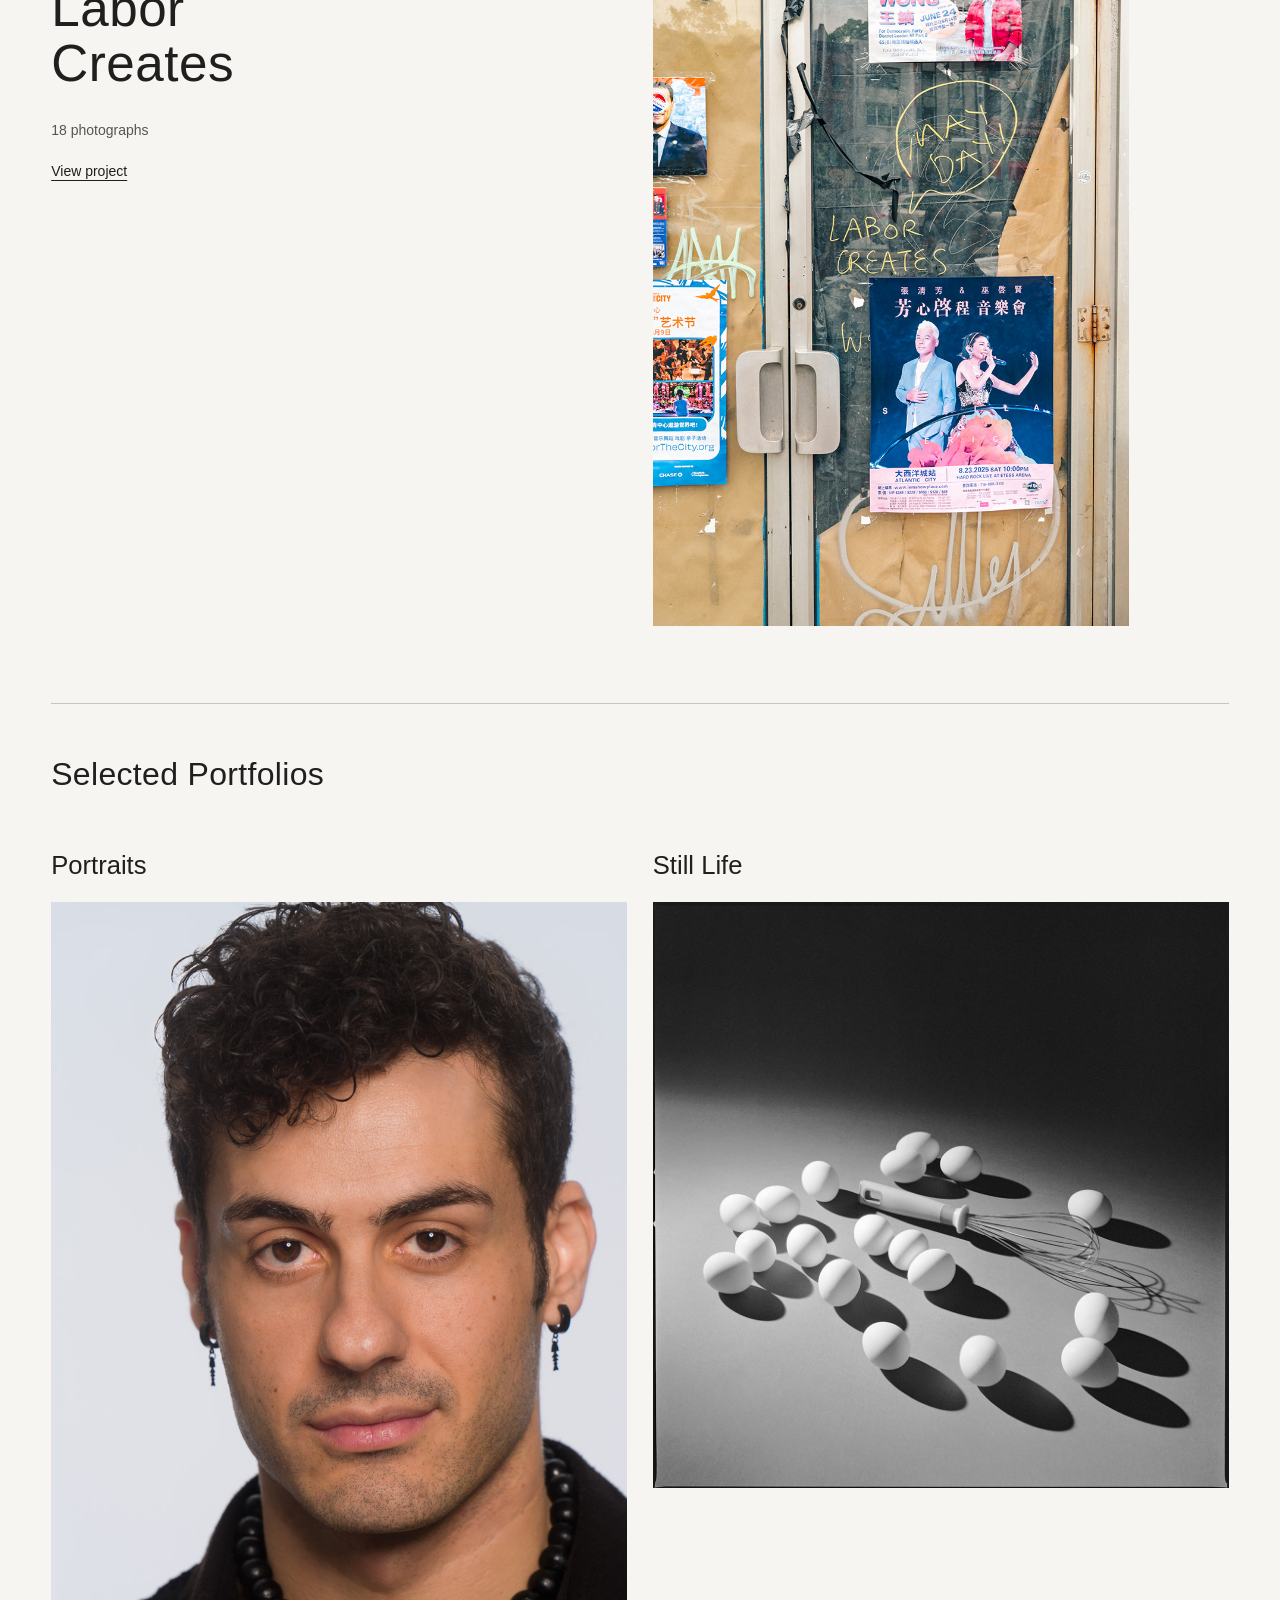
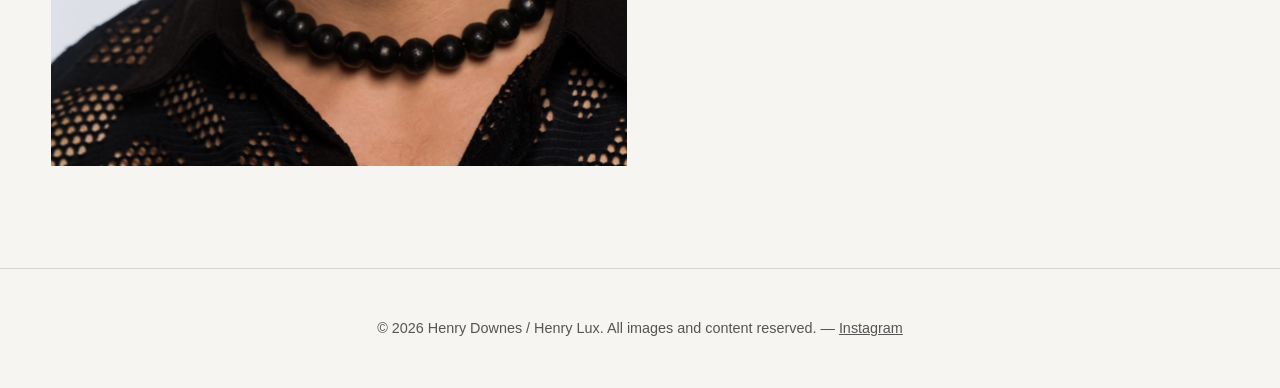
<file: projects.html>
<!DOCTYPE html>
<html lang="en">
<head>
  <meta charset="UTF-8" />
  <meta name="viewport" content="width=device-width, initial-scale=1.0" />

  <title>Work | HENRY LUX PHOTOGRAPHY</title>

  <meta
    name="description"
    content="Photography by Henry Lux: Fatherhood, Observation, Labor Creates, and selected portrait and still life portfolios."
  >

  <link rel="canonical" href="https://henryluxphotography.com/projects.html">
  <meta property="og:title" content="Work | Henry Lux Photography">
  <meta property="og:description" content="Photography by Henry Lux: Fatherhood, Observation, Labor Creates, and selected portrait and still life portfolios.">
  <meta property="og:type" content="website">
  <meta property="og:url" content="https://henryluxphotography.com/projects.html">
  <meta property="og:site_name" content="Henry Lux Photography">

  <link rel="icon" href="/favicon.svg" type="image/svg+xml">
  <link rel="stylesheet" href="css/style.css" />
</head>

<body class="work-index">

  <a href="#main-content" class="skip-link">Skip to main content</a>

  <header class="site-header prototype-header">
    <a href="index.html" class="logo" aria-label="Henry Lux, home">HENRY LUX</a>

    <nav class="site-nav" id="site-nav" aria-label="Primary navigation">
      <a
        href="projects.html"
        class="current-page"
        aria-current="page"
      >
        Work
      </a>
      <a href="about.html">About</a>
      <a href="contact.html">Contact</a>
    </nav>

    <button
      type="button"
      class="menu-toggle"
      id="menu-toggle"
      aria-label="Toggle navigation"
      aria-controls="site-nav"
      aria-expanded="false"
    >
      Menu
    </button>
  </header>

  <main id="main-content" class="work-main">
    <div class="work-intro">
      <h1>Work</h1>
    </div>

    <section class="work-projects" aria-labelledby="work-projects-title">
      <h2 class="work-section-label" id="work-projects-title">Projects</h2>

      <article class="work-project" aria-labelledby="fatherhood-title">
        <div class="work-project-heading">
          <p class="work-number">01</p>
          <h3 class="work-project-title" id="fatherhood-title"><a href="fatherhood.html">Fatherhood</a></h3>
        </div>
        <a class="work-photo" href="fatherhood.html">
          <img src="images/projects/thumbs/01-reflection-mirror-blur-thumb.jpg" alt="Blurred reflection of a father holding a camera beside a child in the glass of a display cabinet." width="1200" height="809" decoding="async">
        </a>
        <div class="work-project-details">
          <p>12 photographs</p>
          <a href="fatherhood.html" class="work-link">View project<span class="work-sr-only">: Fatherhood</span></a>
        </div>
      </article>

      <article class="work-project work-project-reverse" aria-labelledby="observation-title">
        <div class="work-project-heading">
          <p class="work-number">02</p>
          <h3 class="work-project-title" id="observation-title"><a href="observation.html">Observation</a></h3>
        </div>
        <a class="work-photo" href="observation.html">
          <img src="images/projects/observation/thumb/observation-01-yellow-helmets-thumb.jpg" alt="Two people in yellow helmets and reflective vests riding a motorcycle past pedestrians" width="1200" height="800" loading="lazy" decoding="async">
        </a>
        <div class="work-project-details">
          <p>15 photographs</p>
        </div>
      </article>

      <article class="work-project work-project-vertical" aria-labelledby="labor-title">
        <div class="work-project-heading">
          <p class="work-number">03</p>
          <h3 class="work-project-title" id="labor-title"><a href="labor-creates.html">Labor<br>Creates</a></h3>
        </div>
        <a class="work-photo" href="labor-creates.html">
          <img src="images/projects/labor-creates/thumbs/01-labor-creates-door-thumb.jpg" alt="Weathered Chinatown storefront door with posters and the yellow words Labor Creates written on the glass" width="800" height="1200" loading="lazy" decoding="async">
        </a>
        <div class="work-project-details">
          <p>18 photographs</p>
          <a href="labor-creates.html" class="work-link">View project<span class="work-sr-only">: Labor Creates</span></a>
        </div>
      </article>
    </section>

    <section class="work-portfolios" aria-labelledby="work-portfolios-title">
      <h2 id="work-portfolios-title">Selected Portfolios</h2>
      <div class="work-portfolio-grid">
        <article class="work-portfolio">
          <h3><a href="portraits.html">Portraits</a></h3>
          <a href="portraits.html" class="work-portfolio-photo">
            <img src="images/portraits/thumb/portrait-thumb-4.jpg" alt="Headshot of a person with curly hair, earrings, and a black beaded necklace." width="800" height="1200" loading="lazy" decoding="async">
          </a>
        </article>
        <article class="work-portfolio">
          <h3><a href="still-life.html">Still Life</a></h3>
          <a href="still-life.html" class="work-portfolio-photo">
            <img src="images/still-life/thumb/still-life-thumb-01-eggs-whisk.jpg" alt="Black-and-white still life of eggs and a whisk casting long shadows." width="1180" height="1200" loading="lazy" decoding="async">
          </a>
        </article>
      </div>
    </section>
  </main>

  <footer class="site-footer prototype-footer">
    <p>
      &copy; 2026 Henry Downes / Henry Lux. All images and content reserved. —
      <a
        href="https://instagram.com/hluxphotography"
        target="_blank"
        rel="noopener noreferrer"
      >
        Instagram
      </a>
    </p>
  </footer>

  <script src="js/main.js"></script>
</body>
</html>
</file>
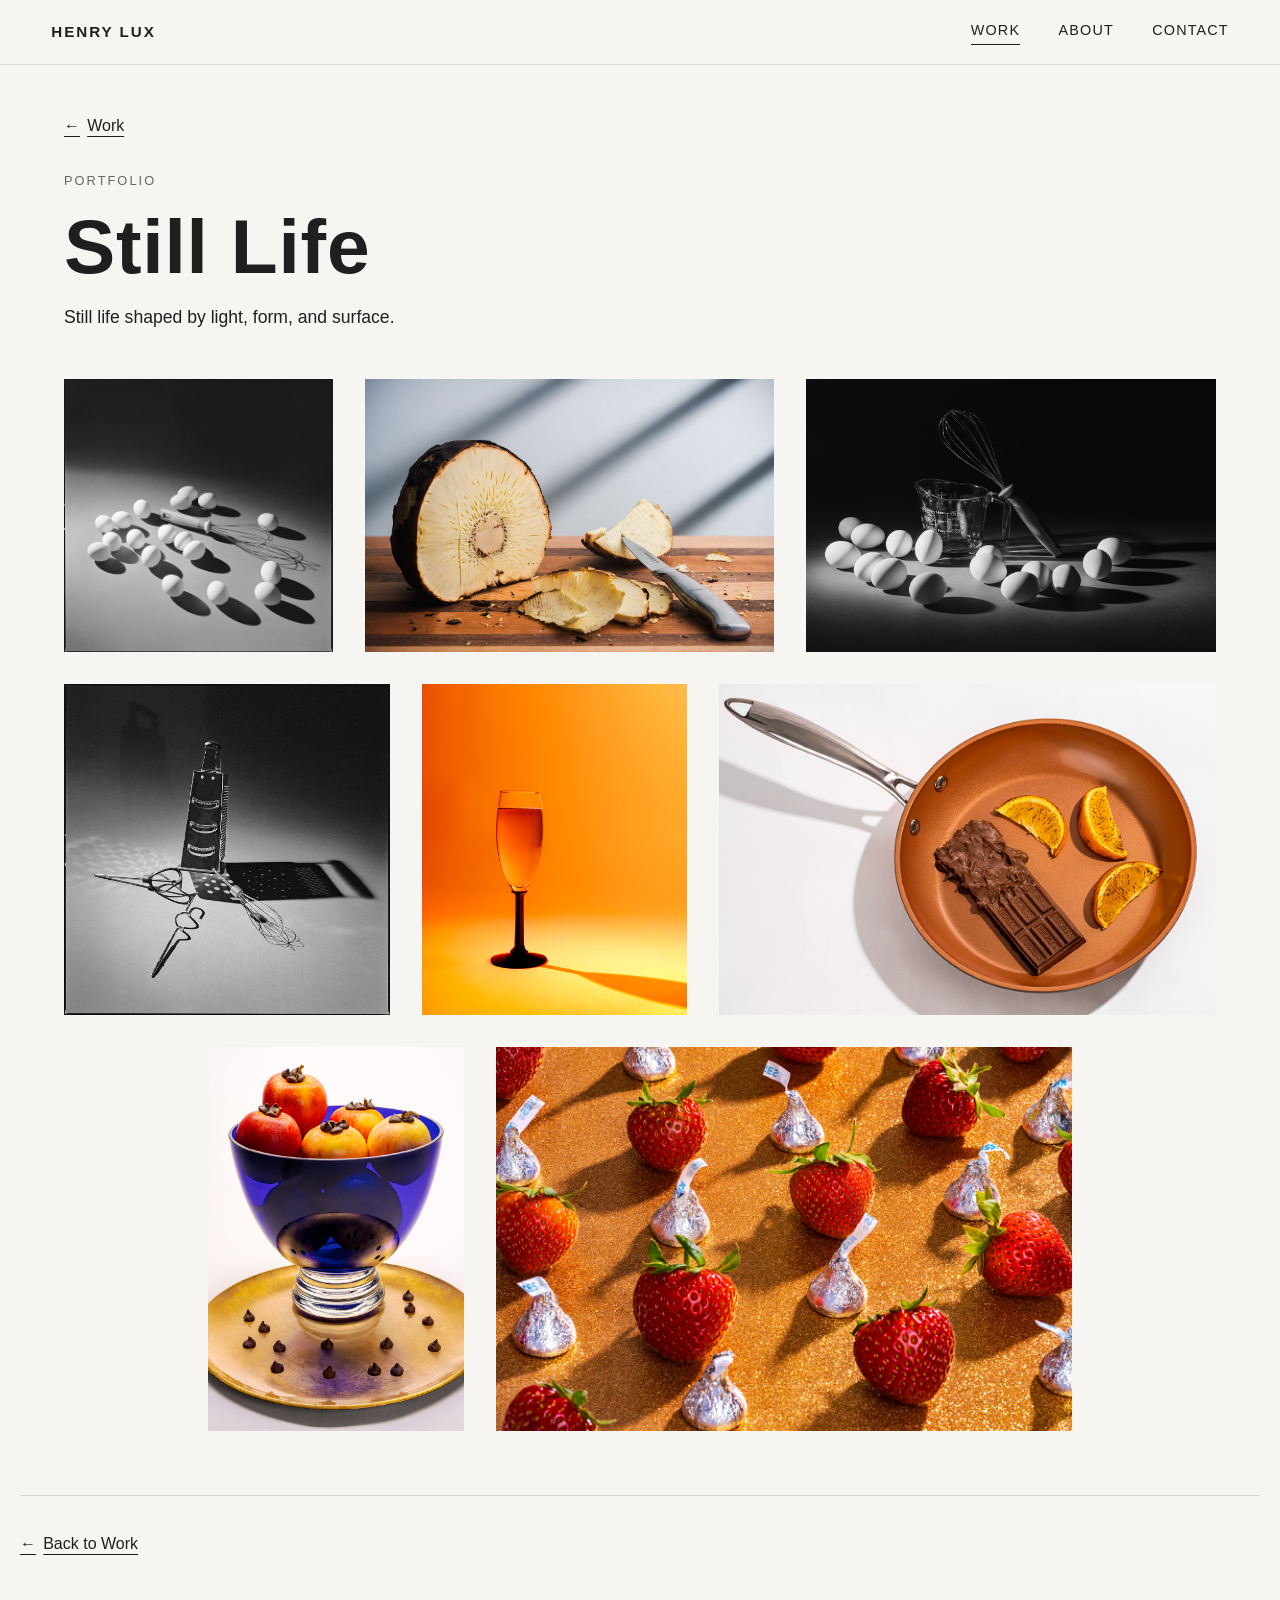
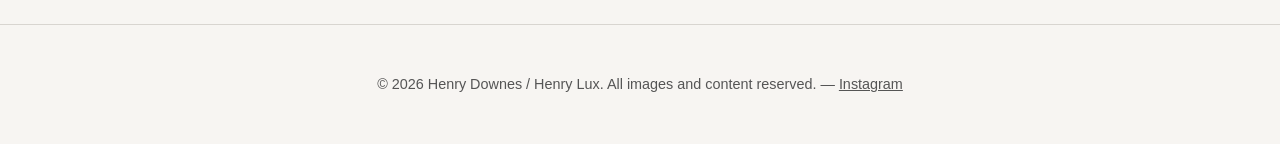
<file: still-life.html>
<!DOCTYPE html>
<html lang="en">
<head>
  <meta charset="UTF-8" />
  <meta name="viewport" content="width=device-width, initial-scale=1.0" />

  <title>Still Life | HENRY LUX PHOTOGRAPHY</title>

  <meta name="description" content="Still life by Henry Lux, based in New York City.">

  <link rel="canonical" href="https://henryluxphotography.com/still-life.html">
  <meta property="og:title" content="Still Life | Henry Lux Photography">
  <meta property="og:description" content="Still life by Henry Lux, based in New York City.">
  <meta property="og:type" content="website">
  <meta property="og:url" content="https://henryluxphotography.com/still-life.html">
  <meta property="og:site_name" content="Henry Lux Photography">

  <link rel="icon" href="/favicon.svg" type="image/svg+xml">
  <link rel="stylesheet" href="css/style.css" />
</head>
<body class="selected-portfolio still-life-portfolio">

  <a href="#main-content" class="skip-link">Skip to main content</a>

  <header class="site-header prototype-header">
    <a href="index.html" class="logo" aria-label="Henry Lux, home">HENRY LUX</a>

    <nav class="site-nav" id="site-nav" aria-label="Primary navigation">
      <a href="projects.html" class="current-page" aria-current="true">Work</a>
      <a href="about.html">About</a>
      <a href="contact.html">Contact</a>
    </nav>

    <button
      type="button"
      class="menu-toggle"
      id="menu-toggle"
      aria-label="Toggle navigation"
      aria-controls="site-nav"
      aria-expanded="false"
    >
      Menu
    </button>
  </header>

  <main id="main-content">

    <section class="page-intro portfolio-intro" aria-labelledby="portfolio-title">
      <a class="back-link" href="projects.html"><span aria-hidden="true">&#8592;</span> Work</a>
      <p class="eyebrow">Portfolio</p>
      <h1 id="portfolio-title">Still Life</h1>
      <p>
        Still life shaped by light, form, and surface.
      </p>
    </section>

    <section class="gallery portfolio-grid" aria-label="Still Life photographs">
      <div class="portfolio-row" style="--row-ratio: 3.983333; --row-gaps: 2;">
        <a href="images/still-life/large/still-life-01-eggs-whisk.jpg" style="--image-ratio: 0.983333;">
          <img src="images/still-life/thumb/still-life-thumb-01-eggs-whisk.jpg"
            alt="Black-and-white still life of eggs and a whisk casting long shadows." width="1180" height="1200" decoding="async">
        </a>
        <a href="images/still-life/large/still-life-02-breadfruit-knife.jpg" style="--image-ratio: 1.500000;">
          <img src="images/still-life/thumb/still-life-thumb-02-breadfruit-knife.jpg"
            alt="Roasted breadfruit with cut slices and a knife on a wooden surface." width="1200" height="800" decoding="async">
        </a>
        <a href="images/still-life/large/still-life-03-eggs-measuring-cup-whisk.jpg" style="--image-ratio: 1.500000;">
          <img src="images/still-life/thumb/still-life-thumb-03-eggs-measuring-cup-whisk.jpg"
            alt="Eggs, a glass measuring cup, and a whisk casting long shadows against a dark background." width="1200" height="800" decoding="async">
        </a>
      </div>

      <div class="portfolio-row" style="--row-ratio: 3.284167; --row-gaps: 2;">
        <a href="images/still-life/large/still-life-04-grater-whisks.jpg" style="--image-ratio: 0.984167;">
          <img src="images/still-life/thumb/still-life-thumb-04-grater-whisks.jpg"
            alt="Black-and-white still life of a grater, a whisk, and mixer attachments casting shadows." width="1181" height="1200" loading="lazy" decoding="async">
        </a>
        <a href="images/still-life/large/still-life-05-orange-glass-shadow.jpg" style="--image-ratio: 0.800000;">
          <img src="images/still-life/thumb/still-life-thumb-05-orange-glass-shadow.jpg"
            alt="A stemmed glass containing amber liquid casts a long shadow across an orange surface." width="960" height="1200" loading="lazy" decoding="async">
        </a>
        <a href="images/still-life/large/still-life-06-chocolate-orange-pan.jpg" style="--image-ratio: 1.500000;">
          <img src="images/still-life/thumb/still-life-thumb-06-chocolate-orange-pan.jpg"
            alt="Still life photograph of chocolate and orange in a pan" width="1200" height="800" loading="lazy" decoding="async">
        </a>
      </div>

      <div class="portfolio-row" style="--row-ratio: 2.166667; --row-gaps: 1;">
        <a href="images/still-life/large/still-life-07-blue-bowl-fruit.jpg" style="--image-ratio: 0.666667;">
          <img src="images/still-life/thumb/still-life-thumb-07-blue-bowl-fruit.jpg"
            alt="Red and yellow apples topped with chocolate chips in a blue glass bowl, with more chips scattered on a gold-colored plate." width="800" height="1200" loading="lazy" decoding="async">
        </a>
        <a href="images/still-life/large/still-life-08-strawberries-kisses.jpg" style="--image-ratio: 1.500000;">
          <img src="images/still-life/thumb/still-life-thumb-08-strawberries-kisses.jpg"
            alt="Still life photograph of strawberries and wrapped chocolate" width="1200" height="800" loading="lazy" decoding="async">
        </a>
      </div>

    </section>

    <nav class="project-end" aria-label="Portfolio navigation">
      <a class="text-link" href="projects.html"><span aria-hidden="true">&#8592;</span> Back to Work</a>
    </nav>
  </main>

  <footer class="site-footer prototype-footer">
    <p>&copy; 2026 Henry Downes / Henry Lux. All images and content reserved. — 
      <a href="https://instagram.com/hluxphotography" target="_blank" rel="noopener noreferrer">Instagram</a>
    </p>
  </footer>

  <!-- Lightbox Modal Box -->

  <div id="lightbox" class="lightbox" role="dialog" aria-modal="true" aria-label="Expanded photograph">

    <button type="button" class="lightbox-close" aria-label="Close image">&times;</button>

    <button type="button" class="lightbox-fullscreen" id="lightbox-fullscreen" aria-label="Enter fullscreen" aria-pressed="false" hidden>
      <svg width="22" height="22" viewBox="0 0 24 24" fill="none" stroke="currentColor" stroke-width="1.5" aria-hidden="true" focusable="false">
        <path class="fullscreen-enter-icon" d="M8 3H3v5m13-5h5v5M3 16v5h5m13-5v5h-5" />
        <path class="fullscreen-exit-icon" d="M3 8h5V3m13 5h-5V3M8 21v-5H3m13 5v-5h5" />
      </svg>
    </button>

    <button type="button" class="lightbox-nav lightbox-prev" aria-label="Previous image">&#10094;</button>

    <img class="lightbox-content" id="lightbox-img" alt="">

    <p class="lightbox-position" id="lightbox-position" aria-live="polite" aria-atomic="true"></p>

    <button type="button" class="lightbox-nav lightbox-next" aria-label="Next image">&#10095;</button>

  </div>

  <script src="js/main.js"></script>
</body>
</html>
</file>
<file: css/style.css>
/* =========================
   Basic Reset
========================= */

* {
  margin: 0;
  padding: 0;
  box-sizing: border-box;
}

html {
  font-size: 16px;
  scroll-behavior: smooth;
}

body {
  font-family: -apple-system, BlinkMacSystemFont, "Segoe UI", Roboto, Helvetica, Arial, sans-serif;
  background: #f7f5f2;
  color: #1f1f1f;
  line-height: 1.6;
}

img {
  max-width: 100%;
  display: block;
}

a {
  color: inherit;
}

/* =========================
   Skip Link
========================= */

.skip-link {
  position: absolute;
  top: 0.75rem;
  left: 0.75rem;
  transform: translateY(-200%);
  background: #1f1f1f;
  color: #fff;
  padding: 0.75rem 1rem;
  text-decoration: none;
  z-index: 1001;
}

.skip-link:focus {
  transform: translateY(0);
}

#main-content {
  /* Clear the approved sticky header without changing page layout. */
  scroll-margin-top: 4.25rem;
}

@media (max-width: 760px) {
  #main-content {
    scroll-margin-top: 5.25rem;
  }

  html:not(.js-enabled) #main-content {
    /* Clear the taller sticky header when fallback navigation stays expanded. */
    scroll-margin-top: 16rem;
  }
}


/* =========================
   Header / Navigation
========================= */

.site-header {
  width: 100%;
  padding: 1.25rem 5%;
  display: flex;
  justify-content: space-between;
  align-items: center;
  background: rgba(247, 245, 242, 0.95);
  border-bottom: 1px solid #ddd;
  position: sticky;
  top: 0;
  z-index: 100;
}

.logo {
  font-size: 1.05rem;
  font-weight: 700;
  color: #1f1f1f;
  text-decoration: none;
  letter-spacing: 0.04em;
  text-transform: uppercase;
}

.site-nav a.current-page {
  border-bottom: 1px solid #1f1f1f;
  padding-bottom: 2px;
}

.site-nav {
  display: flex;
  gap: 1.5rem;
}

.site-nav a {
  color: #1f1f1f;
  text-decoration: none;
  font-size: 0.95rem;
}

.site-nav a:hover,
.site-nav a:focus-visible {
  text-decoration: underline;
}

.menu-toggle {
  display: none;
  background: none;
  border: 1px solid #1f1f1f;
  padding: 0.45rem 0.75rem;
  font-size: 0.85rem;
  cursor: pointer;
}


/* =========================
   Hero Section
========================= */

.hero {
  min-height: 82vh;
  padding: 4rem 5%;
  display: grid;
  grid-template-columns: 1.15fr 1fr;
  gap: 3rem;
  align-items: center;
}

.hero-image img {
  width: 100%;
  height: 75vh;
  object-fit: cover;
}

.hero-text {
  max-width: 620px;
}

.eyebrow {
  font-size: 0.8rem;
  text-transform: uppercase;
  letter-spacing: 0.16em;
  margin-bottom: 1rem;
  color: #666;
}

.hero-text h1 {
  font-size: clamp(2.4rem, 6vw, 5rem);
  line-height: 1;
  margin-bottom: 1.5rem;
  letter-spacing: -0.04em;
}

.hero-text p {
  font-size: 1.1rem;
  margin-bottom: 2rem;
}


/* =========================
   Buttons
========================= */

.button-group {
  display: flex;
  flex-wrap: wrap;
  gap: 1rem;
}

.button {
  display: inline-block;
  background: #1f1f1f;
  color: #fff;
  text-decoration: none;
  padding: 0.85rem 1.25rem;
  border: 1px solid #1f1f1f;
  border-radius: 0;
  font: inherit;
  cursor: pointer;
}

.button:hover {
  background: transparent;
  color: #1f1f1f;
}

.site-nav a:focus-visible,
.button:focus-visible,
.menu-toggle:focus-visible,
.site-footer a:focus-visible {
  outline: 2px solid #1f1f1f;
  outline-offset: 4px;
}

.gallery a:focus-visible img {
  outline: 2px solid #1f1f1f;
  outline-offset: -4px;
}

.button.secondary {
  background: transparent;
  color: #1f1f1f;
}

.button.secondary:hover {
  background: #1f1f1f;
  color: #fff;
}


/* =========================
   Featured Section
========================= */

.featured {
  padding: 4rem 5%;
}

.section-heading {
  display: flex;
  justify-content: space-between;
  align-items: end;
  gap: 2rem;
  margin-bottom: 1.5rem;
}

.section-heading h2 {
  font-size: 2rem;
}

.section-heading a {
  font-size: 0.95rem;
}

.featured-grid {
  display: grid;
  grid-template-columns: repeat(3, 1fr);
  gap: 1.25rem;
}

.featured-grid img {
  width: 100%;
  height: 520px;
  object-fit: cover;
}

.featured-grid a {
  text-decoration: none;
}

.featured-grid h3 {
  margin-top: 0.75rem;
  font-size: 1rem;
  font-weight: 400;
  letter-spacing: 0.02em;
}

.featured-grid a:focus-visible {
  outline: 2px solid #1f1f1f;
  outline-offset: 4px;
}

/* =========================
   Page Intro
========================= */

.page-intro {
  padding: 5rem 5% 2rem;
  max-width: 850px;
}

.page-intro h1 {
  font-size: clamp(3rem, 8vw, 6rem);
  line-height: 0.95;
  margin-bottom: 1rem;
  letter-spacing: -0.05em;
}

.page-intro p {
  font-size: 1.1rem;
  max-width: 620px;
}

.artist-statement {
  margin-top: 2rem;
}

.artist-statement p + p {
  margin-top: 1.25rem;
}


/* =========================
   Portrait Gallery
========================= */

.gallery {
  padding: 2rem 5% 5rem;
  display: grid;
  grid-template-columns: repeat(3, 1fr);
  gap: 1.25rem;
}

.gallery a {
  display: block;
  overflow: hidden;
  background: #ddd;
}

.gallery img {
  width: 100%;
  height: 520px;
  object-fit: cover;
  transition: transform 0.35s ease;
}

.gallery a:hover img {
  transform: scale(1.03);
}

/* =========================
   Projects Page
========================= */

.project-list {
  padding: 2rem 5% 5rem;
  display: grid;
  gap: 1.5rem;
}

.project-card {
  display: grid;
  grid-template-columns: 0.65fr 1fr;
  gap: 2rem;
  align-items: center;
  text-decoration: none;
  border-top: 1px solid #ddd;
  padding-top: 2rem;
}

.project-card img {
  width: 100%;
  aspect-ratio: 4 / 3;
  object-fit: cover;
}

.project-card h2 {
  font-size: clamp(2rem, 5vw, 4rem);
  line-height: 0.95;
  letter-spacing: -0.04em;
  margin-bottom: 1rem;
}

.project-card p {
  max-width: 620px;
  color: #555;
}

.project-card:hover h2 {
  text-decoration: underline;
}

.project-card:focus-visible {
  outline: 2px solid #1f1f1f;
  outline-offset: 4px;
}

@media (max-width: 650px) {
  .project-card {
    grid-template-columns: 1fr;
    gap: 1rem;
  }
}

/* =========================
   About Page
========================= */

.about-section {
  padding: 5rem 5%;
  display: grid;
  grid-template-columns: 1fr 0.85fr;
  gap: 4rem;
  align-items: center;
  min-height: 80vh;
}

.about-text {
  max-width: 760px;
}

.about-text h1 {
  font-size: clamp(3rem, 8vw, 6rem);
  line-height: 0.95;
  margin-bottom: 1.5rem;
  letter-spacing: -0.05em;
}

.about-text p {
  font-size: 1.05rem;
  margin-bottom: 1.25rem;
}

.about-text .lead {
  font-size: 1.35rem;
  line-height: 1.4;
  margin-bottom: 1.5rem;
}

.about-text .button {
  margin-top: 1rem;
}

.about-image img {
  width: 100%;
  height: 70vh;
  object-fit: cover;
  object-position: 45% center;
}


/* =========================
   Contact Page
========================= */

.contact-section {
  padding: 5rem 5%;
  min-height: 80vh;
}

.contact-grid {
  display: grid;
  grid-template-columns: 1fr 0.55fr;
  gap: 4rem;
}

.contact-text {
  max-width: 850px;
}

.contact-text h1 {
  font-size: clamp(3rem, 8vw, 6rem);
  line-height: 0.95;
  margin-bottom: 1.5rem;
  letter-spacing: -0.05em;
}

.contact-text p {
  font-size: 1.05rem;
  margin-bottom: 1.25rem;
}

.contact-text .lead {
  font-size: 1.35rem;
  line-height: 1.4;
  max-width: 760px;
  margin-bottom: 2rem;
}

.contact-details {
  margin-bottom: 2rem;
}

.contact-details a {
  text-decoration: underline;
}

.contact-image img {
  width: 100%;
  aspect-ratio: 4 / 5;
  object-fit: cover;
  box-shadow: 0 12px 30px rgba(0, 0, 0, 0.08);
}

.inquiry-panel {
  grid-column: 1 / -1;
  max-width: 850px;
  margin-top: 4rem;
  padding-top: 2rem;
  border-top: 1px solid #ddd;
}

.inquiry-panel h2 {
  font-size: clamp(2rem, 5vw, 3.5rem);
  line-height: 1;
  margin-bottom: 1rem;
  letter-spacing: -0.04em;
}

.inquiry-panel > p {
  max-width: 680px;
}

.inquiry-panel .form-required-note {
  margin-bottom: 2rem;
  color: #555;
  font-size: 0.9rem;
}

.inquiry-form {
  max-width: 850px;
}

.form-grid {
  display: grid;
  grid-template-columns: repeat(2, minmax(0, 1fr));
  gap: 1.25rem;
}

.form-field {
  display: flex;
  flex-direction: column;
  gap: 0.4rem;
}

.form-field-full {
  grid-column: 1 / -1;
}

.form-field label {
  font-size: 0.95rem;
  font-weight: 600;
}

.required-label,
.optional-label {
  font-size: 0.82rem;
  font-weight: 400;
  color: #666;
}

.form-field input,
.form-field select,
.form-field textarea {
  width: 100%;
  min-height: 3rem;
  padding: 0.7rem 0.8rem;
  border: 1px solid #777;
  border-radius: 0;
  background: #fff;
  color: #1f1f1f;
  font: inherit;
}

.form-field textarea {
  min-height: 8rem;
  resize: vertical;
}

.form-field input::placeholder,
.form-field textarea::placeholder {
  color: #686868;
  opacity: 1;
}

.form-field input:focus-visible,
.form-field select:focus-visible,
.form-field textarea:focus-visible,
.inquiry-form .button:focus-visible {
  outline: 2px solid #1f1f1f;
  outline-offset: 3px;
}

.institutional-fields {
  min-width: 0;
  margin: 2rem 0;
  padding: 1.5rem;
  background: rgba(255, 255, 255, 0.45);
  border: 1px solid #ddd;
}

.institutional-fields legend {
  padding-right: 1rem;
  font-size: 1.25rem;
  font-weight: 600;
}

.field-hint {
  margin: 0.5rem 0 1.25rem;
  color: #555;
  font-size: 0.9rem;
}

.message-field {
  margin: 2rem 0 1.5rem;
}

.form-honeypot {
  position: absolute;
  left: -10000px;
  width: 1px;
  height: 1px;
  overflow: hidden;
}

.form-status {
  margin-bottom: 1rem;
  padding: 0.75rem 1rem;
  border: 1px solid currentColor;
}

.form-status:focus-visible {
  outline: 2px solid #1f1f1f;
  outline-offset: 3px;
}

.form-success {
  color: #245d34;
}

.form-error {
  color: #8a2424;
}

.visually-hidden {
  position: absolute;
  width: 1px;
  height: 1px;
  padding: 0;
  margin: -1px;
  overflow: hidden;
  clip: rect(0 0 0 0);
  clip-path: inset(50%);
  white-space: nowrap;
  border: 0;
}



/* =========================
   Footer
========================= */

.site-footer {
  padding: 2rem 5%;
  text-align: center;
  font-size: 0.9rem;
  color: #555;
}

.site-footer a {
  text-decoration: underline;
}


/* =========================
   Lightbox Modal
========================= */

.lightbox {
  display: none;
  position: fixed;
  z-index: 1000;
  top: 0;
  left: 0;
  width: 100%;
  height: 100%;
  background-color: rgba(247, 245, 242, 0.98);
  justify-content: center;
  align-items: center;
  padding: 2rem;
}

.lightbox.active {
  display: flex;
}

.lightbox-content {
  max-width: calc(100vw - 8rem);
  max-height: 82vh;
  width: auto;
  height: auto;
  object-fit: contain;
  box-shadow: 0 10px 30px rgba(0, 0, 0, 0.08);
}

.lightbox-content.is-unavailable {
  visibility: hidden;
}

.lightbox-feedback {
  position: absolute;
  top: 50%;
  left: 50%;
  transform: translate(-50%, -50%);
  width: min(24rem, calc(100% - 8rem));
  text-align: center;
  color: #1f1f1f;
}

.lightbox-feedback p {
  margin: 0;
}

.lightbox-retry {
  min-width: 44px;
  min-height: 44px;
  margin-top: 1rem;
  padding: 0.5rem 1rem;
  border: 1px solid rgba(31, 31, 31, 0.15);
  background: transparent;
  color: inherit;
  font: inherit;
  cursor: pointer;
}

.lightbox-close {
  position: absolute;
  top: 2rem;
  right: 5%;
  width: 2.75rem;
  height: 2.75rem;
  font-size: 2.5rem;
  line-height: 1;
  font-weight: 300;
  color: #1f1f1f;
  background: transparent;
  border: none;
  cursor: pointer;
  display: grid;
  place-items: center;
  user-select: none;
}

.lightbox-fullscreen {
  position: absolute;
  top: 2rem;
  right: calc(5% + 3.25rem);
  width: 2.75rem;
  height: 2.75rem;
  border: 1px solid rgba(31, 31, 31, 0.15);
  background: rgba(247, 245, 242, 0.8);
  color: #1f1f1f;
  font-size: 1.5rem;
  line-height: 1;
  cursor: pointer;
  display: flex;
  align-items: center;
  justify-content: center;
  user-select: none;
}

.lightbox-fullscreen:hover {
  background: rgba(247, 245, 242, 0.98);
}

.lightbox-fullscreen[hidden],
.lightbox-fullscreen .fullscreen-exit-icon,
.lightbox-fullscreen[aria-pressed="true"] .fullscreen-enter-icon {
  display: none;
}

.lightbox-fullscreen[aria-pressed="true"] .fullscreen-exit-icon {
  display: block;
}

.lightbox-fullscreen[aria-disabled="true"] {
  opacity: 0.5;
}

.lightbox-fullscreen-status {
  position: absolute;
  z-index: 1;
  top: 5rem;
  left: 50%;
  transform: translateX(-50%);
  width: min(26rem, calc(100% - 2rem));
  margin: 0;
  color: #1f1f1f;
  background: #f7f5f2;
  font-size: 0.875rem;
  text-align: center;
}

.lightbox-fullscreen-status:not(:empty) {
  padding: 0.5rem 0.75rem;
}

.lightbox-nav {
  position: absolute;
  top: 50%;
  transform: translateY(-50%);
  background: rgba(247, 245, 242, 0.75);
  border: 1px solid rgba(31, 31, 31, 0.15);
  color: #1f1f1f;
  font-size: 2rem;
  width: 3rem;
  height: 3rem;
  cursor: pointer;
  display: flex;
  align-items: center;
  justify-content: center;
  user-select: none;
}

.lightbox-nav:hover {
  background: rgba(247, 245, 242, 0.95);
}

.lightbox-nav:disabled {
  opacity: 0.28;
  cursor: not-allowed;
}

.lightbox-prev {
  left: 2rem;
}

.lightbox-next {
  right: 2rem;
}

.lightbox-position {
  position: absolute;
  left: 50%;
  bottom: 2rem;
  transform: translateX(-50%);
  margin: 0;
  color: #555;
  font-size: 0.85rem;
  letter-spacing: 0.08em;
  font-variant-numeric: tabular-nums;
}

.lightbox-close:focus-visible,
.lightbox-fullscreen:focus-visible,
.lightbox-nav:focus-visible,
.lightbox-retry:focus-visible {
  outline: 1px solid #1f1f1f;
  outline-offset: 4px;
}

/* =========================
   Scroll Reveal Animation
========================= */

.reveal {
  opacity: 1;
  transform: none;
}

.reveal.visible {
  opacity: 1;
  transform: translateY(0);
}

@media (prefers-reduced-motion: reduce) {
  html {
    scroll-behavior: auto;
  }

  .reveal {
    opacity: 1;
    transform: none;
    transition: none;
  }

  .gallery img,
  .lightbox-content {
    transition: none;
  }
}


/* =========================
   Tablet Styles
========================= */

@media (max-width: 900px) {
  .hero {
    grid-template-columns: 1fr;
    min-height: auto;
  }

  .hero-image img {
    height: 65vh;
  }


  .featured-grid,
  .gallery {
    grid-template-columns: repeat(2, 1fr);
  }

  .featured-grid img,
  .gallery img {
    height: 460px;
  }

  .about-section {
    grid-template-columns: 1fr;
  }

  .about-image img {
    height: 60vh;
  }

  .contact-grid {
    grid-template-columns: 1fr;
  }

  .contact-image {
    max-width: 420px;
  }
}


/* =========================
   Phone Styles
========================= */

@media (max-width: 760px) {
  .site-header {
    align-items: center;
    flex-wrap: wrap;
  }

  .logo {
    font-size: 0.9rem;
  }

  .menu-toggle {
    display: none;
  }

  .site-nav {
    display: flex;
    position: static;
    width: 100%;
    flex-direction: column;
    gap: 0;
    margin-top: 1rem;
    background: #f7f5f2;
    border-bottom: 1px solid #ddd;
  }

  .js-enabled .site-header {
    flex-wrap: nowrap;
  }

  .js-enabled .menu-toggle {
    display: block;
  }

  .js-enabled .site-nav {
    display: none;
    position: absolute;
    top: 100%;
    left: 0;
    margin-top: 0;
  }

  .js-enabled .site-nav.active {
    display: flex;
  }

  .site-nav a {
    padding: 1rem 5%;
    border-top: 1px solid #ddd;
  }

  .hero {
    padding: 2rem 5% 4rem;
    gap: 2rem;
  }

  .hero-image img {
    height: 55vh;
  }


  .featured-grid,
  .gallery {
    grid-template-columns: 1fr;
  }

  .featured-grid img,
  .gallery img {
    height: auto;
  }

  .section-heading {
    display: block;
  }

  .section-heading h2 {
    margin-bottom: 0.5rem;
  }

  .button-group {
    flex-direction: column;
  }

  .button {
    text-align: center;
  }

  .about-section {
    padding: 3rem 5%;
    gap: 2rem;
  }

  .about-image img {
    height: auto;
  }

  .about-text .lead {
    font-size: 1.15rem;
  }

  .contact-section {
    padding: 3rem 5%;
  }

  .contact-text .lead {
    font-size: 1.15rem;
  }

  .contact-image {
    max-width: 100%;
  }

  .inquiry-panel {
    margin-top: 3rem;
  }

  .form-grid {
    grid-template-columns: 1fr;
  }

  .form-field-full {
    grid-column: auto;
  }

  .lightbox {
    padding: 4rem 0.75rem 4.75rem;
  }

  .lightbox-content {
    max-width: calc(100vw - 1.5rem);
    max-height: calc(100vh - 9rem);
  }

  .lightbox-close {
    top: 1rem;
    right: 1rem;
    width: 2.75rem;
    height: 2.75rem;
    font-size: 2rem;
  }

  .lightbox-fullscreen {
    top: 1rem;
    right: 4.25rem;
    width: 2.75rem;
    height: 2.75rem;
    font-size: 1.25rem;
  }

  .lightbox-nav {
    top: auto;
    bottom: 1rem;
    transform: none;
    width: 2.75rem;
    height: 2.75rem;
    font-size: 1.5rem;
  }

  .lightbox-prev {
    left: 1rem;
  }

  .lightbox-next {
    right: 1rem;
  }

  .lightbox-position {
    bottom: 1.65rem;
  }
}

/* Fullscreen changes only the viewer, never the underlying project layout. */
#lightbox:fullscreen {
  --viewer-top: max(0.75rem, env(safe-area-inset-top, 0px));
  --viewer-right: max(0.75rem, env(safe-area-inset-right, 0px));
  --viewer-bottom: max(0.75rem, env(safe-area-inset-bottom, 0px));
  --viewer-left: max(0.75rem, env(safe-area-inset-left, 0px));
  width: 100%;
  height: 100%;
  padding: calc(var(--viewer-top) + 3.25rem) calc(var(--viewer-right) + 3.25rem)
    calc(var(--viewer-bottom) + 2.25rem) calc(var(--viewer-left) + 3.25rem);
  background: #f7f5f2;
}

#lightbox::backdrop {
  background: #f7f5f2;
}

#lightbox:fullscreen .lightbox-content {
  width: auto;
  height: auto;
  max-width: 100%;
  max-height: 100%;
  object-fit: contain;
  transition: none;
}

#lightbox:fullscreen .lightbox-close {
  top: var(--viewer-top);
  right: var(--viewer-right);
}

#lightbox:fullscreen .lightbox-fullscreen {
  top: var(--viewer-top);
  right: calc(var(--viewer-right) + 3.25rem);
}

#lightbox:fullscreen .lightbox-prev {
  left: var(--viewer-left);
}

#lightbox:fullscreen .lightbox-next {
  right: var(--viewer-right);
}

#lightbox:fullscreen .lightbox-position {
  bottom: var(--viewer-bottom);
}

#lightbox:fullscreen .lightbox-fullscreen-status {
  top: calc(var(--viewer-top) + 3.25rem);
}

@media (max-width: 760px) {
  #lightbox:fullscreen {
    padding: calc(var(--viewer-top) + 3.25rem) var(--viewer-right)
      calc(var(--viewer-bottom) + 3.25rem) var(--viewer-left);
  }

  #lightbox:fullscreen .lightbox-nav {
    bottom: var(--viewer-bottom);
  }

  #lightbox:fullscreen .lightbox-position {
    bottom: calc(var(--viewer-bottom) + 0.65rem);
  }
}

/* A landscape phone needs side controls, not desktop-sized top/bottom bands. */
@media (orientation: landscape) and (max-height: 500px) {
  #lightbox:fullscreen {
    padding: var(--viewer-top) calc(var(--viewer-right) + 3.25rem)
      calc(var(--viewer-bottom) + 1.5rem) calc(var(--viewer-left) + 3.25rem);
  }

  #lightbox:fullscreen .lightbox-fullscreen {
    top: calc(var(--viewer-top) + 3.25rem);
    right: var(--viewer-right);
  }

  #lightbox:fullscreen .lightbox-nav {
    top: 50%;
    bottom: auto;
    transform: translateY(-50%);
    width: 2.75rem;
    height: 2.75rem;
  }

  #lightbox:fullscreen .lightbox-position {
    bottom: var(--viewer-bottom);
  }
}


/* =========================
   Website v1 Prototype
========================= */

.prototype-header {
  padding: 1.2rem clamp(1.25rem, 4vw, 4rem);
  border-bottom-color: rgba(31, 31, 31, 0.12);
}

.prototype-header .logo {
  font-size: 0.95rem;
  letter-spacing: 0.13em;
}

.prototype-header .site-nav {
  gap: clamp(1.25rem, 3vw, 2.5rem);
}

.prototype-header .site-nav a {
  font-size: 0.9rem;
  letter-spacing: 0.08em;
  text-transform: uppercase;
}

.text-link {
  display: inline-flex;
  align-items: center;
  gap: 0.45rem;
  padding-block: 0.2rem;
  text-underline-offset: 0.3em;
}

.text-link:focus-visible,
.home-opening-image:focus-visible,
.home-featured-image:focus-visible,
.home-portfolio-link:focus-visible,
.back-link:focus-visible {
  outline: 2px solid #1f1f1f;
  outline-offset: 5px;
}

.home-opening {
  width: min(100%, 100rem);
  min-height: calc(100svh - 4.5rem);
  margin-inline: auto;
  padding: clamp(3rem, 7vw, 7rem) clamp(1.25rem, 5vw, 5rem);
  display: grid;
  grid-template-columns: minmax(17rem, 0.8fr) minmax(20rem, 1.2fr);
  gap: clamp(3rem, 8vw, 9rem);
  align-items: center;
}

.home-opening-copy {
  max-width: 34rem;
}

.home-opening-copy h1 {
  max-width: 8ch;
  margin-bottom: 1.75rem;
  font-size: clamp(3.6rem, 7.6vw, 7.5rem);
  line-height: 0.88;
  letter-spacing: 0.01em;
  font-weight: 650;
}

.home-opening-description {
  max-width: 31rem;
  margin-bottom: 2rem;
  font-size: clamp(1.05rem, 1.4vw, 1.25rem);
}

.home-opening-image {
  justify-self: center;
}

.home-opening-image img {
  width: auto;
  height: auto;
  max-height: calc(100svh - 9rem);
  object-fit: contain;
}

.home-featured-project {
  width: min(100%, 96rem);
  margin-inline: auto;
  padding: clamp(6rem, 12vw, 12rem) clamp(1.25rem, 5vw, 5rem);
  display: grid;
  grid-template-columns: minmax(0, 1.35fr) minmax(15rem, 0.65fr);
  gap: clamp(2.5rem, 7vw, 8rem);
  align-items: end;
}

.home-featured-image img {
  width: 100%;
  height: auto;
}

.home-featured-copy {
  max-width: 27rem;
  padding-bottom: clamp(0rem, 6vw, 5rem);
}

.home-featured-copy h2 {
  margin-bottom: 1.25rem;
  font-size: clamp(3rem, 6vw, 6rem);
  line-height: 0.92;
  letter-spacing: 0.01em;
}

.home-featured-copy > p:not(.eyebrow) {
  margin-bottom: 1.75rem;
  font-size: 1.05rem;
}

.home-portfolios {
  width: min(100%, 90rem);
  margin-inline: auto;
  padding: 0 clamp(1.25rem, 5vw, 5rem) clamp(7rem, 12vw, 12rem);
}

.home-section-heading {
  padding-top: 2rem;
  border-top: 1px solid #d8d5d0;
  align-items: end;
}

.home-section-heading h2 {
  max-width: 16ch;
  font-size: clamp(2.25rem, 4.5vw, 4.5rem);
  line-height: 0.98;
  letter-spacing: -0.045em;
}

.home-portfolio-grid {
  margin-top: clamp(3rem, 7vw, 7rem);
  display: grid;
  grid-template-columns: minmax(0, 0.9fr) minmax(0, 1.1fr);
  gap: clamp(2rem, 8vw, 9rem);
  align-items: start;
}

.home-portfolio-link {
  display: block;
  text-decoration: none;
}

.home-portfolio-link img {
  width: 100%;
  height: auto;
}

.home-portfolio-link span {
  display: inline-block;
  margin-top: 0.85rem;
  border-bottom: 1px solid currentColor;
  font-size: 1rem;
}

.home-portfolio-link-offset {
  margin-top: clamp(3rem, 8vw, 8rem);
}

.prototype-footer {
  padding: 3rem clamp(1.25rem, 5vw, 5rem);
  border-top: 1px solid #d8d5d0;
}

.project-intro-v1 {
  width: min(100%, 96rem);
  margin-inline: auto;
  padding: clamp(3rem, 7vw, 7rem) clamp(1.25rem, 5vw, 5rem) clamp(5rem, 11vw, 11rem);
}

.back-link {
  display: inline-flex;
  gap: 0.45rem;
  align-items: center;
  margin-bottom: clamp(4rem, 9vw, 9rem);
  text-underline-offset: 0.3em;
}

.project-intro-grid {
  display: grid;
  grid-template-columns: minmax(18rem, 0.8fr) minmax(22rem, 1.2fr);
  column-gap: clamp(3rem, 9vw, 10rem);
  row-gap: clamp(6rem, 11vw, 11rem);
  align-items: start;
}

.project-title-block h1 {
  max-width: 7ch;
  font-size: clamp(4rem, 8vw, 8rem);
  line-height: 0.86;
  letter-spacing: -0.065em;
}

.project-intro-v1 .artist-statement {
  grid-column: 2;
  grid-row: 1;
  max-width: 40rem;
  margin-top: 0;
  padding-top: 0.15rem;
}

.project-intro-v1 .artist-statement p:not(.eyebrow) {
  font-size: clamp(1.05rem, 1.4vw, 1.2rem);
  line-height: 1.65;
}

.prototype-project .project-sequence {
  width: min(100%, 96rem);
  margin-inline: auto;
  padding: 0 clamp(1.25rem, 5vw, 5rem) clamp(5.25rem, 9vw, 9rem);
  display: flex;
  flex-direction: column;
  gap: clamp(5rem, 11vw, 11rem);
}

.prototype-project .project-sequence a {
  display: block;
  overflow: visible;
  background: transparent;
}

.project-intro-image {
  grid-column: 1 / -1;
  grid-row: 2;
}

.project-intro-image a {
  display: block;
  overflow: visible;
  background: transparent;
}

.project-intro-image img {
  width: 100%;
  height: auto;
  object-fit: contain;
}

.prototype-project .project-sequence img {
  width: 100%;
  height: auto;
  object-fit: contain;
  transition: none;
}

.prototype-project .project-sequence a:hover img {
  transform: none;
}

.sequence-single,
.sequence-pair {
  width: 100%;
  margin-inline: auto;
}

.sequence-wide {
  max-width: 75rem;
}

.sequence-portrait {
  max-width: 42rem;
}

.sequence-pair {
  max-width: 78rem;
  display: grid;
  grid-template-columns: repeat(2, minmax(0, 1fr));
  gap: clamp(1.25rem, 3vw, 3rem);
  align-items: start;
}

.sequence-pair-portrait {
  max-width: 62rem;
}

.sequence-inset-left,
.sequence-inset-right {
  width: 72%;
  max-width: 58rem;
}

.sequence-inset-left {
  margin-left: 4%;
  margin-right: auto;
}

.sequence-inset-right {
  margin-left: auto;
  margin-right: 4%;
}

.sequence-final {
  margin-top: clamp(1rem, 4vw, 4rem);
}

.project-end {
  width: min(calc(100% - 2.5rem), 86rem);
  margin: 0 auto clamp(6rem, 10vw, 10rem);
  padding-top: 2rem;
  border-top: 1px solid #d8d5d0;
}

@media (max-width: 900px) {
  .home-opening {
    min-height: auto;
    grid-template-columns: minmax(14rem, 0.75fr) minmax(18rem, 1fr);
    gap: 3rem;
  }

  .home-opening-copy h1 {
    font-size: clamp(3.5rem, 8vw, 5rem);
  }

  .home-featured-project {
    gap: 3rem;
  }

}

@media (max-width: 760px) {
  .prototype-header .site-nav {
    gap: 0;
  }

  .home-opening {
    grid-template-columns: 1fr;
    gap: 2.5rem;
  }

  .home-opening-copy {
    max-width: 30rem;
  }

  .home-opening-copy h1 {
    font-size: clamp(3.35rem, 17vw, 5.5rem);
  }

  .home-opening-image {
    width: min(100%, 32rem);
  }

  .home-opening-image img {
    width: 100%;
    max-height: none;
  }

  .home-featured-project {
    grid-template-columns: 1fr;
    gap: 2rem;
  }

  .home-featured-copy {
    padding-bottom: 0;
  }

  .home-portfolio-grid {
    grid-template-columns: 1fr;
    gap: 4rem;
  }

  .home-portfolio-link {
    width: 100%;
    margin-top: 0;
  }

  .home-portfolio-link:first-child {
    width: min(100%, 30rem);
  }

  .project-intro-v1 {
    padding-bottom: 4.5rem;
  }

  .back-link {
    margin-bottom: 4rem;
  }

  .project-title-block h1 {
    max-width: none;
    font-size: clamp(3.7rem, 19vw, 6rem);
  }

  .project-intro-grid {
    grid-template-columns: 1fr;
    row-gap: 0;
  }

  .project-title-block {
    grid-column: 1;
    grid-row: 1;
    margin-bottom: 2.75rem;
  }

  .project-intro-image {
    grid-column: 1;
    grid-row: 2;
    margin-bottom: 3.75rem;
  }

  .project-intro-v1 .artist-statement {
    grid-column: 1;
    grid-row: 3;
  }

  .prototype-project .project-sequence {
    gap: 4.5rem;
  }

  .sequence-pair {
    grid-template-columns: 1fr;
    gap: 1.25rem;
  }

  .sequence-inset-left,
  .sequence-inset-right {
    width: 100%;
    margin-inline: auto;
  }
}

@media (max-width: 420px) {
  .home-section-heading .text-link {
    margin-top: 1rem;
  }
}


/* =========================
   Work Index
========================= */

.work-index {
  --work-gap: clamp(1rem, 2vw, 2rem);
}
.work-index .work-main {
  width: min(100%, 90rem);
  margin-inline: auto;
  padding: clamp(2.5rem, 5vw, 5rem) clamp(1.25rem, 4vw, 4rem) clamp(5rem, 8vw, 8rem);
}
.work-index .work-intro,
.work-index .work-project,
.work-index .work-portfolio-grid {
  display: grid;
  grid-template-columns: repeat(12, minmax(0, 1fr));
  column-gap: var(--work-gap);
}
.work-index .work-intro {
  align-items: baseline;
  margin-bottom: clamp(2.5rem, 5vw, 5rem);
}
.work-index .work-intro h1 {
  grid-column: 1 / 6;
  font-size: clamp(2.5rem, 5vw, 4.5rem);
  font-weight: 500;
  line-height: 1;
  letter-spacing: 0.01em;
}
.work-index .work-section-label,
.work-index .work-number {
  font-size: 0.875rem;
  font-weight: 400;
  letter-spacing: 0.08em;
  text-transform: uppercase;
}
.work-index .work-section-label {
  margin-bottom: 1rem;
}
.work-index .work-project {
  grid-template-rows: auto 1fr;
  padding-block: clamp(2rem, 4vw, 4rem) clamp(3.5rem, 6vw, 6rem);
  border-top: 1px solid #c8c4bd;
}
.work-index .work-project-heading {
  grid-column: 1 / 6;
  grid-row: 1;
  padding-top: clamp(0rem, 2vw, 2rem);
  min-width: 0;
}
.work-index .work-number {
  margin-bottom: 1.25rem;
  font-variant-numeric: tabular-nums;
}
.work-index .work-project-title {
  font-family: inherit;
  font-size: clamp(2rem, 4vw, 4rem);
  font-weight: 500;
  line-height: 1.08;
  letter-spacing: 0.01em;
}
.work-index .work-project-title a,
.work-index .work-portfolio h3 a {
  text-decoration: none;
}
.work-index .work-project-title a:hover,
.work-index .work-portfolio h3 a:hover {
  text-decoration: underline;
  text-decoration-thickness: 1px;
  text-underline-offset: 0.13em;
}
.work-index .work-photo {
  display: block;
  grid-column: 6 / 13;
  grid-row: 1 / 3;
  align-self: start;
  min-width: 0;
}
.work-index .work-photo img,
.work-index .work-portfolio-photo img {
  width: 100%;
  height: auto;
}
.work-index .work-project-details {
  grid-column: 1 / 6;
  grid-row: 2;
  margin-top: 1.75rem;
  font-size: 0.875rem;
  color: #585550;
}
.work-index .work-link {
  display: inline-block;
  min-height: 44px;
  padding-block: 0.65rem;
  margin-top: 0.5rem;
  color: #1f1f1f;
  text-underline-offset: 0.3em;
}
.work-index .work-project-reverse .work-photo {
  grid-column: 1 / 8;
}
.work-index .work-project-reverse .work-project-heading,
.work-index .work-project-reverse .work-project-details {
  grid-column: 9 / 13;
}
.work-index .work-project-vertical .work-photo {
  grid-column: 7 / 12;
}
.work-index .work-portfolios {
  border-top: 1px solid #c8c4bd;
  padding-top: clamp(2rem, 4vw, 4rem);
}
.work-index .work-portfolios h2 {
  font-size: clamp(1.5rem, 2.5vw, 2rem);
  font-weight: 500;
  line-height: 1.2;
  letter-spacing: 0.01em;
  margin-bottom: clamp(2rem, 4vw, 4rem);
}
.work-index .work-portfolio {
  grid-column: span 6;
  min-width: 0;
}
.work-index .work-portfolio h3 {
  font-size: clamp(1.25rem, 2vw, 1.75rem);
  font-weight: 400;
  margin-bottom: 1rem;
}
.work-index .work-portfolio-photo {
  display: block;
}
.work-index a:focus-visible,
.work-index button:focus-visible {
  outline: 2px solid #1f1f1f;
  outline-offset: 5px;
}
.work-index .work-sr-only {
  position: absolute;
  width: 1px;
  height: 1px;
  padding: 0;
  overflow: hidden;
  clip-path: inset(50%);
  white-space: nowrap;
}
@media (max-width: 760px) {
  .prototype-header .menu-toggle {
    min-height: 44px;
    min-width: 44px;
  }
}
@media (max-width: 700px) {
  .work-index .work-project {
    grid-template-rows: auto auto auto;
    row-gap: 1.5rem;
    padding-block: 1.75rem 3.5rem;
  }
  .work-index .work-project .work-project-heading,
  .work-index .work-project .work-photo,
  .work-index .work-project .work-project-details {
    grid-column: 1 / -1;
    padding-top: 0;
  }
  .work-index .work-project .work-project-heading {
    grid-row: 1;
  }
  .work-index .work-project .work-photo {
    grid-row: 2;
  }
  .work-index .work-project .work-project-details {
    grid-row: 3;
    margin-top: 0;
  }
  .work-index .work-number {
    margin-bottom: 0.65rem;
  }
  .work-index .work-project-title {
    font-size: clamp(1.75rem, 7.5vw, 3.25rem);
    text-transform: uppercase;
  }
  .work-index .work-portfolio {
    grid-column: 1 / -1;
  }
  .work-index .work-portfolio-grid {
    row-gap: 2.75rem;
  }
}
@media (max-width: 400px) {
  .work-index .work-intro h1 {
    grid-column: 1 / -1;
    justify-self: start;
  }
}

/* =========================
   Observation — fixed photographic sequence
   All layout overrides are scoped to this project.
========================= */

.observation-project .observation-intro {
  width: min(100%, 90rem);
  margin-inline: auto;
  padding: clamp(2rem, 4vw, 4rem) clamp(1.25rem, 5vw, 5rem) clamp(2.5rem, 5vw, 5rem);
}

.observation-project .observation-intro .back-link {
  margin-bottom: clamp(2rem, 4vw, 4rem);
}

.observation-project .observation-intro h1 {
  font-size: clamp(2.4rem, 7vw, 6rem);
  line-height: 1.03;
  font-weight: 600;
  letter-spacing: 0.01em;
}

.observation-project .observation-metadata {
  margin-top: 1rem;
  font-size: 0.875rem;
  color: #585550;
}

.observation-project .observation-sequence {
  width: min(100%, 90rem);
  margin-inline: auto;
  padding: 0 clamp(1.25rem, 5vw, 5rem) clamp(5rem, 8vw, 8rem);
  display: flex;
  flex-direction: column;
  gap: clamp(4.5rem, 9vw, 9rem);
}

.observation-project .observation-group {
  width: 100%;
  margin-inline: auto;
}

.observation-project .observation-sequence a {
  display: block;
  min-width: 0;
  overflow: visible;
  background: transparent;
}

.observation-project .observation-sequence img {
  width: 100%;
  height: auto;
  object-fit: contain;
  transition: none;
}

.observation-project .observation-sequence a:hover img {
  transform: none;
}

.observation-project .observation-wide {
  max-width: 75rem;
}

.observation-project .observation-pair {
  max-width: 78rem;
  display: grid;
  grid-template-columns: repeat(2, minmax(0, 1fr));
  gap: clamp(1.25rem, 3vw, 3rem);
  align-items: start;
}

.observation-project .observation-portrait {
  max-width: 34rem;
}

.observation-project .observation-square {
  max-width: 42rem;
}

.observation-project .observation-inset {
  width: 72%;
  max-width: 58rem;
  margin-left: 4%;
  margin-right: auto;
}

.observation-project .observation-inset-right {
  margin-left: auto;
  margin-right: 4%;
}

.observation-project .observation-finale {
  margin-top: clamp(1rem, 3vw, 3rem);
}

.observation-project .project-end {
  width: min(calc(100% - 2.5rem), 80rem);
}

.observation-project .observation-sequence a:focus-visible,
.observation-project .logo:focus-visible {
  outline: 2px solid #1f1f1f;
  outline-offset: 5px;
}

@media (max-width: 700px) {
  .observation-project .observation-sequence {
    gap: 4.5rem;
    padding-bottom: 4rem;
  }

  .observation-project .observation-pair {
    grid-template-columns: 1fr;
    gap: 1.25rem;
  }

  .observation-project .observation-inset {
    width: 88%;
    margin-inline: auto;
  }

  .observation-project .observation-finale {
    margin-top: 1rem;
  }
}

/* =========================
   Fatherhood — editorial project
   Preserve the authored photographic order at every width.
========================= */

.fatherhood-project .fatherhood-intro,
.fatherhood-project .fatherhood-sequence {
  width: min(100%, 90rem);
  margin-inline: auto;
  padding-inline: clamp(1.25rem, 5vw, 5rem);
}

.fatherhood-project .fatherhood-intro {
  padding-top: clamp(2rem, 4vw, 4rem);
  padding-bottom: clamp(4.5rem, 8vw, 8rem);
}

.fatherhood-project .back-link {
  margin-bottom: clamp(2rem, 4vw, 4rem);
}

.fatherhood-project .fatherhood-opening {
  display: grid;
  grid-template-columns: minmax(0, 1.8fr) minmax(0, 1fr);
  column-gap: clamp(2rem, 5vw, 5rem);
  row-gap: clamp(2rem, 4vw, 4rem);
  align-items: center;
}

.fatherhood-project .fatherhood-title {
  grid-column: 1 / -1;
}

.fatherhood-project .fatherhood-title h1 {
  font-size: clamp(2.65rem, 8vw, 7rem);
  font-weight: 600;
  line-height: 1.03;
  letter-spacing: 0.01em;
}

.fatherhood-project .fatherhood-opening-image {
  display: block;
  padding: 0;
}

.fatherhood-project .artist-statement {
  margin: 0;
  max-width: 32rem;
}

.fatherhood-project .artist-statement p:not(.eyebrow) {
  font-size: clamp(1rem, 1.3vw, 1.15rem);
  line-height: 1.65;
}

.fatherhood-project .gallery a {
  display: block;
  min-width: 0;
  overflow: visible;
  background: transparent;
}

.fatherhood-project .gallery img {
  width: 100%;
  height: auto;
  object-fit: contain;
  transition: none;
}

.fatherhood-project .gallery a:hover img {
  transform: none;
}

.fatherhood-project .fatherhood-sequence {
  display: flex;
  flex-direction: column;
  gap: clamp(4.5rem, 9vw, 8rem);
  padding-top: 0;
  padding-bottom: clamp(4.5rem, 8vw, 7rem);
}

.fatherhood-project .fatherhood-group {
  width: 100%;
  margin-inline: auto;
}

.fatherhood-project .fatherhood-wide {
  max-width: 70rem;
}

.fatherhood-project .fatherhood-compact {
  max-width: 32rem;
}

.fatherhood-project .fatherhood-square {
  max-width: 43rem;
}

.fatherhood-project .fatherhood-inset {
  width: 76%;
  max-width: 55rem;
  margin-right: 0;
}

.fatherhood-project .fatherhood-pair {
  display: grid;
  grid-template-columns: repeat(2, minmax(0, 1fr));
  gap: clamp(1.25rem, 3vw, 3rem);
  align-items: center;
  max-width: 72rem;
}

.fatherhood-project .fatherhood-finale {
  margin-top: clamp(1rem, 3vw, 3rem);
}

.fatherhood-project .project-end {
  width: min(calc(100% - 2.5rem), 80rem);
}

.fatherhood-project .gallery a:focus-visible,
.fatherhood-project .logo:focus-visible {
  outline: 2px solid #1f1f1f;
  outline-offset: 5px;
}

@media (max-width: 700px) {
  .fatherhood-project .fatherhood-opening {
    grid-template-columns: minmax(0, 1fr);
    gap: 2rem;
  }

  .fatherhood-project .artist-statement {
    padding-top: 0.5rem;
  }

  .fatherhood-project .fatherhood-sequence {
    gap: 4.5rem;
    padding-bottom: 4rem;
  }

  .fatherhood-project .fatherhood-pair {
    grid-template-columns: minmax(0, 1fr);
    gap: 1.25rem;
  }

  .fatherhood-project .fatherhood-compact {
    width: 88%;
  }

  .fatherhood-project .fatherhood-inset {
    width: 88%;
    margin-inline: auto;
  }

  .fatherhood-project .fatherhood-finale {
    margin-top: 1rem;
  }
}

/* =========================
   Selected portfolios — natural-ratio browsing rows
========================= */

.selected-portfolio {
  --portfolio-gap: clamp(1.25rem, 2.5vw, 2rem);
  --portfolio-row-height: 32rem;
}

.selected-portfolio .portfolio-intro,
.selected-portfolio .portfolio-grid {
  width: min(100%, 90rem);
  margin-inline: auto;
  padding-inline: clamp(1.25rem, 5vw, 5rem);
}

.selected-portfolio .portfolio-intro {
  max-width: none;
  padding-top: clamp(2rem, 4vw, 3rem);
  padding-bottom: clamp(2rem, 4vw, 3rem);
}

.selected-portfolio .back-link {
  margin-bottom: 2rem;
}

.selected-portfolio .portfolio-intro .eyebrow {
  font-size: 0.8rem;
}

.selected-portfolio .portfolio-intro h1 {
  font-size: clamp(2.65rem, 6vw, 5rem);
  line-height: 1.03;
  font-weight: 600;
  letter-spacing: 0.01em;
  margin-bottom: 1rem;
}

.selected-portfolio .portfolio-grid {
  display: flex;
  flex-direction: column;
  gap: var(--portfolio-gap);
  padding-top: 0;
  padding-bottom: clamp(3rem, 5vw, 4rem);
}

/* Cap row scale through width, never by cropping or fixing image height.
   Native aspect ratios determine each image's proportional share. */
.selected-portfolio .portfolio-row {
  display: flex;
  align-items: flex-start;
  gap: var(--portfolio-gap);
  width: 100%;
  max-width: calc(var(--row-ratio) * var(--portfolio-row-height) + var(--row-gaps) * var(--portfolio-gap));
  margin-inline: auto;
}

.selected-portfolio .portfolio-grid a {
  display: block;
  flex: var(--image-ratio) 1 0;
  min-width: 0;
  overflow: visible;
  background: transparent;
}

.selected-portfolio .portfolio-grid img {
  width: 100%;
  height: auto;
  object-fit: contain;
  transition: none;
}

.selected-portfolio .portfolio-grid a:hover img {
  transform: none;
}

.selected-portfolio.still-life-portfolio {
  --portfolio-row-height: 24rem;
}

.selected-portfolio .project-end {
  width: min(calc(100% - 2.5rem), 80rem);
  margin-bottom: clamp(3rem, 5vw, 5rem);
}

.selected-portfolio .portfolio-grid a:focus-visible,
.selected-portfolio .logo:focus-visible {
  outline: 2px solid #1f1f1f;
  outline-offset: 5px;
}

@media (max-width: 700px) {
  .selected-portfolio {
    --portfolio-gap: 1.5rem;
  }

  .selected-portfolio .portfolio-row {
    display: grid;
    grid-template-columns: minmax(0, 1fr);
    max-width: none;
  }
}

/* =========================
   About — practice before credentials
========================= */

.about-page .about-editorial {
  width: min(100%, 90rem);
  margin-inline: auto;
  padding: clamp(3rem, 6vw, 5rem) clamp(1.25rem, 5vw, 5rem) clamp(4rem, 8vw, 7rem);
  display: grid;
  grid-template-columns: repeat(12, minmax(0, 1fr));
  column-gap: clamp(1rem, 2.5vw, 2rem);
  row-gap: clamp(2.5rem, 5vw, 4rem);
  align-items: start;
}

.about-page .about-editorial h1 {
  grid-column: 1 / 7;
  font-size: clamp(3rem, 7vw, 6rem);
  line-height: 1.03;
  font-weight: 600;
  letter-spacing: 0.01em;
}

.about-page .about-introduction {
  grid-column: 8 / -1;
  max-width: 25ch;
  font-size: clamp(1.6rem, 2.5vw, 2.25rem);
  line-height: 1.35;
}

.about-page .about-working-image {
  grid-column: 2 / 7;
}

.about-page .about-working-image img {
  width: 100%;
  height: auto;
}

.about-page .about-details {
  grid-column: 8 / -1;
  max-width: 56ch;
  display: flex;
  flex-direction: column;
  align-items: flex-start;
  gap: 2.5rem;
}

.about-page .about-details h2 {
  margin-bottom: 0.75rem;
  font-size: 0.9rem;
  line-height: 1.4;
  font-weight: 500;
  letter-spacing: 0.03em;
  color: #555;
}

.about-page .about-details p {
  font-size: 1rem;
  line-height: 1.7;
}

.about-page .about-details p + p {
  margin-top: 1rem;
}

.about-page .about-practice p {
  font-size: 1.2rem;
  line-height: 1.55;
}

.about-page .logo:focus-visible {
  outline: 2px solid #1f1f1f;
  outline-offset: 5px;
}

@media (max-width: 1000px) {
  .about-page .about-working-image {
    grid-column: 1 / 7;
  }
}

@media (max-width: 760px) {
  .about-page .about-editorial {
    grid-template-columns: minmax(0, 1fr);
    row-gap: 2rem;
  }

  .about-page .about-editorial > *,
  .about-page .about-editorial h1 {
    grid-column: 1;
  }

  .about-page .about-working-image {
    margin-block: 0.5rem;
  }

  .about-page .about-details {
    gap: 2rem;
  }
}

/* =========================
   Contact — editorial inquiry layout
========================= */

.contact-page .contact-editorial {
  width: min(100%, 90rem);
  margin-inline: auto;
  padding: clamp(3rem, 6vw, 5rem) clamp(1.25rem, 5vw, 5rem) clamp(4rem, 8vw, 7rem);
  display: grid;
  grid-template-columns: repeat(12, minmax(0, 1fr));
  gap: clamp(1rem, 2.5vw, 2rem);
  align-items: start;
}

.contact-page .contact-identity {
  grid-column: 1 / 5;
}

.contact-page .contact-identity h1 {
  margin-bottom: 2.5rem;
  font-size: clamp(3rem, 7vw, 6rem);
  line-height: 1.03;
  font-weight: 600;
  letter-spacing: 0.01em;
}

.contact-page .contact-name {
  font-size: 1.35rem;
  margin-bottom: 0.25rem;
}

.contact-page .contact-email {
  margin-top: 0.75rem;
  overflow-wrap: anywhere;
  display: inline-block;
}

.contact-page .contact-introduction {
  max-width: 30ch;
  margin-top: 2rem;
  color: #555;
}

.contact-page .inquiry-panel {
  grid-column: 6 / -1;
  width: 100%;
  max-width: 44rem;
  margin: 0;
  padding: 0;
  border: 0;
}

.contact-page .inquiry-panel h2 {
  font-size: clamp(1.4rem, 2.5vw, 1.75rem);
  line-height: 1.3;
  font-weight: 500;
  letter-spacing: 0.01em;
}

.contact-page .inquiry-panel > p {
  max-width: 55ch;
}

.contact-page .form-required-note {
  margin-top: 1rem;
}

.contact-page .project-details {
  margin: 1.5rem 0;
}

.contact-page .project-details summary {
  min-height: 3rem;
  padding-block: 0.65rem;
  cursor: pointer;
}

.contact-page .project-details summary:focus-visible {
  outline: 2px solid #1f1f1f;
  outline-offset: 3px;
}

.contact-page .project-details > .form-grid {
  margin-top: 1.25rem;
}

.contact-page .form-grid {
  gap: 1.5rem;
  align-items: end;
}

.contact-page .form-field label {
  font-weight: 500;
}

.contact-page .required-label,
.contact-page .optional-label {
  font-size: 0.875rem;
}

.contact-page .form-field input,
.contact-page .form-field select,
.contact-page .form-field textarea {
  min-width: 0;
  background: transparent;
}

.contact-page .institutional-fields {
  padding: 0;
  margin: 2rem 0;
  border: 0;
  background: transparent;
}

.contact-page .institutional-fields legend {
  max-width: 100%;
  padding: 0;
  white-space: normal;
  font-size: 1.1rem;
  line-height: 1.4;
  font-weight: 500;
}

.contact-page .inquiry-form .button {
  min-height: 3rem;
  padding: 0.65rem 1.25rem;
  border: 1px solid #1f1f1f;
  background: transparent;
  color: #1f1f1f;
  font: inherit;
  cursor: pointer;
  transition: none;
}

.contact-page .inquiry-form .button:disabled {
  cursor: wait;
  opacity: 0.6;
}

.contact-page .logo:focus-visible {
  outline: 2px solid #1f1f1f;
  outline-offset: 5px;
}

@media (max-width: 1000px) {
  .contact-page .contact-identity {
    grid-column: 1 / 6;
  }

  .contact-page .inquiry-panel {
    grid-column: 7 / -1;
  }

  .contact-page .form-grid {
    grid-template-columns: minmax(0, 1fr);
  }
}

@media (max-width: 760px) {
  .contact-page .contact-editorial {
    grid-template-columns: minmax(0, 1fr);
    row-gap: 3rem;
  }

  .contact-page .contact-identity,
  .contact-page .inquiry-panel {
    grid-column: 1;
  }

  .contact-page .contact-identity h1 {
    margin-bottom: 2rem;
  }
}

/* Curated homepage: authored projects, followed by the complete Work index. */
.prototype-home .home-observation,
.prototype-home .home-labor {
  width: min(100%, 96rem);
  margin-inline: auto;
  padding-inline: clamp(1.25rem, 5vw, 5rem);
  display: grid;
  align-items: center;
}

.prototype-home .home-observation {
  grid-template-columns: min(42vw, 40rem) minmax(0, 1fr);
  gap: clamp(3rem, 6vw, 6rem);
  padding-block: clamp(4rem, 7vw, 7rem);
}

.prototype-home .home-project-image {
  display: block;
}

.prototype-home .home-project-image img {
  display: block;
  width: 100%;
  height: auto;
}

.prototype-home .home-project-image:focus-visible {
  outline: 2px solid #1f1f1f;
  outline-offset: 5px;
}

.prototype-home .home-project-copy {
  max-width: 25rem;
}

.prototype-home .home-project-copy h2 {
  margin-bottom: 1.25rem;
  font-size: clamp(2.5rem, 4.5vw, 4.5rem);
  line-height: 1;
  letter-spacing: 0.01em;
}

.prototype-home .home-project-copy > p {
  margin-bottom: 1.5rem;
}

.prototype-home .home-labor {
  grid-template-columns: minmax(0, 1fr) min(19vw, 15rem);
  gap: clamp(3rem, 7vw, 7rem);
  padding-block: clamp(4rem, 8vw, 8rem) clamp(6rem, 10vw, 10rem);
}

.prototype-home .home-labor .home-project-copy {
  justify-self: end;
}

.prototype-home .home-labor .home-project-image {
  margin-right: clamp(0rem, 2vw, 2rem);
}

.prototype-home .home-labor .home-project-copy h2 {
  font-size: clamp(2.25rem, 3.4vw, 3.25rem);
}

.prototype-home .home-work-route {
  width: min(100%, 96rem);
  margin-inline: auto;
  padding: 0 clamp(1.25rem, 5vw, 5rem) clamp(3rem, 5vw, 5rem);
}

/* Local failure overlays use existing containers, never new photo-grid wrappers. */
.inline-image-recovery-host {
  position: relative;
}

.inline-image-fallback {
  position: absolute;
  z-index: 1;
  display: flex;
  overflow: auto;
  overscroll-behavior: contain;
  background: #f7f5f2;
  color: #1f1f1f;
}

.inline-image-fallback[hidden] {
  display: none;
}

.inline-image-fallback-content {
  width: 100%;
  max-width: 34rem;
  max-height: 100%;
  margin: auto;
  padding: clamp(0.75rem, 2vw, 2rem);
  display: flex;
  flex-direction: column;
  align-items: flex-start;
  gap: 0.75rem;
}

.inline-image-fallback p {
  margin: 0;
}

.inline-image-fallback-label {
  flex-shrink: 0;
  color: #585550;
  font-size: 0.6875rem;
  line-height: 1.5;
  letter-spacing: 0.08em;
  text-transform: uppercase;
}

.inline-image-fallback-description {
  min-height: 0;
  overflow: auto;
  overscroll-behavior: contain;
  font-size: 0.9375rem;
  line-height: 1.6;
}

.inline-image-fallback button {
  flex-shrink: 0;
  min-width: 44px;
  min-height: 44px;
  padding: 0.5rem 0;
  border: 0;
  border-radius: 0;
  background: transparent;
  color: inherit;
  font: inherit;
  font-size: 0.8125rem;
  line-height: 1.5;
  text-decoration: underline;
  text-underline-offset: 0.3em;
  cursor: pointer;
}

.inline-image-fallback button[aria-disabled="true"] {
  cursor: default;
}

.inline-image-fallback button:focus-visible,
.inline-image-fallback-description:focus-visible {
  outline: 2px solid #1f1f1f;
  outline-offset: 3px;
}

.inline-image-fallback.is-recovered {
  background: transparent;
  pointer-events: none;
}

.inline-image-fallback.is-recovered .inline-image-fallback-content {
  margin: auto auto 0 0;
}

.inline-image-fallback.is-recovered p,
.inline-image-fallback.is-recovered .inline-image-fallback-description {
  display: none;
}

.inline-image-fallback.is-recovered button {
  padding-inline: 0.5rem;
  background: #f7f5f2;
}

.inline-image-fallback.is-recovered.has-description-focus .inline-image-fallback-description,
.inline-image-fallback.is-recovered.has-description-focus .inline-image-fallback-description p {
  display: block;
  background: #f7f5f2;
}

.inline-image-recovery-status {
  position: absolute;
  width: 1px;
  height: 1px;
  padding: 0;
  margin: -1px;
  overflow: hidden;
  clip-path: inset(50%);
  white-space: nowrap;
  border: 0;
}

@media (max-width: 760px) {
  .prototype-home .home-observation {
    grid-template-columns: 1fr;
    gap: 1.75rem;
    padding-block: 3.5rem;
  }

  .prototype-home .home-observation .home-project-image {
    width: min(calc(100% - 1rem), 28rem);
  }

  .prototype-home .home-project-copy h2 {
    font-size: clamp(2.5rem, 8vw, 3.5rem);
  }

  .prototype-home .home-labor {
    grid-template-columns: 1fr;
    gap: 2rem;
    padding-block: 3.5rem 5rem;
  }

  .prototype-home .home-labor .home-project-copy {
    justify-self: start;
    max-width: 22rem;
  }

  .prototype-home .home-labor .home-project-image {
    width: min(52vw, 12rem);
    justify-self: end;
    margin-right: 1rem;
  }

}
</file>
